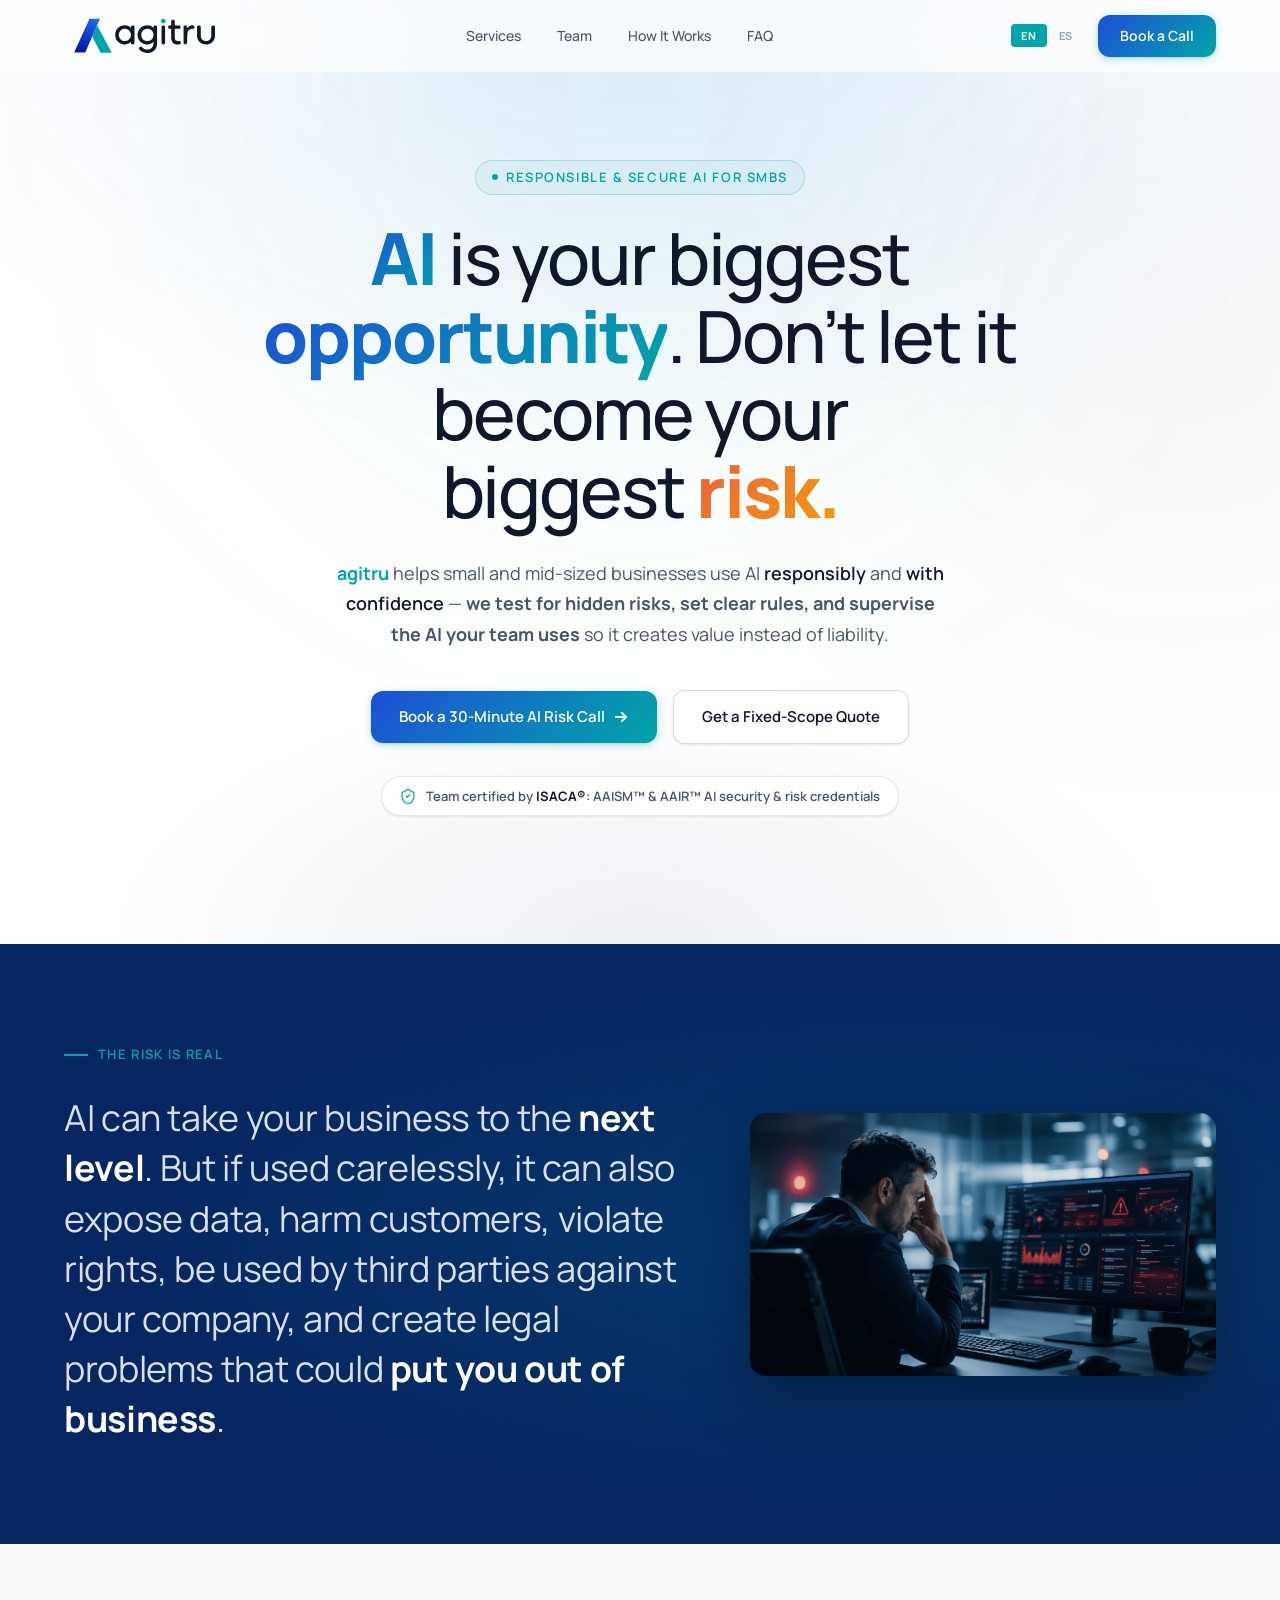
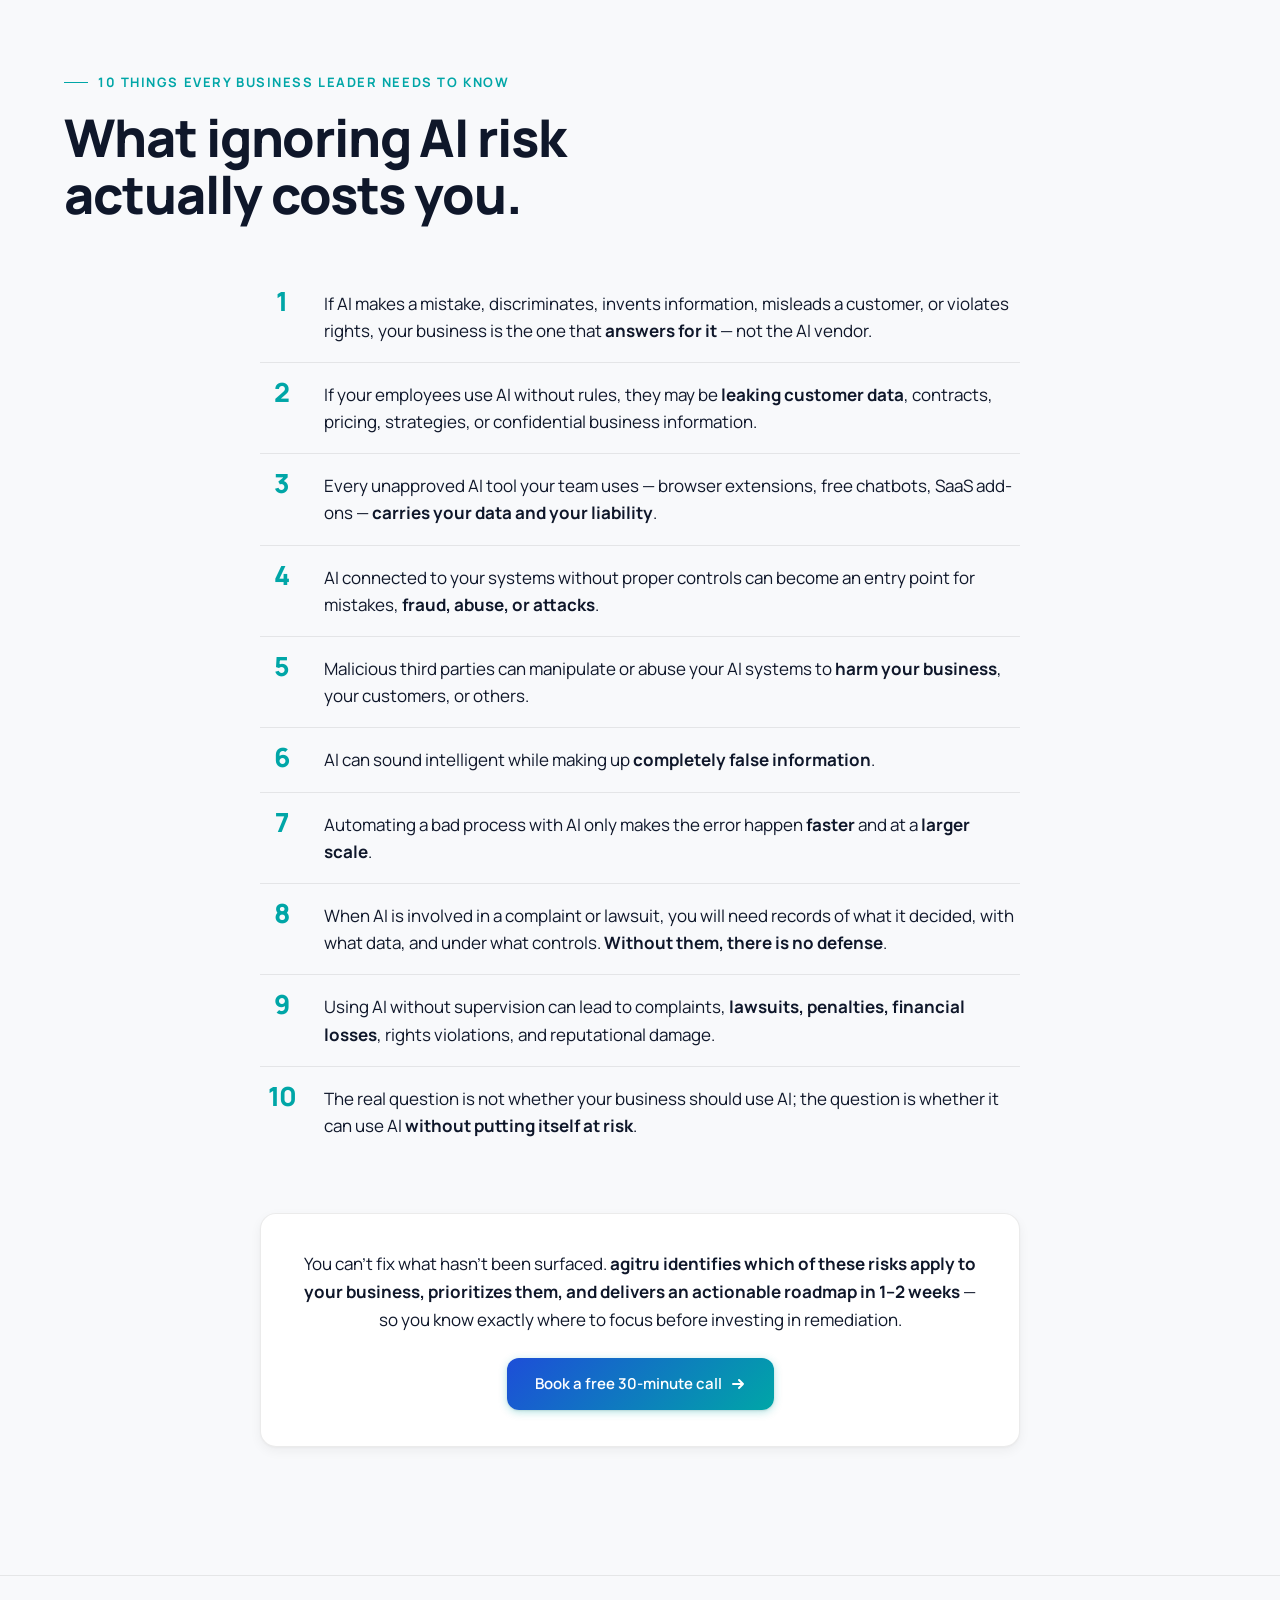
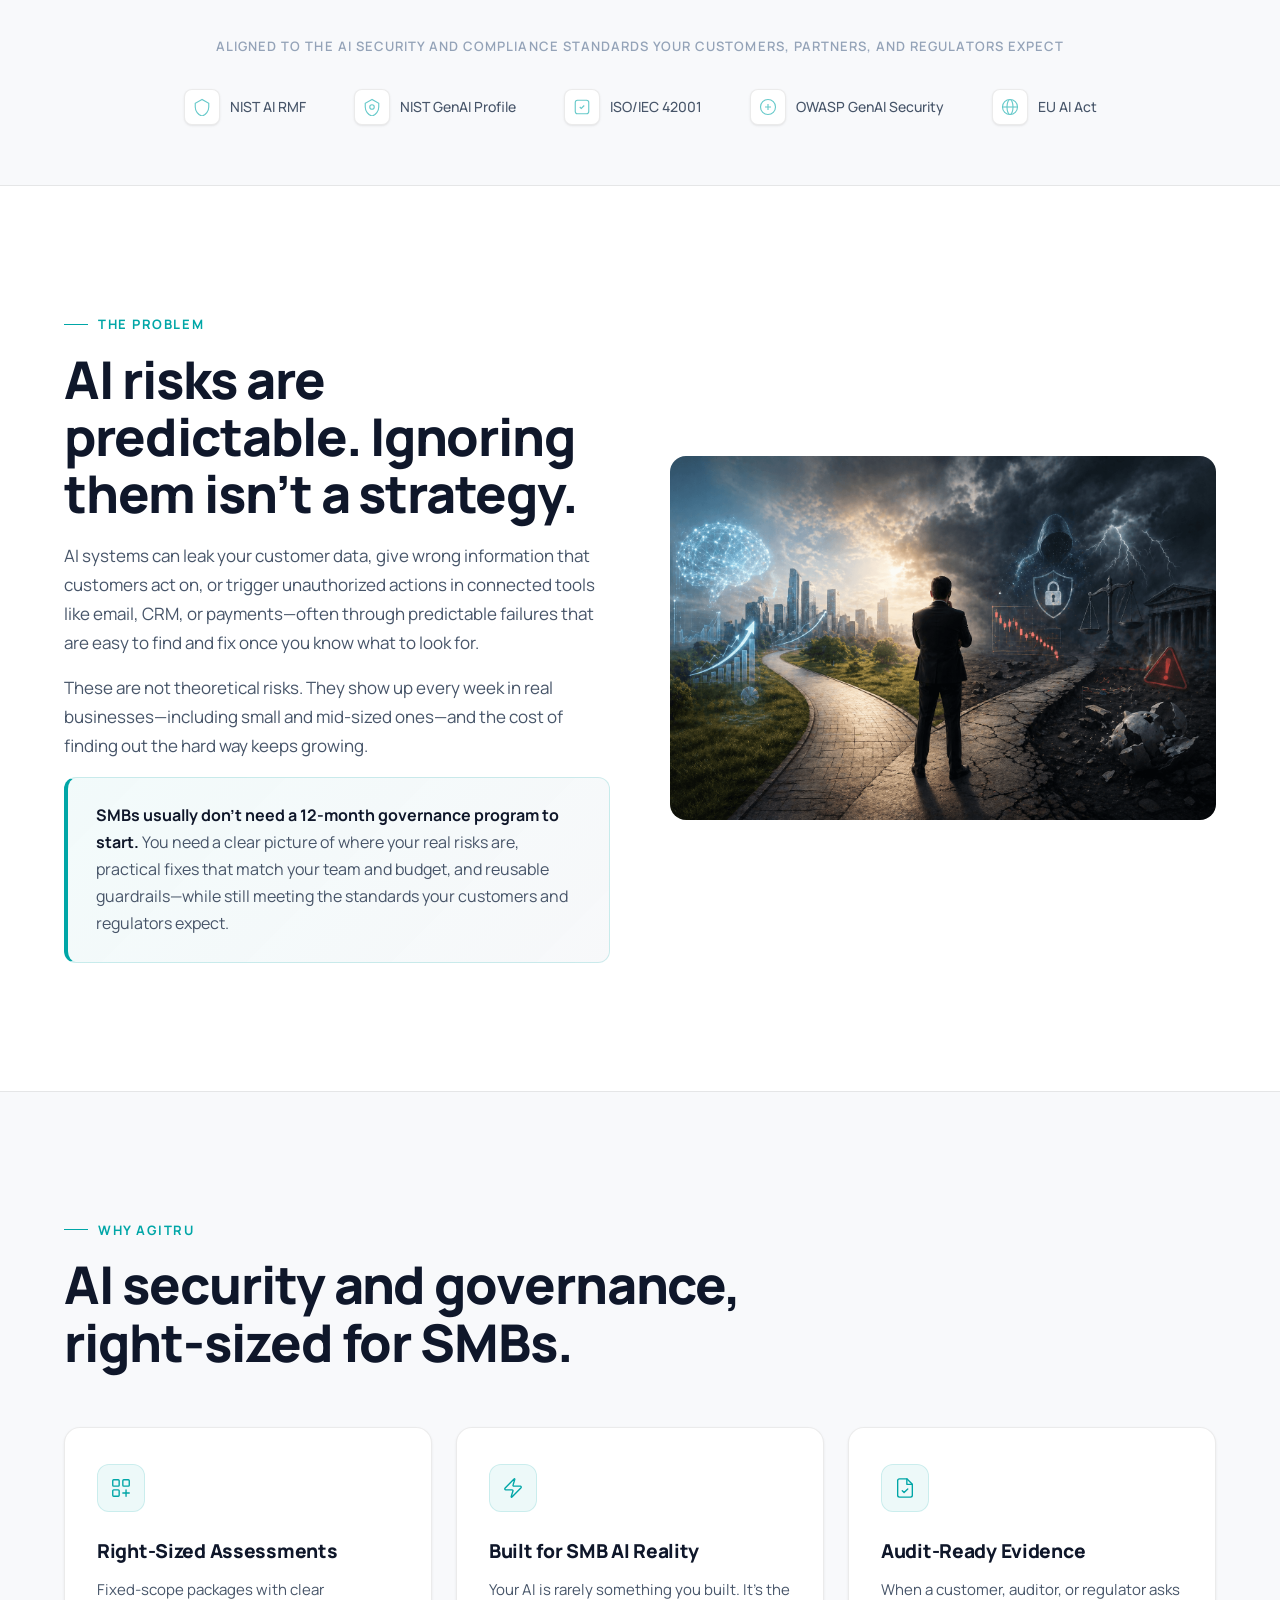
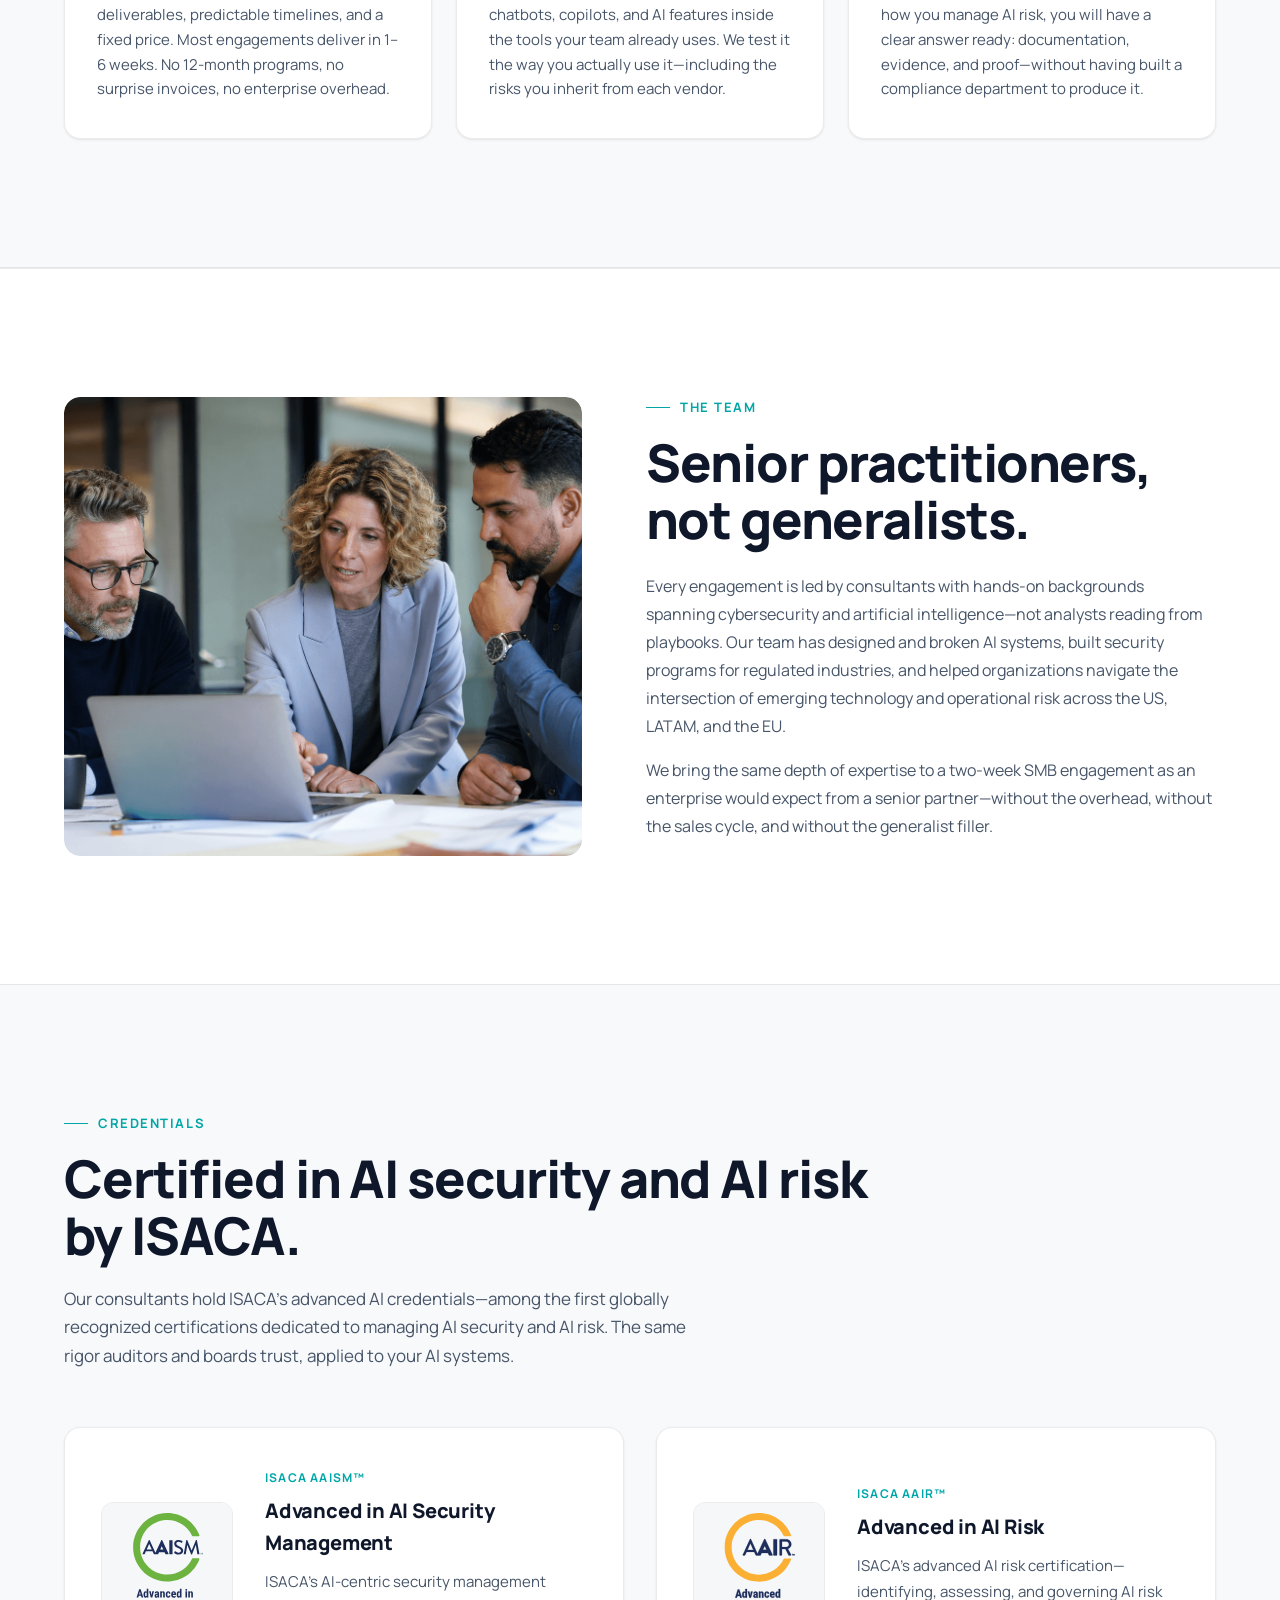
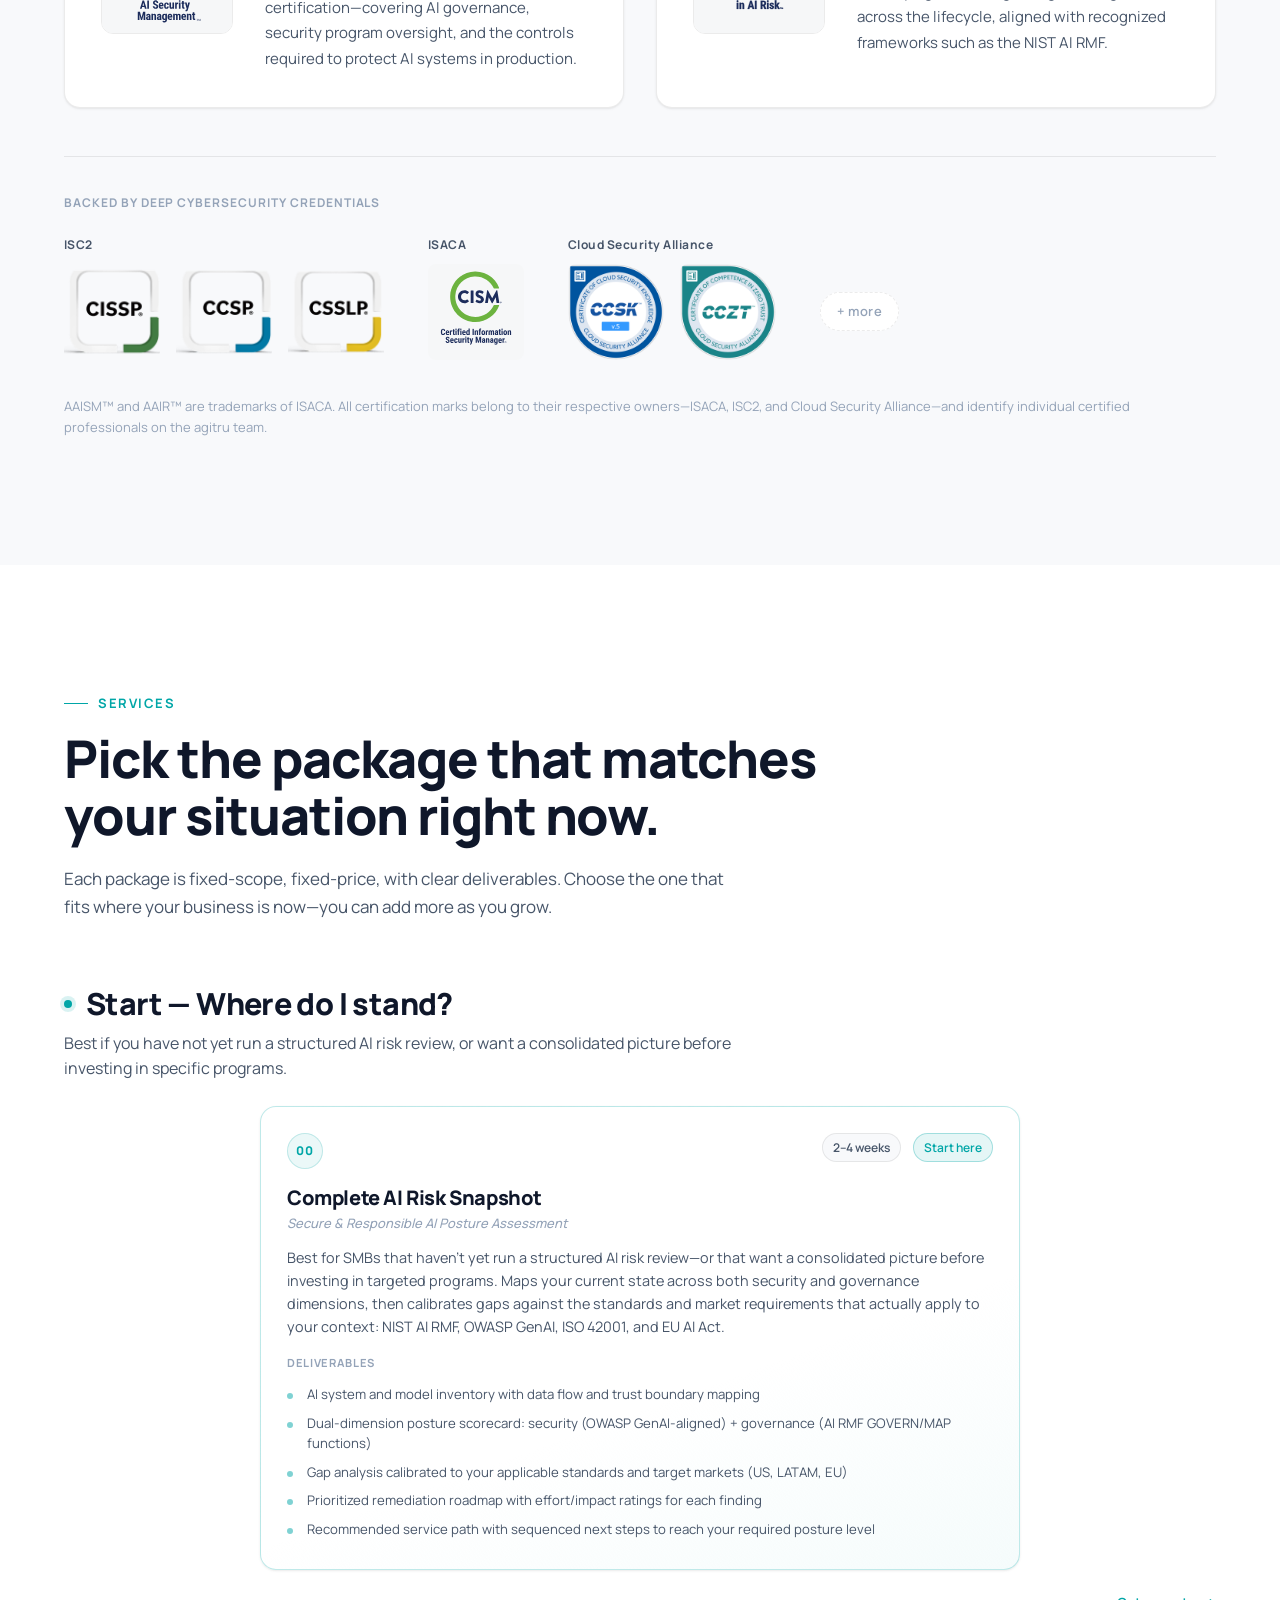
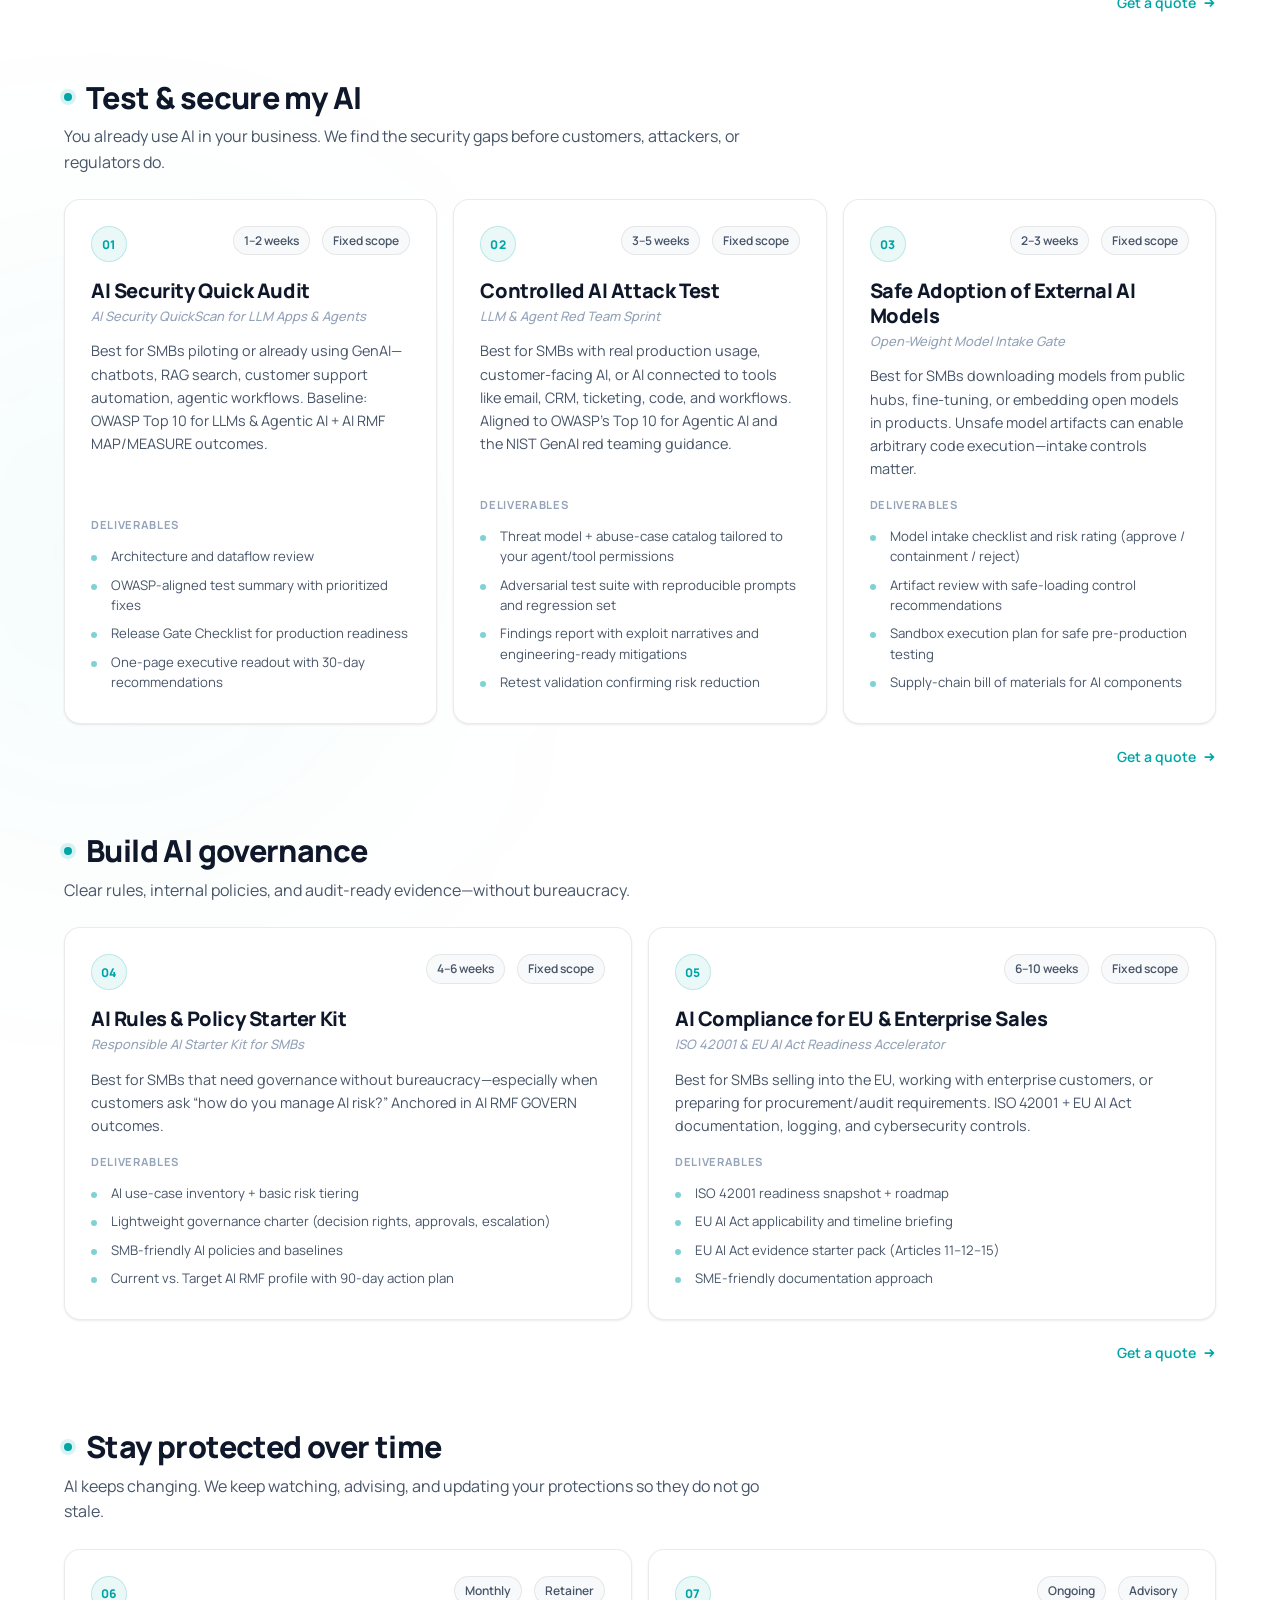
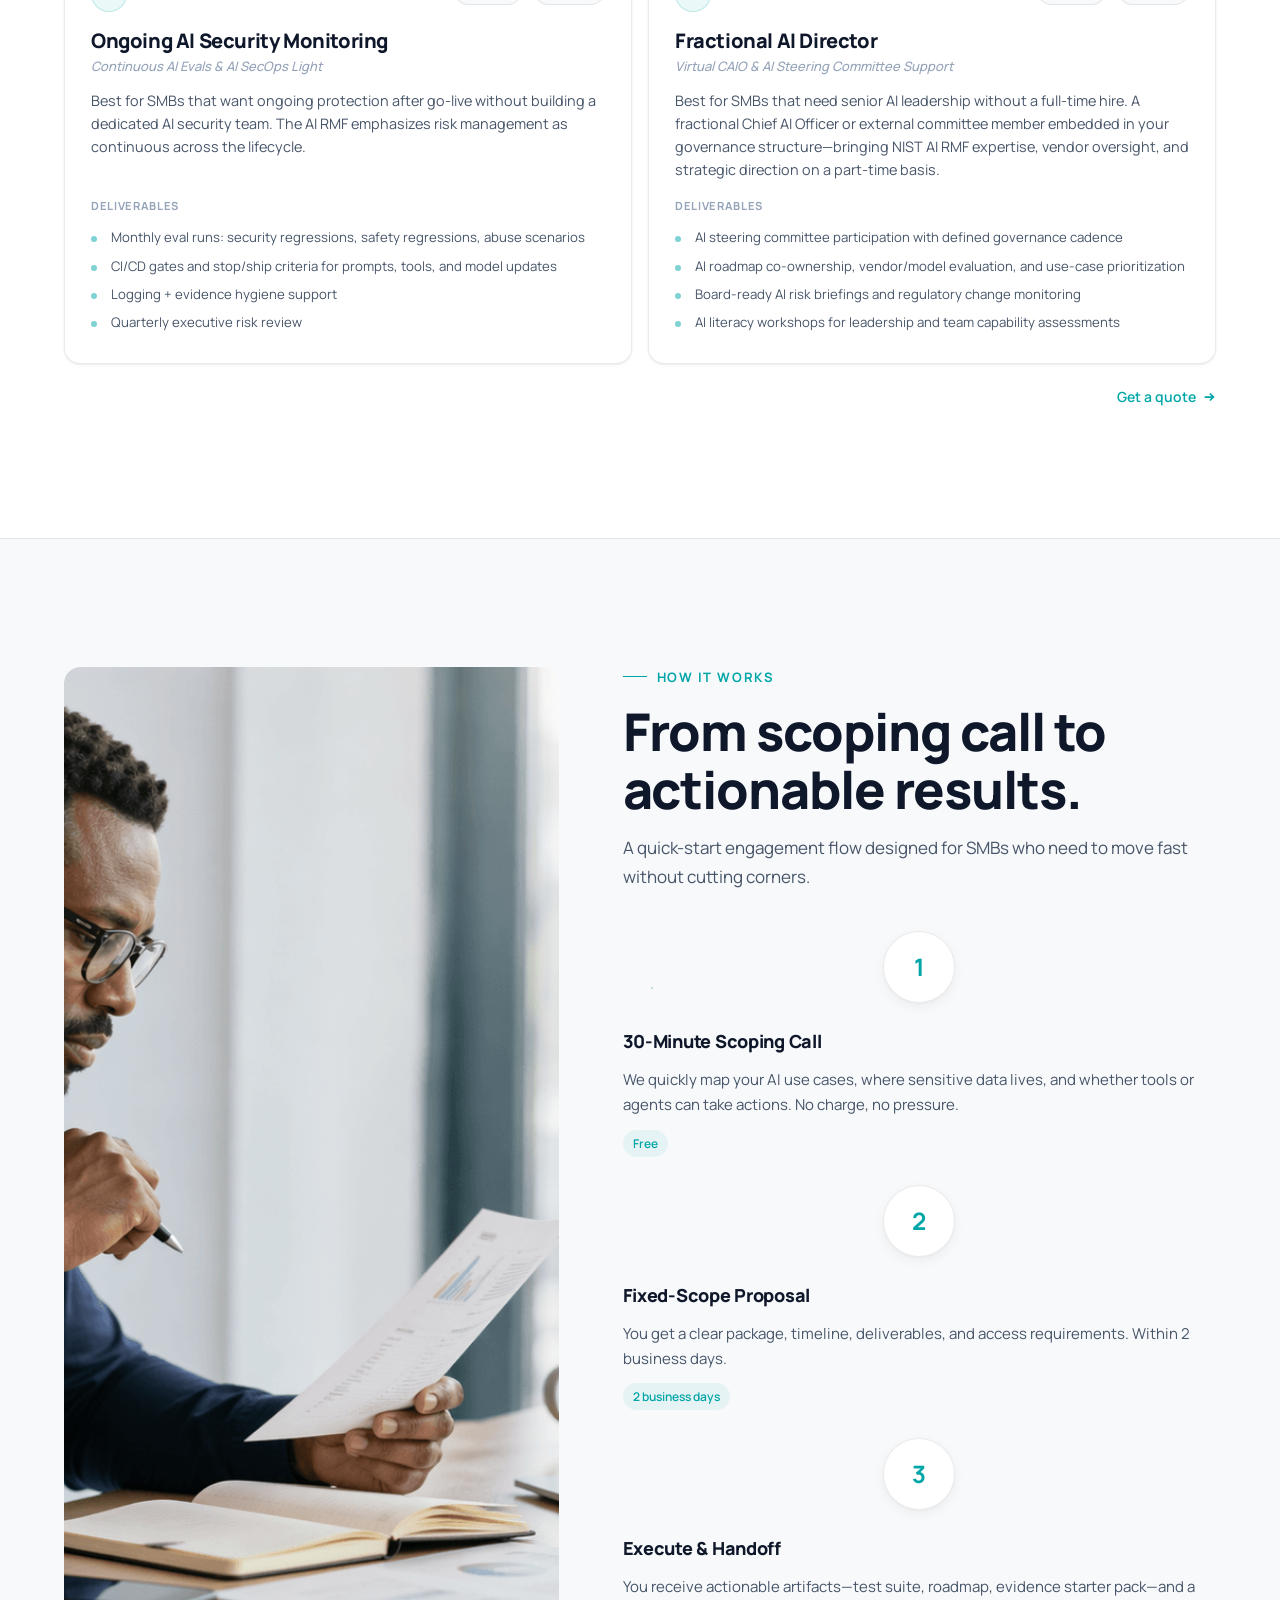
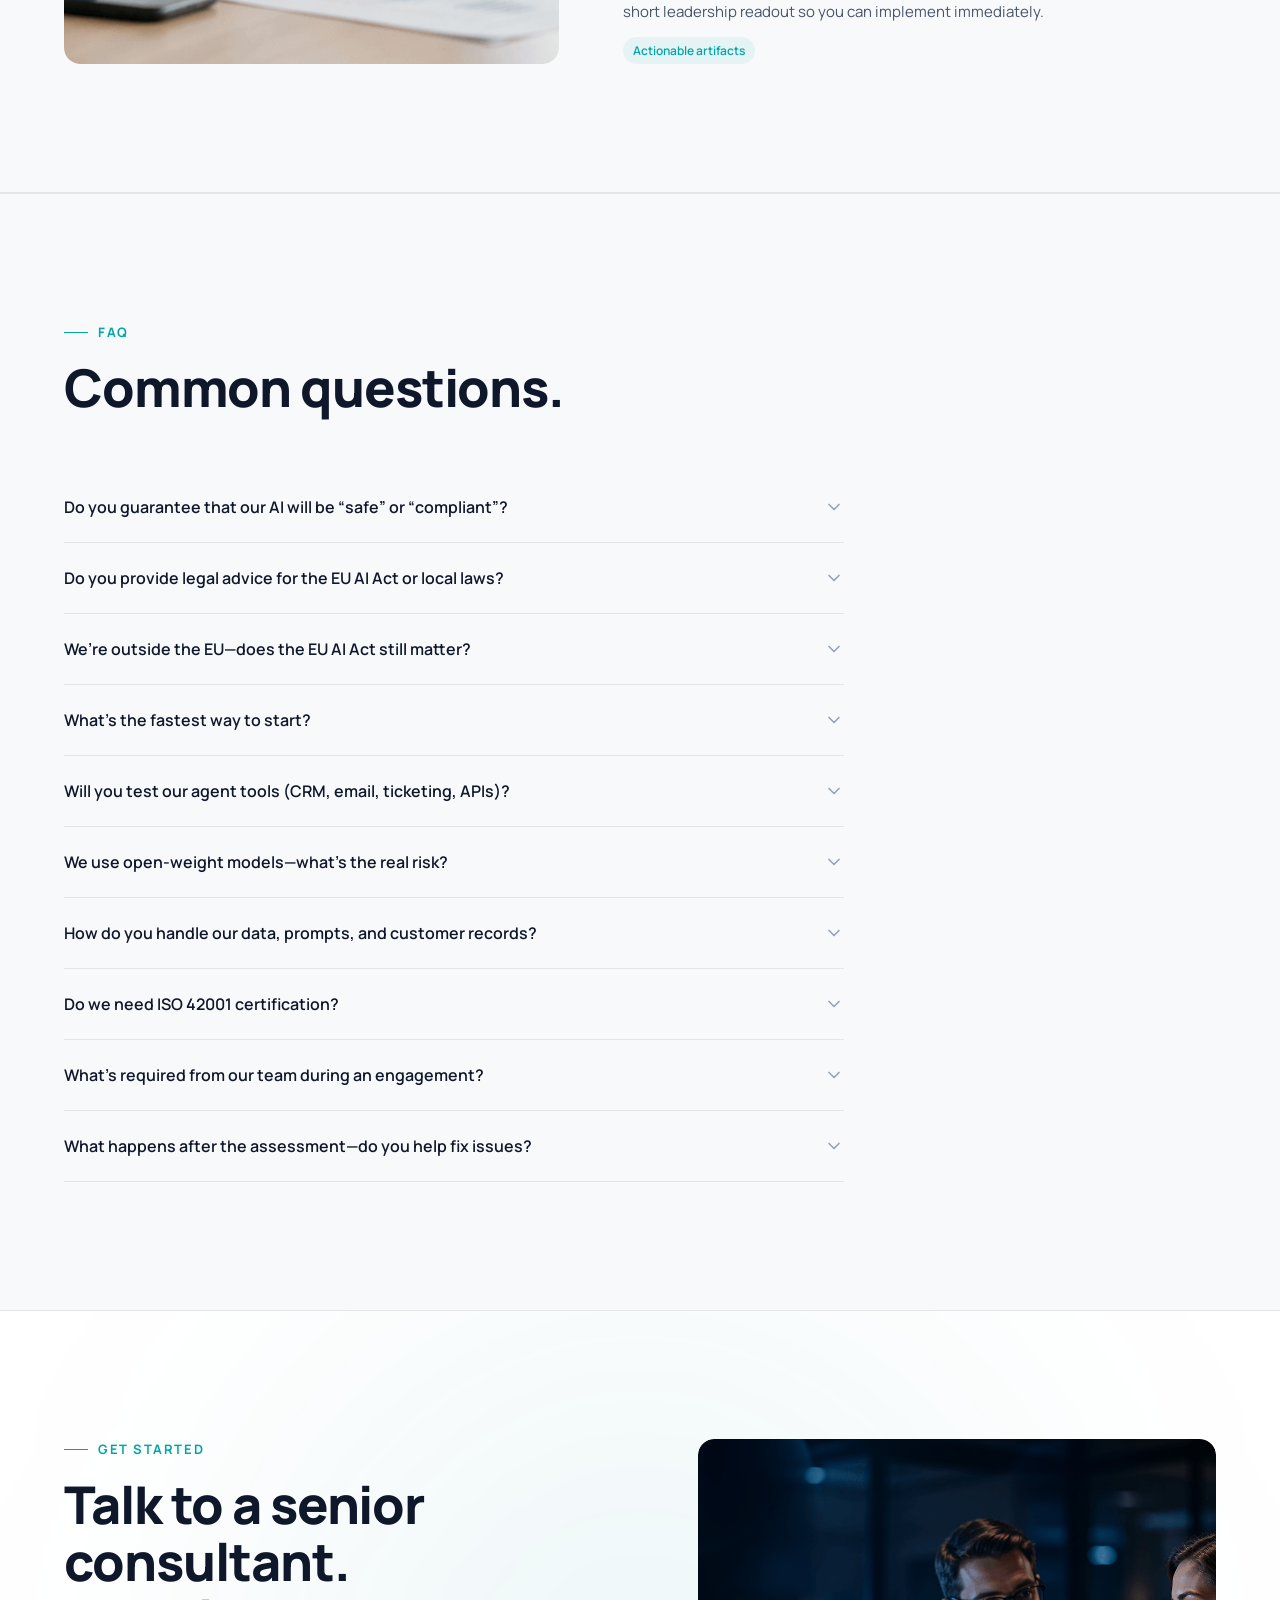
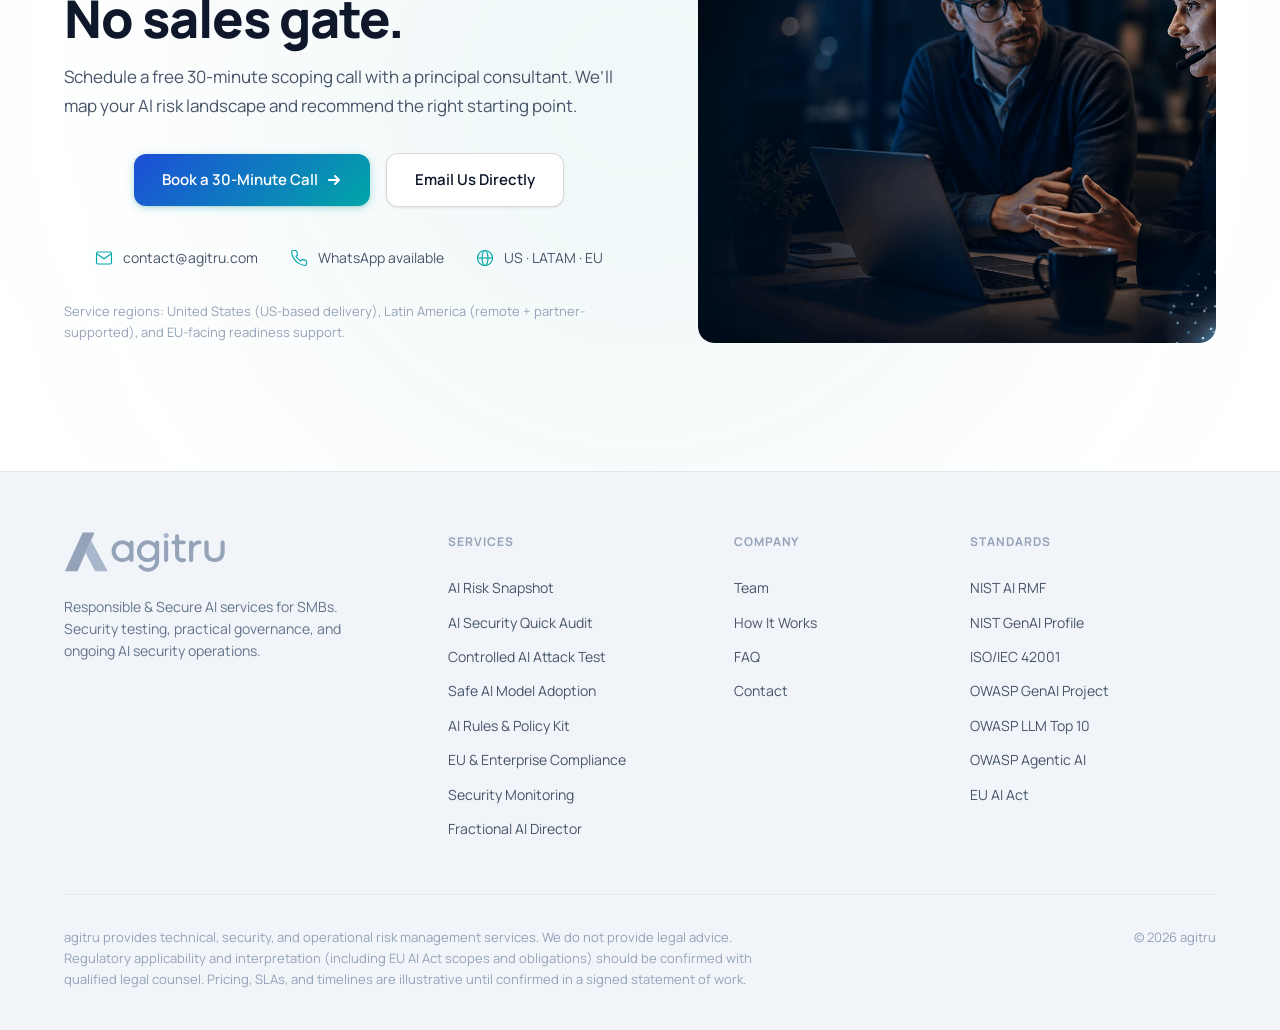
<file: index.html>
<!DOCTYPE html>
<html lang="en">
<head>
  <meta charset="UTF-8">
  <meta name="viewport" content="width=device-width, initial-scale=1.0">
  <title>Responsible & Secure AI for SMBs | AI Security Testing, Governance, AI SecOps | agitru</title>
  <meta name="description" content="Responsible & Secure AI services for SMBs: OWASP GenAI-aligned LLM & agentic AI red teaming, open-weight model intake, NIST AI RMF & ISO 42001 governance, EU AI Act readiness, secure AI DevSecOps, and monthly continuous evals.">
  <meta name="keywords" content="Responsible AI for SMBs, LLM security testing, AI governance consulting, ISO 42001 readiness, EU AI Act readiness for SMBs">
  <meta name="robots" content="index, follow">
  <meta name="author" content="agitru">
  <link rel="canonical" href="https://agitru.com/">
  <link rel="alternate" hreflang="en" href="https://agitru.com/">
  <link rel="alternate" hreflang="es" href="https://agitru.com/es/">
  <link rel="alternate" hreflang="x-default" href="https://agitru.com/">

  <!-- Open Graph -->
  <meta property="og:type" content="website">
  <meta property="og:url" content="https://agitru.com/">
  <meta property="og:site_name" content="agitru">
  <meta property="og:title" content="agitru — Responsible & Secure AI for SMBs">
  <meta property="og:description" content="AI security testing, practical governance, and ongoing AI security operations for small and mid-sized businesses. OWASP, NIST AI RMF, ISO 42001, and EU AI Act aligned.">
  <meta property="og:image" content="https://agitru.com/images/og-image.png">
  <meta property="og:locale" content="en_US">
  <meta property="og:locale:alternate" content="es_ES">

  <!-- Twitter Card -->
  <meta name="twitter:card" content="summary_large_image">
  <meta name="twitter:title" content="agitru — Responsible & Secure AI for SMBs">
  <meta name="twitter:description" content="AI security testing, practical governance, and ongoing AI security operations for SMBs. Aligned to OWASP, NIST AI RMF, ISO 42001, and EU AI Act.">
  <meta name="twitter:image" content="https://agitru.com/images/og-image.png">

  <link rel="preconnect" href="https://fonts.googleapis.com">
  <link rel="preconnect" href="https://fonts.gstatic.com" crossorigin>
  <link href="https://fonts.googleapis.com/css2?family=Manrope:wght@300..800&display=swap" rel="stylesheet">
  <link rel="icon" type="image/x-icon" href="favicon/favicon.ico">
  <link rel="icon" type="image/png" sizes="16x16" href="favicon/favicon-16x16.png">
  <link rel="icon" type="image/png" sizes="32x32" href="favicon/favicon-32x32.png">
  <link rel="apple-touch-icon" sizes="180x180" href="favicon/apple-touch-icon.png">
  <link rel="manifest" href="favicon/site.webmanifest">
  <meta name="theme-color" content="#062661">
  <link rel="stylesheet" href="style.css">
</head>
<body>

  <!-- Background grid -->
  <div class="bg-grid" aria-hidden="true"></div>

  <!-- Navigation -->
  <nav class="nav" id="nav">
    <div class="nav-inner">
      <a href="#" class="nav-logo">
        <img src="agitru.svg" alt="agitru" class="nav-logo-img">
      </a>
      <div class="nav-links">
        <a href="#services" data-i18n="nav.services">Services</a>
        <a href="#team" data-i18n="nav.team">Team</a>
        <a href="#how-it-works" data-i18n="nav.how">How It Works</a>
        <a href="#faq" data-i18n="nav.faq">FAQ</a>
      </div>
      <div class="nav-cta">
        <div class="lang-toggle">
          <button class="lang-btn active" data-lang="en">EN</button>
          <button class="lang-btn" data-lang="es">ES</button>
        </div>
        <a href="#contact" class="btn btn-primary" data-i18n="nav.cta">Book a Call</a>
      </div>
      <button class="nav-mobile-toggle" id="mobileToggle" aria-label="Toggle menu">
        <span></span>
      </button>
    </div>
  </nav>

  <!-- Mobile Menu -->
  <div class="mobile-menu" id="mobileMenu">
    <a href="#services" data-i18n="nav.services">Services</a>
    <a href="#team" data-i18n="nav.team">Team</a>
    <a href="#how-it-works" data-i18n="nav.how">How It Works</a>
    <a href="#faq" data-i18n="nav.faq">FAQ</a>
    <a href="#contact" data-i18n="mobile.contact">Contact</a>
    <a href="#contact" class="btn btn-primary" data-i18n="mobile.cta">Book a Call</a>
    <div class="lang-toggle lang-toggle--mobile">
      <button class="lang-btn" data-lang="en">EN</button>
      <button class="lang-btn" data-lang="es">ES</button>
    </div>
  </div>

  <!-- Hero -->
  <section class="hero" id="hero">
    <div class="bg-orb bg-orb--hero-1" aria-hidden="true"></div>
    <div class="bg-orb bg-orb--hero-2" aria-hidden="true"></div>
    <div class="container">
      <div class="hero-content">
        <div class="hero-pretitle reveal">
          <span class="dot"></span>
          <span data-i18n="hero.pretitle">Responsible &amp; Secure AI for SMBs</span>
        </div>
        <h1 class="hero-headline reveal reveal-delay-1">
          <span data-i18n="hero.headline.pre"></span><span class="gradient-text" data-i18n="hero.headline.ai">AI</span><span data-i18n="hero.headline.p1"> is your biggest </span><span class="gradient-text" data-i18n="hero.headline.opp">opportunity</span><span data-i18n="hero.headline.p2">. Don&rsquo;t let it become your biggest&nbsp;</span><span class="alert-text" data-i18n="hero.headline.risk">risk.</span>
        </h1>
        <p class="hero-sub reveal reveal-delay-2">
          <span class="hero-brand" data-i18n="hero.sub.brand">agitru</span><span data-i18n="hero.sub.mid"> helps small and mid-sized businesses use AI </span><span class="hero-hl" data-i18n="hero.sub.resp">responsibly</span><span data-i18n="hero.sub.and"> and </span><span class="hero-hl" data-i18n="hero.sub.conf">with confidence</span><span data-i18n="hero.sub.through"> &mdash;&nbsp;</span><strong data-i18n="hero.sub.strong">we test for hidden risks, set clear rules, and supervise the AI your team uses</strong><span data-i18n="hero.sub.post"> so it creates value instead of liability.</span>
        </p>
        <div class="hero-ctas reveal reveal-delay-3">
          <a href="#contact" class="btn btn-primary">
            <span data-i18n="hero.cta1">Book a 30-Minute AI Risk Call</span>
            <svg viewBox="0 0 16 16" fill="none" stroke="currentColor" stroke-width="2" stroke-linecap="round" stroke-linejoin="round"><path d="M3 8h10M9 4l4 4-4 4"/></svg>
          </a>
          <a href="#contact" class="btn btn-secondary" data-i18n="hero.cta2">Get a Fixed-Scope Quote</a>
        </div>
        <div class="hero-creds reveal reveal-delay-4">
          <svg viewBox="0 0 24 24" fill="none" stroke="currentColor" stroke-width="1.8" stroke-linecap="round" stroke-linejoin="round"><path d="M12 2L3 7v5c0 5.55 3.84 10.74 9 12 5.16-1.26 9-6.45 9-12V7l-9-5z"/><path d="M9 12l2 2 4-4"/></svg>
          <span><span data-i18n="hero.creds.pre">Team certified by </span><strong>ISACA&reg;</strong><span data-i18n="hero.creds.post">: AAISM&trade; &amp; AAIR&trade; AI security &amp; risk credentials</span></span>
        </div>
      </div>
    </div>
  </section>

  <!-- AI Warning Banner -->
  <section class="ai-warning">
    <div class="container">
      <div class="ai-warning-grid">
        <div class="ai-warning-text">
          <div class="ai-warning-pretitle reveal">The Risk Is Real</div>
          <p class="ai-warning-headline reveal reveal-delay-1">AI can take your business to the <strong>next level</strong>. But if used carelessly, it can also expose data, harm customers, violate rights, be used by third parties against your company, and create legal problems that could <strong>put you out of business</strong>.</p>
        </div>
        <div class="ai-warning-image reveal reveal-delay-2">
          <img src="images/risk.png" alt="AI risk and security challenges for businesses">
        </div>
      </div>
    </div>
  </section>

  <!-- Decalogue -->
  <section class="decalogue">
    <div class="container">
      <div class="section-pretitle reveal">10 Things Every Business Leader Needs to Know</div>
      <h2 class="section-title reveal reveal-delay-1">What ignoring AI risk<br>actually costs you.</h2>
      <ol class="decalogue-list reveal">
        <li>If AI makes a mistake, discriminates, invents information, misleads a customer, or violates rights, your business is the one that <strong>answers for it</strong> &mdash; not the AI vendor.</li>
        <li>If your employees use AI without rules, they may be <strong>leaking customer data</strong>, contracts, pricing, strategies, or confidential business information.</li>
        <li>Every unapproved AI tool your team uses &mdash; browser extensions, free chatbots, SaaS add-ons &mdash; <strong>carries your data and your liability</strong>.</li>
        <li>AI connected to your systems without proper controls can become an entry point for mistakes, <strong>fraud, abuse, or attacks</strong>.</li>
        <li>Malicious third parties can manipulate or abuse your AI systems to <strong>harm your business</strong>, your customers, or others.</li>
        <li>AI can sound intelligent while making up <strong>completely false information</strong>.</li>
        <li>Automating a bad process with AI only makes the error happen <strong>faster</strong> and at a <strong>larger scale</strong>.</li>
        <li>When AI is involved in a complaint or lawsuit, you will need records of what it decided, with what data, and under what controls. <strong>Without them, there is no defense</strong>.</li>
        <li>Using AI without supervision can lead to complaints, <strong>lawsuits, penalties, financial losses</strong>, rights violations, and reputational damage.</li>
        <li>The real question is not whether your business should use AI; the question is whether it can use AI <strong>without putting itself at risk</strong>.</li>
      </ol>

      <div class="decalogue-close reveal">
        <p>You can&rsquo;t fix what hasn&rsquo;t been surfaced. <strong>agitru identifies which of these risks apply to your business, prioritizes them, and delivers an actionable roadmap in 1&ndash;2 weeks</strong> &mdash; so you know exactly where to focus before investing in remediation.</p>
        <a href="#contact" class="btn btn-primary">
          <span>Book a free 30-minute call</span>
          <svg viewBox="0 0 16 16" fill="none" stroke="currentColor" stroke-width="2" stroke-linecap="round" stroke-linejoin="round"><path d="M3 8h10M9 4l4 4-4 4"/></svg>
        </a>
      </div>
    </div>
  </section>

  <!-- Trust Bar -->
  <section class="trust-bar">
    <div class="container">
      <p class="trust-bar-label reveal" data-i18n="trust.label">Aligned to the AI security and compliance standards your customers, partners, and regulators expect</p>
      <div class="trust-bar-items reveal reveal-delay-1">
        <div class="trust-item">
          <div class="trust-item-icon">
            <svg viewBox="0 0 24 24" fill="none" stroke="currentColor" stroke-width="1.5"><path d="M12 2L3 7v5c0 5.55 3.84 10.74 9 12 5.16-1.26 9-6.45 9-12V7l-9-5z"/></svg>
          </div>
          NIST AI RMF
        </div>
        <div class="trust-item">
          <div class="trust-item-icon">
            <svg viewBox="0 0 24 24" fill="none" stroke="currentColor" stroke-width="1.5"><path d="M12 2L3 7v5c0 5.55 3.84 10.74 9 12 5.16-1.26 9-6.45 9-12V7l-9-5z"/><circle cx="12" cy="12" r="3"/></svg>
          </div>
          NIST GenAI Profile
        </div>
        <div class="trust-item">
          <div class="trust-item-icon">
            <svg viewBox="0 0 24 24" fill="none" stroke="currentColor" stroke-width="1.5"><rect x="3" y="3" width="18" height="18" rx="3"/><path d="M9 12l2 2 4-4"/></svg>
          </div>
          ISO/IEC 42001
        </div>
        <div class="trust-item">
          <div class="trust-item-icon">
            <svg viewBox="0 0 24 24" fill="none" stroke="currentColor" stroke-width="1.5"><path d="M12 22c5.523 0 10-4.477 10-10S17.523 2 12 2 2 6.477 2 12s4.477 10 10 10z"/><path d="M8 12h8M12 8v8"/></svg>
          </div>
          OWASP GenAI Security
        </div>
        <div class="trust-item">
          <div class="trust-item-icon">
            <svg viewBox="0 0 24 24" fill="none" stroke="currentColor" stroke-width="1.5"><circle cx="12" cy="12" r="10"/><path d="M2 12h20"/><ellipse cx="12" cy="12" rx="4" ry="10"/></svg>
          </div>
          EU AI Act
        </div>
      </div>
    </div>
  </section>

  <!-- Problem / Positioning -->
  <section class="problem">
    <div class="container">
      <div class="problem-grid">
        <div class="problem-left reveal">
          <div class="section-pretitle" data-i18n="problem.pretitle">The Problem</div>
          <h2 class="section-title" data-i18n="problem.title">AI risks are predictable. Ignoring them isn&rsquo;t a strategy.</h2>
          <p data-i18n="problem.p1">
            AI systems can leak your customer data, give wrong information that customers act on, or trigger unauthorized actions in connected tools like email, CRM, or payments&mdash;often through predictable failures that are easy to find and fix once you know what to look for.
          </p>
          <p data-i18n="problem.p2">
            These are not theoretical risks. They show up every week in real businesses&mdash;including small and mid-sized ones&mdash;and the cost of finding out the hard way keeps growing.
          </p>
          <div class="problem-highlight">
            <strong data-i18n="problem.hl.bold">SMBs usually don&rsquo;t need a 12-month governance program to start.</strong><span data-i18n="problem.hl.text"> You need a clear picture of where your real risks are, practical fixes that match your team and budget, and reusable guardrails&mdash;while still meeting the standards your customers and regulators expect.</span>
          </div>
        </div>
        <div class="problem-right reveal reveal-delay-2">
          <img src="images/risk_ways.png" alt="A business leader at the crossroads between the prosperous path of well-managed AI and the path of operational, legal, and reputational ruin" class="problem-img">
        </div>
      </div>
    </div>
  </section>

  <!-- Value Propositions -->
  <section class="values" id="values">
    <div class="container">
      <div class="section-pretitle reveal" data-i18n="values.pretitle">Why agitru</div>
      <h2 class="section-title reveal reveal-delay-1"><span data-i18n="values.title.1">AI security and governance,</span><br><span data-i18n="values.title.2">right-sized for SMBs.</span></h2>
      <div class="values-grid">
        <div class="value-card reveal reveal-delay-1">
          <div class="value-card-icon">
            <svg viewBox="0 0 24 24" fill="none" stroke="currentColor" stroke-width="1.5" stroke-linecap="round" stroke-linejoin="round"><rect x="3" y="3" width="7" height="7" rx="1"/><rect x="14" y="3" width="7" height="7" rx="1"/><rect x="3" y="14" width="7" height="7" rx="1"/><path d="M17.5 14v7M14 17.5h7"/></svg>
          </div>
          <h3 data-i18n="values.c1.title">Right-Sized Assessments</h3>
          <p data-i18n="values.c1.desc">Fixed-scope packages with clear deliverables, predictable timelines, and a fixed price. Most engagements deliver in 1&ndash;6 weeks. No 12-month programs, no surprise invoices, no enterprise overhead.</p>
        </div>
        <div class="value-card reveal reveal-delay-2">
          <div class="value-card-icon">
            <svg viewBox="0 0 24 24" fill="none" stroke="currentColor" stroke-width="1.5" stroke-linecap="round" stroke-linejoin="round"><path d="M4 14a1 1 0 0 1-.78-1.63l9.9-10.2a.5.5 0 0 1 .86.46l-1.92 6.02A1 1 0 0 0 13 10h7a1 1 0 0 1 .78 1.63l-9.9 10.2a.5.5 0 0 1-.86-.46l1.92-6.02A1 1 0 0 0 11 14z"/></svg>
          </div>
          <h3 data-i18n="values.c2.title">Built for SMB AI Reality</h3>
          <p data-i18n="values.c2.desc">Your AI is rarely something you built. It&rsquo;s the chatbots, copilots, and AI features inside the tools your team already uses. We test it the way you actually use it&mdash;including the risks you inherit from each vendor.</p>
        </div>
        <div class="value-card reveal reveal-delay-3">
          <div class="value-card-icon">
            <svg viewBox="0 0 24 24" fill="none" stroke="currentColor" stroke-width="1.5" stroke-linecap="round" stroke-linejoin="round"><path d="M14 2H6a2 2 0 0 0-2 2v16a2 2 0 0 0 2 2h12a2 2 0 0 0 2-2V8z"/><path d="M14 2v6h6"/><path d="M9 15l2 2 4-4"/></svg>
          </div>
          <h3 data-i18n="values.c3.title">Audit-Ready Evidence</h3>
          <p data-i18n="values.c3.desc">When a customer, auditor, or regulator asks how you manage AI risk, you will have a clear answer ready: documentation, evidence, and proof&mdash;without having built a compliance department to produce it.</p>
        </div>
      </div>
    </div>
  </section>

  <!-- Team -->
  <section class="team" id="team">
    <div class="container">
      <div class="team-inner">
        <div class="team-image reveal">
          <img src="images/team.png" alt="agitru team" class="team-img">
        </div>
        <div class="team-right">
          <div class="team-text reveal">
            <div class="section-pretitle" data-i18n="team.pretitle">The Team</div>
            <h2 class="section-title"><span data-i18n="team.title.1">Senior practitioners,</span><br><span data-i18n="team.title.2">not generalists.</span></h2>
            <p data-i18n="team.p1">
              Every engagement is led by consultants with hands-on backgrounds spanning cybersecurity and artificial intelligence&mdash;not analysts reading from playbooks. Our team has designed and broken AI systems, built security programs for regulated industries, and helped organizations navigate the intersection of emerging technology and operational risk across the US, LATAM, and the EU.
            </p>
            <p data-i18n="team.p2">
              We bring the same depth of expertise to a two-week SMB engagement as an enterprise would expect from a senior partner&mdash;without the overhead, without the sales cycle, and without the generalist filler.
            </p>
          </div>
        </div>
      </div>
    </div>
  </section>

  <!-- Credentials -->
  <section class="credentials" id="credentials">
    <div class="container">
      <div class="section-pretitle reveal" data-i18n="creds.pretitle">Credentials</div>
      <h2 class="section-title reveal reveal-delay-1"><span data-i18n="creds.title.1">Certified in AI security and AI risk</span><br><span data-i18n="creds.title.2">by ISACA.</span></h2>
      <p class="section-desc reveal reveal-delay-2" data-i18n="creds.desc">
        Our consultants hold ISACA&rsquo;s advanced AI credentials&mdash;among the first globally recognized certifications dedicated to managing AI security and AI risk. The same rigor auditors and boards trust, applied to your AI systems.
      </p>
      <div class="creds-grid">
        <div class="cred-card reveal reveal-delay-1">
          <div class="cred-badge">
            <img src="images/aaism-badge.svg" alt="ISACA AAISM certification badge — Advanced in AI Security Management" width="132" height="132" loading="lazy">
          </div>
          <div class="cred-info">
            <span class="cred-acronym">ISACA AAISM&trade;</span>
            <h3 data-i18n="creds.aaism.name">Advanced in AI Security Management</h3>
            <p data-i18n="creds.aaism.desc">ISACA&rsquo;s AI-centric security management certification&mdash;covering AI governance, security program oversight, and the controls required to protect AI systems in production.</p>
          </div>
        </div>
        <div class="cred-card reveal reveal-delay-2">
          <div class="cred-badge">
            <img src="images/aair-badge.svg" alt="ISACA AAIR certification badge — Advanced in AI Risk" width="132" height="132" loading="lazy">
          </div>
          <div class="cred-info">
            <span class="cred-acronym">ISACA AAIR&trade;</span>
            <h3 data-i18n="creds.aair.name">Advanced in AI Risk</h3>
            <p data-i18n="creds.aair.desc">ISACA&rsquo;s advanced AI risk certification&mdash;identifying, assessing, and governing AI risk across the lifecycle, aligned with recognized frameworks such as the NIST AI RMF.</p>
          </div>
        </div>
      </div>
      <div class="creds-cyber reveal reveal-delay-3">
        <p class="creds-cyber-label" data-i18n="creds.cyber.label">Backed by deep cybersecurity credentials</p>
        <div class="cyber-groups">
          <div class="cyber-group">
            <span class="cyber-group-issuer">ISC2</span>
            <div class="cyber-badges">
              <img class="cyber-badge" src="images/cissp-badge.png" alt="ISC2 CISSP certification badge" title="Certified Information Systems Security Professional" width="96" height="96" loading="lazy">
              <img class="cyber-badge" src="images/ccsp-badge.png" alt="ISC2 CCSP certification badge" title="Certified Cloud Security Professional" width="96" height="96" loading="lazy">
              <img class="cyber-badge" src="images/csslp-badge.png" alt="ISC2 CSSLP certification badge" title="Certified Secure Software Lifecycle Professional" width="96" height="96" loading="lazy">
            </div>
          </div>
          <div class="cyber-group">
            <span class="cyber-group-issuer">ISACA</span>
            <div class="cyber-badges">
              <img class="cyber-badge" src="images/cism-badge.svg" alt="ISACA CISM certification badge" title="Certified Information Security Manager" width="96" height="96" loading="lazy">
            </div>
          </div>
          <div class="cyber-group">
            <span class="cyber-group-issuer">Cloud Security Alliance</span>
            <div class="cyber-badges">
              <img class="cyber-badge" src="images/ccsk-badge.png" alt="Cloud Security Alliance CCSK certification badge" title="Certificate of Cloud Security Knowledge" width="96" height="96" loading="lazy">
              <img class="cyber-badge" src="images/cczt-badge.png" alt="Cloud Security Alliance CCZT certification badge" title="Certificate of Competence in Zero Trust" width="96" height="96" loading="lazy">
            </div>
          </div>
          <div class="cyber-group">
            <span class="cyber-group-issuer">&nbsp;</span>
            <div class="cyber-badges">
              <span class="cyber-chip cyber-chip--more" data-i18n="creds.cyber.more">+ more</span>
            </div>
          </div>
        </div>
      </div>
      <p class="creds-note reveal reveal-delay-4" data-i18n="creds.note">AAISM&trade; and AAIR&trade; are trademarks of ISACA. All certification marks belong to their respective owners&mdash;ISACA, ISC2, and Cloud Security Alliance&mdash;and identify individual certified professionals on the agitru team.</p>
    </div>
  </section>

  <!-- Services -->
  <section class="services" id="services">
    <div class="bg-orb bg-orb--services" aria-hidden="true"></div>
    <div class="container">
      <div class="section-pretitle reveal" data-i18n="services.pretitle">Services</div>
      <h2 class="section-title reveal reveal-delay-1"><span data-i18n="services.title.1">Pick the package that matches</span><br><span data-i18n="services.title.2">your situation right now.</span></h2>
      <p class="services-intro reveal reveal-delay-2" data-i18n="services.intro">
        Each package is fixed-scope, fixed-price, with clear deliverables. Choose the one that fits where your business is now&mdash;you can add more as you grow.
      </p>
      <!-- Category 1: Start -->
      <div class="services-category reveal">
        <div class="services-category-header">
          <h3 class="services-category-title">Start &mdash; Where do I stand?</h3>
          <p class="services-category-desc">Best if you have not yet run a structured AI risk review, or want a consolidated picture before investing in specific programs.</p>
        </div>
        <div class="services-grid services-grid--single">

          <!-- Service 0 -->
          <div class="service-card service-card--gateway">
            <div class="service-card-header">
              <div class="service-card-number">00</div>
              <div class="service-card-meta">
                <span class="service-card-badge" data-i18n="s0.b1">2&ndash;4 weeks</span>
                <span class="service-card-badge service-card-badge--accent" data-i18n="s0.b2">Start here</span>
              </div>
            </div>
            <h3 data-i18n="s0.title">Complete AI Risk Snapshot</h3>
            <p class="service-card-subtitle">Secure &amp; Responsible AI Posture Assessment</p>
            <p class="service-card-desc" data-i18n="s0.desc">Best for SMBs that haven&rsquo;t yet run a structured AI risk review&mdash;or that want a consolidated picture before investing in targeted programs. Maps your current state across both security and governance dimensions, then calibrates gaps against the standards and market requirements that actually apply to your context: NIST AI RMF, OWASP GenAI, ISO 42001, and EU AI Act.</p>
            <div class="service-card-deliverables">
              <h4 data-i18n="services.deliverables">Deliverables</h4>
              <ul>
                <li data-i18n="s0.d1">AI system and model inventory with data flow and trust boundary mapping</li>
                <li data-i18n="s0.d2">Dual-dimension posture scorecard: security (OWASP GenAI-aligned) + governance (AI RMF GOVERN/MAP functions)</li>
                <li data-i18n="s0.d3">Gap analysis calibrated to your applicable standards and target markets (US, LATAM, EU)</li>
                <li data-i18n="s0.d4">Prioritized remediation roadmap with effort/impact ratings for each finding</li>
                <li data-i18n="s0.d5">Recommended service path with sequenced next steps to reach your required posture level</li>
              </ul>
            </div>
          </div>

        </div>
        <div class="services-category-cta">
          <a href="#contact" class="services-category-link">
            <span>Get a quote</span>
            <svg width="14" height="14" viewBox="0 0 16 16" fill="none" stroke="currentColor" stroke-width="2"><path d="M3 8h10M9 4l4 4-4 4"/></svg>
          </a>
        </div>
      </div>

      <!-- Category 2: Test & Secure -->
      <div class="services-category reveal">
        <div class="services-category-header">
          <h3 class="services-category-title">Test &amp; secure my AI</h3>
          <p class="services-category-desc">You already use AI in your business. We find the security gaps before customers, attackers, or regulators do.</p>
        </div>
        <div class="services-grid">

          <!-- Service 1 -->
          <div class="service-card">
            <div class="service-card-header">
              <div class="service-card-number">01</div>
              <div class="service-card-meta">
                <span class="service-card-badge" data-i18n="s1.b1">1&ndash;2 weeks</span>
                <span class="service-card-badge" data-i18n="s1.b2">Fixed scope</span>
              </div>
            </div>
            <h3 data-i18n="s1.title">AI Security Quick Audit</h3>
            <p class="service-card-subtitle">AI Security QuickScan for LLM Apps &amp; Agents</p>
            <p class="service-card-desc" data-i18n="s1.desc">Best for SMBs piloting or already using GenAI&mdash;chatbots, RAG search, customer support automation, agentic workflows. Baseline: OWASP Top 10 for LLMs &amp; Agentic AI + AI RMF MAP/MEASURE outcomes.</p>
            <div class="service-card-deliverables">
              <h4 data-i18n="services.deliverables">Deliverables</h4>
              <ul>
                <li data-i18n="s1.d1">Architecture and dataflow review</li>
                <li data-i18n="s1.d2">OWASP-aligned test summary with prioritized fixes</li>
                <li data-i18n="s1.d3">Release Gate Checklist for production readiness</li>
                <li data-i18n="s1.d4">One-page executive readout with 30-day recommendations</li>
              </ul>
            </div>
          </div>

          <!-- Service 2 -->
          <div class="service-card">
            <div class="service-card-header">
              <div class="service-card-number">02</div>
              <div class="service-card-meta">
                <span class="service-card-badge" data-i18n="s2.b1">3&ndash;5 weeks</span>
                <span class="service-card-badge" data-i18n="s2.b2">Fixed scope</span>
              </div>
            </div>
            <h3 data-i18n="s2.title">Controlled AI Attack Test</h3>
            <p class="service-card-subtitle">LLM &amp; Agent Red Team Sprint</p>
            <p class="service-card-desc" data-i18n="s2.desc">Best for SMBs with real production usage, customer-facing AI, or AI connected to tools like email, CRM, ticketing, code, and workflows. Aligned to OWASP&rsquo;s Top 10 for Agentic AI and the NIST GenAI red teaming guidance.</p>
            <div class="service-card-deliverables">
              <h4 data-i18n="services.deliverables">Deliverables</h4>
              <ul>
                <li data-i18n="s2.d1">Threat model + abuse-case catalog tailored to your agent/tool permissions</li>
                <li data-i18n="s2.d2">Adversarial test suite with reproducible prompts and regression set</li>
                <li data-i18n="s2.d3">Findings report with exploit narratives and engineering-ready mitigations</li>
                <li data-i18n="s2.d4">Retest validation confirming risk reduction</li>
              </ul>
            </div>
          </div>

          <!-- Service 3 -->
          <div class="service-card">
            <div class="service-card-header">
              <div class="service-card-number">03</div>
              <div class="service-card-meta">
                <span class="service-card-badge" data-i18n="s3.b1">2&ndash;3 weeks</span>
                <span class="service-card-badge" data-i18n="s3.b2">Fixed scope</span>
              </div>
            </div>
            <h3 data-i18n="s3.title">Safe Adoption of External AI Models</h3>
            <p class="service-card-subtitle">Open-Weight Model Intake Gate</p>
            <p class="service-card-desc" data-i18n="s3.desc">Best for SMBs downloading models from public hubs, fine-tuning, or embedding open models in products. Unsafe model artifacts can enable arbitrary code execution&mdash;intake controls matter.</p>
            <div class="service-card-deliverables">
              <h4 data-i18n="services.deliverables">Deliverables</h4>
              <ul>
                <li data-i18n="s3.d1">Model intake checklist and risk rating (approve / containment / reject)</li>
                <li data-i18n="s3.d2">Artifact review with safe-loading control recommendations</li>
                <li data-i18n="s3.d3">Sandbox execution plan for safe pre-production testing</li>
                <li data-i18n="s3.d4">Supply-chain bill of materials for AI components</li>
              </ul>
            </div>
          </div>

        </div>
        <div class="services-category-cta">
          <a href="#contact" class="services-category-link">
            <span>Get a quote</span>
            <svg width="14" height="14" viewBox="0 0 16 16" fill="none" stroke="currentColor" stroke-width="2"><path d="M3 8h10M9 4l4 4-4 4"/></svg>
          </a>
        </div>
      </div>

      <!-- Category 3: Build governance -->
      <div class="services-category reveal">
        <div class="services-category-header">
          <h3 class="services-category-title">Build AI governance</h3>
          <p class="services-category-desc">Clear rules, internal policies, and audit-ready evidence&mdash;without bureaucracy.</p>
        </div>
        <div class="services-grid">

          <!-- Service 4 -->
          <div class="service-card">
            <div class="service-card-header">
              <div class="service-card-number">04</div>
              <div class="service-card-meta">
                <span class="service-card-badge" data-i18n="s4.b1">4&ndash;6 weeks</span>
                <span class="service-card-badge" data-i18n="s4.b2">Fixed scope</span>
              </div>
            </div>
            <h3 data-i18n="s4.title">AI Rules &amp; Policy Starter Kit</h3>
            <p class="service-card-subtitle">Responsible AI Starter Kit for SMBs</p>
            <p class="service-card-desc" data-i18n="s4.desc">Best for SMBs that need governance without bureaucracy&mdash;especially when customers ask &ldquo;how do you manage AI risk?&rdquo; Anchored in AI RMF GOVERN outcomes.</p>
            <div class="service-card-deliverables">
              <h4 data-i18n="services.deliverables">Deliverables</h4>
              <ul>
                <li data-i18n="s4.d1">AI use-case inventory + basic risk tiering</li>
                <li data-i18n="s4.d2">Lightweight governance charter (decision rights, approvals, escalation)</li>
                <li data-i18n="s4.d3">SMB-friendly AI policies and baselines</li>
                <li data-i18n="s4.d4">Current vs. Target AI RMF profile with 90-day action plan</li>
              </ul>
            </div>
          </div>

          <!-- Service 5 -->
          <div class="service-card">
            <div class="service-card-header">
              <div class="service-card-number">05</div>
              <div class="service-card-meta">
                <span class="service-card-badge" data-i18n="s5.b1">6&ndash;10 weeks</span>
                <span class="service-card-badge" data-i18n="s5.b2">Fixed scope</span>
              </div>
            </div>
            <h3 data-i18n="s5.title">AI Compliance for EU &amp; Enterprise Sales</h3>
            <p class="service-card-subtitle">ISO 42001 &amp; EU AI Act Readiness Accelerator</p>
            <p class="service-card-desc" data-i18n="s5.desc">Best for SMBs selling into the EU, working with enterprise customers, or preparing for procurement/audit requirements. ISO 42001 + EU AI Act documentation, logging, and cybersecurity controls.</p>
            <div class="service-card-deliverables">
              <h4 data-i18n="services.deliverables">Deliverables</h4>
              <ul>
                <li data-i18n="s5.d1">ISO 42001 readiness snapshot + roadmap</li>
                <li data-i18n="s5.d2">EU AI Act applicability and timeline briefing</li>
                <li data-i18n="s5.d3">EU AI Act evidence starter pack (Articles 11&ndash;12&ndash;15)</li>
                <li data-i18n="s5.d4">SME-friendly documentation approach</li>
              </ul>
            </div>
          </div>

        </div>
        <div class="services-category-cta">
          <a href="#contact" class="services-category-link">
            <span>Get a quote</span>
            <svg width="14" height="14" viewBox="0 0 16 16" fill="none" stroke="currentColor" stroke-width="2"><path d="M3 8h10M9 4l4 4-4 4"/></svg>
          </a>
        </div>
      </div>

      <!-- Category 4: Stay protected -->
      <div class="services-category reveal">
        <div class="services-category-header">
          <h3 class="services-category-title">Stay protected over time</h3>
          <p class="services-category-desc">AI keeps changing. We keep watching, advising, and updating your protections so they do not go stale.</p>
        </div>
        <div class="services-grid">

          <!-- Service 6 -->
          <div class="service-card">
            <div class="service-card-header">
              <div class="service-card-number">06</div>
              <div class="service-card-meta">
                <span class="service-card-badge" data-i18n="s6.b1">Monthly</span>
                <span class="service-card-badge" data-i18n="s6.b2">Retainer</span>
              </div>
            </div>
            <h3 data-i18n="s6.title">Ongoing AI Security Monitoring</h3>
            <p class="service-card-subtitle">Continuous AI Evals &amp; AI SecOps Light</p>
            <p class="service-card-desc" data-i18n="s6.desc">Best for SMBs that want ongoing protection after go-live without building a dedicated AI security team. The AI RMF emphasizes risk management as continuous across the lifecycle.</p>
            <div class="service-card-deliverables">
              <h4 data-i18n="services.deliverables">Deliverables</h4>
              <ul>
                <li data-i18n="s6.d1">Monthly eval runs: security regressions, safety regressions, abuse scenarios</li>
                <li data-i18n="s6.d2">CI/CD gates and stop/ship criteria for prompts, tools, and model updates</li>
                <li data-i18n="s6.d3">Logging + evidence hygiene support</li>
                <li data-i18n="s6.d4">Quarterly executive risk review</li>
              </ul>
            </div>
          </div>

          <!-- Service 7 -->
          <div class="service-card service-card--featured">
            <div class="service-card-header">
              <div class="service-card-number">07</div>
              <div class="service-card-meta">
                <span class="service-card-badge" data-i18n="s7.b1">Ongoing</span>
                <span class="service-card-badge" data-i18n="s7.b2">Advisory</span>
              </div>
            </div>
            <h3 data-i18n="s7.title">Fractional AI Director</h3>
            <p class="service-card-subtitle">Virtual CAIO &amp; AI Steering Committee Support</p>
            <p class="service-card-desc" data-i18n="s7.desc">Best for SMBs that need senior AI leadership without a full-time hire. A fractional Chief AI Officer or external committee member embedded in your governance structure&mdash;bringing NIST AI RMF expertise, vendor oversight, and strategic direction on a part-time basis.</p>
            <div class="service-card-deliverables">
              <h4 data-i18n="services.deliverables">Deliverables</h4>
              <ul>
                <li data-i18n="s7.d1">AI steering committee participation with defined governance cadence</li>
                <li data-i18n="s7.d2">AI roadmap co-ownership, vendor/model evaluation, and use-case prioritization</li>
                <li data-i18n="s7.d3">Board-ready AI risk briefings and regulatory change monitoring</li>
                <li data-i18n="s7.d4">AI literacy workshops for leadership and team capability assessments</li>
              </ul>
            </div>
          </div>

        </div>
        <div class="services-category-cta">
          <a href="#contact" class="services-category-link">
            <span>Get a quote</span>
            <svg width="14" height="14" viewBox="0 0 16 16" fill="none" stroke="currentColor" stroke-width="2"><path d="M3 8h10M9 4l4 4-4 4"/></svg>
          </a>
        </div>
      </div>
    </div>
  </section>

  <!-- How It Works -->
  <section class="how-it-works" id="how-it-works">
    <div class="container">
      <div class="how-grid">
        <div class="how-image reveal">
          <img src="images/works.png" alt="agitru AI security consulting process: scoping call, fixed-scope proposal, execution and handoff" class="how-img">
        </div>
        <div class="how-content">
          <div class="section-pretitle reveal" data-i18n="how.pretitle">How It Works</div>
          <h2 class="section-title reveal reveal-delay-1"><span data-i18n="how.title.1">From scoping call to</span><br><span data-i18n="how.title.2">actionable results.</span></h2>
          <p class="section-desc reveal reveal-delay-2" data-i18n="how.desc">A quick-start engagement flow designed for SMBs who need to move fast without cutting corners.</p>
          <div class="steps">
            <div class="step reveal reveal-delay-1">
              <div class="step-number"><span>1</span></div>
              <h3 data-i18n="how.s1.title">30-Minute Scoping Call</h3>
              <p data-i18n="how.s1.desc">We quickly map your AI use cases, where sensitive data lives, and whether tools or agents can take actions. No charge, no pressure.</p>
              <span class="step-tag" data-i18n="how.s1.tag">Free</span>
            </div>
            <div class="step reveal reveal-delay-2">
              <div class="step-number"><span>2</span></div>
              <h3 data-i18n="how.s2.title">Fixed-Scope Proposal</h3>
              <p data-i18n="how.s2.desc">You get a clear package, timeline, deliverables, and access requirements. Within 2 business days.</p>
              <span class="step-tag" data-i18n="how.s2.tag">2 business days</span>
            </div>
            <div class="step reveal reveal-delay-3">
              <div class="step-number"><span>3</span></div>
              <h3 data-i18n="how.s3.title">Execute &amp; Handoff</h3>
              <p data-i18n="how.s3.desc">You receive actionable artifacts&mdash;test suite, roadmap, evidence starter pack&mdash;and a short leadership readout so you can implement immediately.</p>
              <span class="step-tag" data-i18n="how.s3.tag">Actionable artifacts</span>
            </div>
          </div>
        </div>
      </div>
    </div>
  </section>

  <!-- FAQ -->
  <section class="faq" id="faq">
    <div class="container">
      <div class="section-pretitle reveal" data-i18n="faq.pretitle">FAQ</div>
      <h2 class="section-title reveal reveal-delay-1" data-i18n="faq.title">Common questions.</h2>

      <div class="faq-list">

        <div class="faq-item reveal">
          <button class="faq-question">
            <span data-i18n="faq.q1">Do you guarantee that our AI will be &ldquo;safe&rdquo; or &ldquo;compliant&rdquo;?</span>
            <svg class="faq-chevron" viewBox="0 0 24 24" fill="none" stroke="currentColor" stroke-width="2" stroke-linecap="round" stroke-linejoin="round"><path d="M6 9l6 6 6-6"/></svg>
          </button>
          <div class="faq-answer">
            <div class="faq-answer-inner" data-i18n="faq.a1">No. AI risk can be reduced&mdash;not eliminated. We give you a clear picture of where you stand, practical fixes, and the evidence to defend yourself if something goes wrong. We do not promise outcomes or regulatory decisions, because no one honestly can.</div>
          </div>
        </div>

        <div class="faq-item reveal">
          <button class="faq-question">
            <span data-i18n="faq.q2">Do you provide legal advice for the EU AI Act or local laws?</span>
            <svg class="faq-chevron" viewBox="0 0 24 24" fill="none" stroke="currentColor" stroke-width="2" stroke-linecap="round" stroke-linejoin="round"><path d="M6 9l6 6 6-6"/></svg>
          </button>
          <div class="faq-answer">
            <div class="faq-answer-inner" data-i18n="faq.a2">No. We handle the technical, operational, and evidence work. Legal interpretation&mdash;what the law actually means for your specific case&mdash;should come from qualified counsel.</div>
          </div>
        </div>

        <div class="faq-item reveal">
          <button class="faq-question">
            <span data-i18n="faq.q3">We&rsquo;re outside the EU&mdash;does the EU AI Act still matter?</span>
            <svg class="faq-chevron" viewBox="0 0 24 24" fill="none" stroke="currentColor" stroke-width="2" stroke-linecap="round" stroke-linejoin="round"><path d="M6 9l6 6 6-6"/></svg>
          </button>
          <div class="faq-answer">
            <div class="faq-answer-inner" data-i18n="faq.a3">Yes, often. The EU AI Act applies whenever an AI system or its output reaches the EU market&mdash;even if your company is based elsewhere. If you sell to EU customers, or your AI&rsquo;s output is used by them, it likely applies to you.</div>
          </div>
        </div>

        <div class="faq-item reveal">
          <button class="faq-question">
            <span data-i18n="faq.q4">What&rsquo;s the fastest way to start?</span>
            <svg class="faq-chevron" viewBox="0 0 24 24" fill="none" stroke="currentColor" stroke-width="2" stroke-linecap="round" stroke-linejoin="round"><path d="M6 9l6 6 6-6"/></svg>
          </button>
          <div class="faq-answer">
            <div class="faq-answer-inner" data-i18n="faq.a4">Most clients start with the AI Security Quick Audit (1&ndash;2 weeks) to identify the highest-impact risks and what to fix first. From there, you decide whether to deepen with attack-testing, build internal rules, or set up ongoing monitoring.</div>
          </div>
        </div>

        <div class="faq-item reveal">
          <button class="faq-question">
            <span data-i18n="faq.q5">Will you test our agent tools (CRM, email, ticketing, APIs)?</span>
            <svg class="faq-chevron" viewBox="0 0 24 24" fill="none" stroke="currentColor" stroke-width="2" stroke-linecap="round" stroke-linejoin="round"><path d="M6 9l6 6 6-6"/></svg>
          </button>
          <div class="faq-answer">
            <div class="faq-answer-inner" data-i18n="faq.a5">Yes. This is one of our highest-priority test areas, because AI connected to your CRM, email, ticketing, or payment tools can be tricked into taking actions you never authorized. We map every connection and test the ways it could be misused.</div>
          </div>
        </div>

        <div class="faq-item reveal">
          <button class="faq-question">
            <span data-i18n="faq.q6">We use open-weight models&mdash;what&rsquo;s the real risk?</span>
            <svg class="faq-chevron" viewBox="0 0 24 24" fill="none" stroke="currentColor" stroke-width="2" stroke-linecap="round" stroke-linejoin="round"><path d="M6 9l6 6 6-6"/></svg>
          </button>
          <div class="faq-answer">
            <div class="faq-answer-inner" data-i18n="faq.a6">When you download a model from a public site, you are inheriting whatever the original author put inside it&mdash;including, in some cases, the ability to run code on your servers. We add a vetting step before any model reaches your production environment.</div>
          </div>
        </div>

        <div class="faq-item reveal">
          <button class="faq-question">
            <span data-i18n="faq.q7">How do you handle our data, prompts, and customer records?</span>
            <svg class="faq-chevron" viewBox="0 0 24 24" fill="none" stroke="currentColor" stroke-width="2" stroke-linecap="round" stroke-linejoin="round"><path d="M6 9l6 6 6-6"/></svg>
          </button>
          <div class="faq-answer">
            <div class="faq-answer-inner" data-i18n="faq.a7">By default we work inside your environment so your data does not move. When access is needed outside your environment, we apply data minimization, retention limits, and secure deletion that match your privacy obligations.</div>
          </div>
        </div>

        <div class="faq-item reveal">
          <button class="faq-question">
            <span data-i18n="faq.q8">Do we need ISO 42001 certification?</span>
            <svg class="faq-chevron" viewBox="0 0 24 24" fill="none" stroke="currentColor" stroke-width="2" stroke-linecap="round" stroke-linejoin="round"><path d="M6 9l6 6 6-6"/></svg>
          </button>
          <div class="faq-answer">
            <div class="faq-answer-inner" data-i18n="faq.a8">Not always. Many SMBs benefit from being <em>ready</em> for ISO 42001&mdash;having the documentation and controls in place&mdash;without going through formal certification. If a customer or contract specifically requires it, certification becomes worth the investment. We help you decide which side of that line you are on.</div>
          </div>
        </div>

        <div class="faq-item reveal">
          <button class="faq-question">
            <span data-i18n="faq.q9">What&rsquo;s required from our team during an engagement?</span>
            <svg class="faq-chevron" viewBox="0 0 24 24" fill="none" stroke="currentColor" stroke-width="2" stroke-linecap="round" stroke-linejoin="round"><path d="M6 9l6 6 6-6"/></svg>
          </button>
          <div class="faq-answer">
            <div class="faq-answer-inner" data-i18n="faq.a9">Usually: a technical sponsor (someone who can answer questions and approve access), read-only access to the relevant systems, and short interviews with whoever builds, uses, or oversees the AI. We keep the burden on our side.</div>
          </div>
        </div>

        <div class="faq-item reveal">
          <button class="faq-question">
            <span data-i18n="faq.q10">What happens after the assessment&mdash;do you help fix issues?</span>
            <svg class="faq-chevron" viewBox="0 0 24 24" fill="none" stroke="currentColor" stroke-width="2" stroke-linecap="round" stroke-linejoin="round"><path d="M6 9l6 6 6-6"/></svg>
          </button>
          <div class="faq-answer">
            <div class="faq-answer-inner" data-i18n="faq.a10">Yes. We can run a focused fix-up sprint to close the highest-priority gaps, or set up an ongoing monthly retainer that keeps your protections updated as AI tools, prompts, and vendors change around you.</div>
          </div>
        </div>

      </div>
    </div>
  </section>

  <!-- Contact / CTA -->
  <section class="cta-section" id="contact">
    <div class="bg-orb bg-orb--cta" aria-hidden="true"></div>
    <div class="container">
      <div class="cta-grid">
        <div class="cta-content reveal">
          <div class="section-pretitle" data-i18n="cta.pretitle">Get Started</div>
          <h2 class="section-title reveal reveal-delay-1"><span data-i18n="cta.title.1">Talk to a senior consultant.</span><br><span data-i18n="cta.title.2">No sales gate.</span></h2>
          <p class="section-desc reveal reveal-delay-2" data-i18n="cta.desc">
            Schedule a free 30-minute scoping call with a principal consultant. We&rsquo;ll map your AI risk landscape and recommend the right starting point.
          </p>
          <div class="hero-ctas reveal reveal-delay-3">
            <a href="mailto:contact@agitru.com" class="btn btn-primary">
              <span data-i18n="cta.btn1">Book a 30-Minute Call</span>
              <svg viewBox="0 0 16 16" fill="none" stroke="currentColor" stroke-width="2" stroke-linecap="round" stroke-linejoin="round"><path d="M3 8h10M9 4l4 4-4 4"/></svg>
            </a>
            <a href="mailto:contact@agitru.com" class="btn btn-secondary" data-i18n="cta.btn2">Email Us Directly</a>
          </div>
          <div class="cta-channels reveal reveal-delay-4">
            <div class="cta-channel">
              <svg viewBox="0 0 24 24" fill="none" stroke="currentColor" stroke-width="1.5"><path d="M4 4h16c1.1 0 2 .9 2 2v12c0 1.1-.9 2-2 2H4c-1.1 0-2-.9-2-2V6c0-1.1.9-2 2-2z"/><path d="M22 6l-10 7L2 6"/></svg>
              contact@agitru.com
            </div>
            <div class="cta-channel">
              <svg viewBox="0 0 24 24" fill="none" stroke="currentColor" stroke-width="1.5"><path d="M22 16.92v3a2 2 0 0 1-2.18 2 19.79 19.79 0 0 1-8.63-3.07 19.5 19.5 0 0 1-6-6 19.79 19.79 0 0 1-3.07-8.67A2 2 0 0 1 4.11 2h3a2 2 0 0 1 2 1.72c.127.96.362 1.903.7 2.81a2 2 0 0 1-.45 2.11L8.09 9.91a16 16 0 0 0 6 6l1.27-1.27a2 2 0 0 1 2.11-.45c.907.338 1.85.573 2.81.7A2 2 0 0 1 22 16.92z"/></svg>
              <span data-i18n="cta.whatsapp">WhatsApp available</span>
            </div>
            <div class="cta-channel">
              <svg viewBox="0 0 24 24" fill="none" stroke="currentColor" stroke-width="1.5"><circle cx="12" cy="12" r="10"/><path d="M2 12h20"/><ellipse cx="12" cy="12" rx="4" ry="10"/></svg>
              <span data-i18n="cta.geo">US &middot; LATAM &middot; EU</span>
            </div>
          </div>
          <p class="cta-regions reveal reveal-delay-5" data-i18n="cta.regions">Service regions: United States (US-based delivery), Latin America (remote + partner-supported), and EU-facing readiness support.</p>
        </div>
        <div class="cta-image reveal reveal-delay-2">
          <img src="images/cta.png" alt="Book a 30-minute AI security consultation with agitru" class="cta-img">
        </div>
      </div>
    </div>
  </section>

  <!-- Footer -->
  <footer class="footer">
    <div class="container">
      <div class="footer-top">
        <div class="footer-brand">
          <a href="#" class="nav-logo">
            <img src="agitru-gray.svg" alt="agitru" class="nav-logo-img" width="156" height="40">
          </a>
          <p data-i18n="footer.desc">Responsible &amp; Secure AI services for SMBs. Security testing, practical governance, and ongoing AI security operations.</p>
        </div>
        <div class="footer-col">
          <h4 data-i18n="footer.col.services">Services</h4>
          <a href="#services" data-i18n="footer.fn.posture">AI Risk Snapshot</a>
          <a href="#services" data-i18n="footer.fn.quickscan">AI Security Quick Audit</a>
          <a href="#services" data-i18n="footer.fn.redteam">Controlled AI Attack Test</a>
          <a href="#services" data-i18n="footer.fn.intake">Safe AI Model Adoption</a>
          <a href="#services" data-i18n="footer.fn.rai">AI Rules &amp; Policy Kit</a>
          <a href="#services" data-i18n="footer.fn.iso">EU &amp; Enterprise Compliance</a>
          <a href="#services" data-i18n="footer.fn.evals">Security Monitoring</a>
          <a href="#services" data-i18n="footer.fn.caio">Fractional AI Director</a>
        </div>
        <div class="footer-col">
          <h4 data-i18n="footer.col.company">Company</h4>
          <a href="#team" data-i18n="footer.fn.team">Team</a>
          <a href="#how-it-works" data-i18n="footer.fn.how">How It Works</a>
          <a href="#faq" data-i18n="footer.fn.faq">FAQ</a>
          <a href="#contact" data-i18n="footer.fn.contact">Contact</a>
        </div>
        <div class="footer-col">
          <h4 data-i18n="footer.col.standards">Standards</h4>
          <a href="https://www.nist.gov/itl/ai-risk-management-framework" target="_blank" rel="noopener">NIST AI RMF</a>
          <a href="https://nvlpubs.nist.gov/nistpubs/ai/NIST.AI.600-1.pdf" target="_blank" rel="noopener">NIST GenAI Profile</a>
          <a href="https://www.iso.org/standard/42001" target="_blank" rel="noopener">ISO/IEC 42001</a>
          <a href="https://genai.owasp.org/" target="_blank" rel="noopener">OWASP GenAI Project</a>
          <a href="https://genai.owasp.org/resource/owasp-top-10-for-llm-applications-2025/" target="_blank" rel="noopener">OWASP LLM Top 10</a>
          <a href="https://genai.owasp.org/initiatives/agentic-security-initiative/" target="_blank" rel="noopener">OWASP Agentic AI</a>
          <a href="https://digital-strategy.ec.europa.eu/en/policies/regulatory-framework-ai" target="_blank" rel="noopener">EU AI Act</a>
        </div>
      </div>
      <div class="footer-bottom">
        <p class="footer-disclaimer" data-i18n="footer.disclaimer">
          agitru provides technical, security, and operational risk management services. We do not provide legal advice. Regulatory applicability and interpretation (including EU AI Act scopes and obligations) should be confirmed with qualified legal counsel. Pricing, SLAs, and timelines are illustrative until confirmed in a signed statement of work.
        </p>
<p class="footer-copyright" data-i18n="footer.copy">&copy; 2026 agitru</p>
      </div>
    </div>
  </footer>

  <script src="i18n.js"></script>
  <script src="main.js"></script>

  <script type="application/ld+json">
  {
    "@context": "https://schema.org",
    "@type": "ProfessionalService",
    "name": "agitru",
    "url": "https://agitru.com",
    "logo": "https://agitru.com/agitru.svg",
    "image": "https://agitru.com/images/og-image.png",
    "description": "Responsible & Secure AI services for SMBs. AI security testing, practical governance, and ongoing AI security operations aligned to OWASP, NIST AI RMF, ISO 42001, and EU AI Act.",
    "email": "contact@agitru.com",
    "areaServed": [
      { "@type": "Country", "name": "United States" },
      { "@type": "Place", "name": "Latin America" },
      { "@type": "Place", "name": "European Union" }
    ],
    "hasOfferCatalog": {
      "@type": "OfferCatalog",
      "name": "AI Security & Governance Services",
      "itemListElement": [
        { "@type": "Offer", "itemOffered": { "@type": "Service", "name": "Secure & Responsible AI Posture Assessment" } },
        { "@type": "Offer", "itemOffered": { "@type": "Service", "name": "AI Security QuickScan for LLM Apps & Agents" } },
        { "@type": "Offer", "itemOffered": { "@type": "Service", "name": "LLM & Agent Red Team Sprint" } },
        { "@type": "Offer", "itemOffered": { "@type": "Service", "name": "Open-Weight Model Intake Gate" } },
        { "@type": "Offer", "itemOffered": { "@type": "Service", "name": "Responsible AI Starter Kit for SMBs" } },
        { "@type": "Offer", "itemOffered": { "@type": "Service", "name": "ISO 42001 & EU AI Act Readiness Accelerator" } },
        { "@type": "Offer", "itemOffered": { "@type": "Service", "name": "Continuous AI Evals & AI SecOps Light" } },
        { "@type": "Offer", "itemOffered": { "@type": "Service", "name": "Virtual CAIO & AI Steering Committee Support" } }
      ]
    },
    "knowsAbout": [
      "AI Security Testing", "LLM Red Teaming", "AI Governance", "Responsible AI",
      "NIST AI RMF", "ISO/IEC 42001", "EU AI Act", "OWASP LLM Top 10", "AI SecOps"
    ],
    "hasCredential": [
      { "@type": "EducationalOccupationalCredential", "name": "ISACA Advanced in AI Security Management (AAISM)", "credentialCategory": "certification" },
      { "@type": "EducationalOccupationalCredential", "name": "ISACA Advanced in AI Risk (AAIR)", "credentialCategory": "certification" },
      { "@type": "EducationalOccupationalCredential", "name": "Certified Information Systems Security Professional (CISSP)", "credentialCategory": "certification" },
      { "@type": "EducationalOccupationalCredential", "name": "Certified Cloud Security Professional (CCSP)", "credentialCategory": "certification" },
      { "@type": "EducationalOccupationalCredential", "name": "Certified Secure Software Lifecycle Professional (CSSLP)", "credentialCategory": "certification" },
      { "@type": "EducationalOccupationalCredential", "name": "Certified Information Security Manager (CISM)", "credentialCategory": "certification" },
      { "@type": "EducationalOccupationalCredential", "name": "Certificate of Cloud Security Knowledge (CCSK)", "credentialCategory": "certification" },
      { "@type": "EducationalOccupationalCredential", "name": "Certificate of Competence in Zero Trust (CCZT)", "credentialCategory": "certification" }
    ],
    "sameAs": []
  }
  </script>
</body>
</html>
</file>
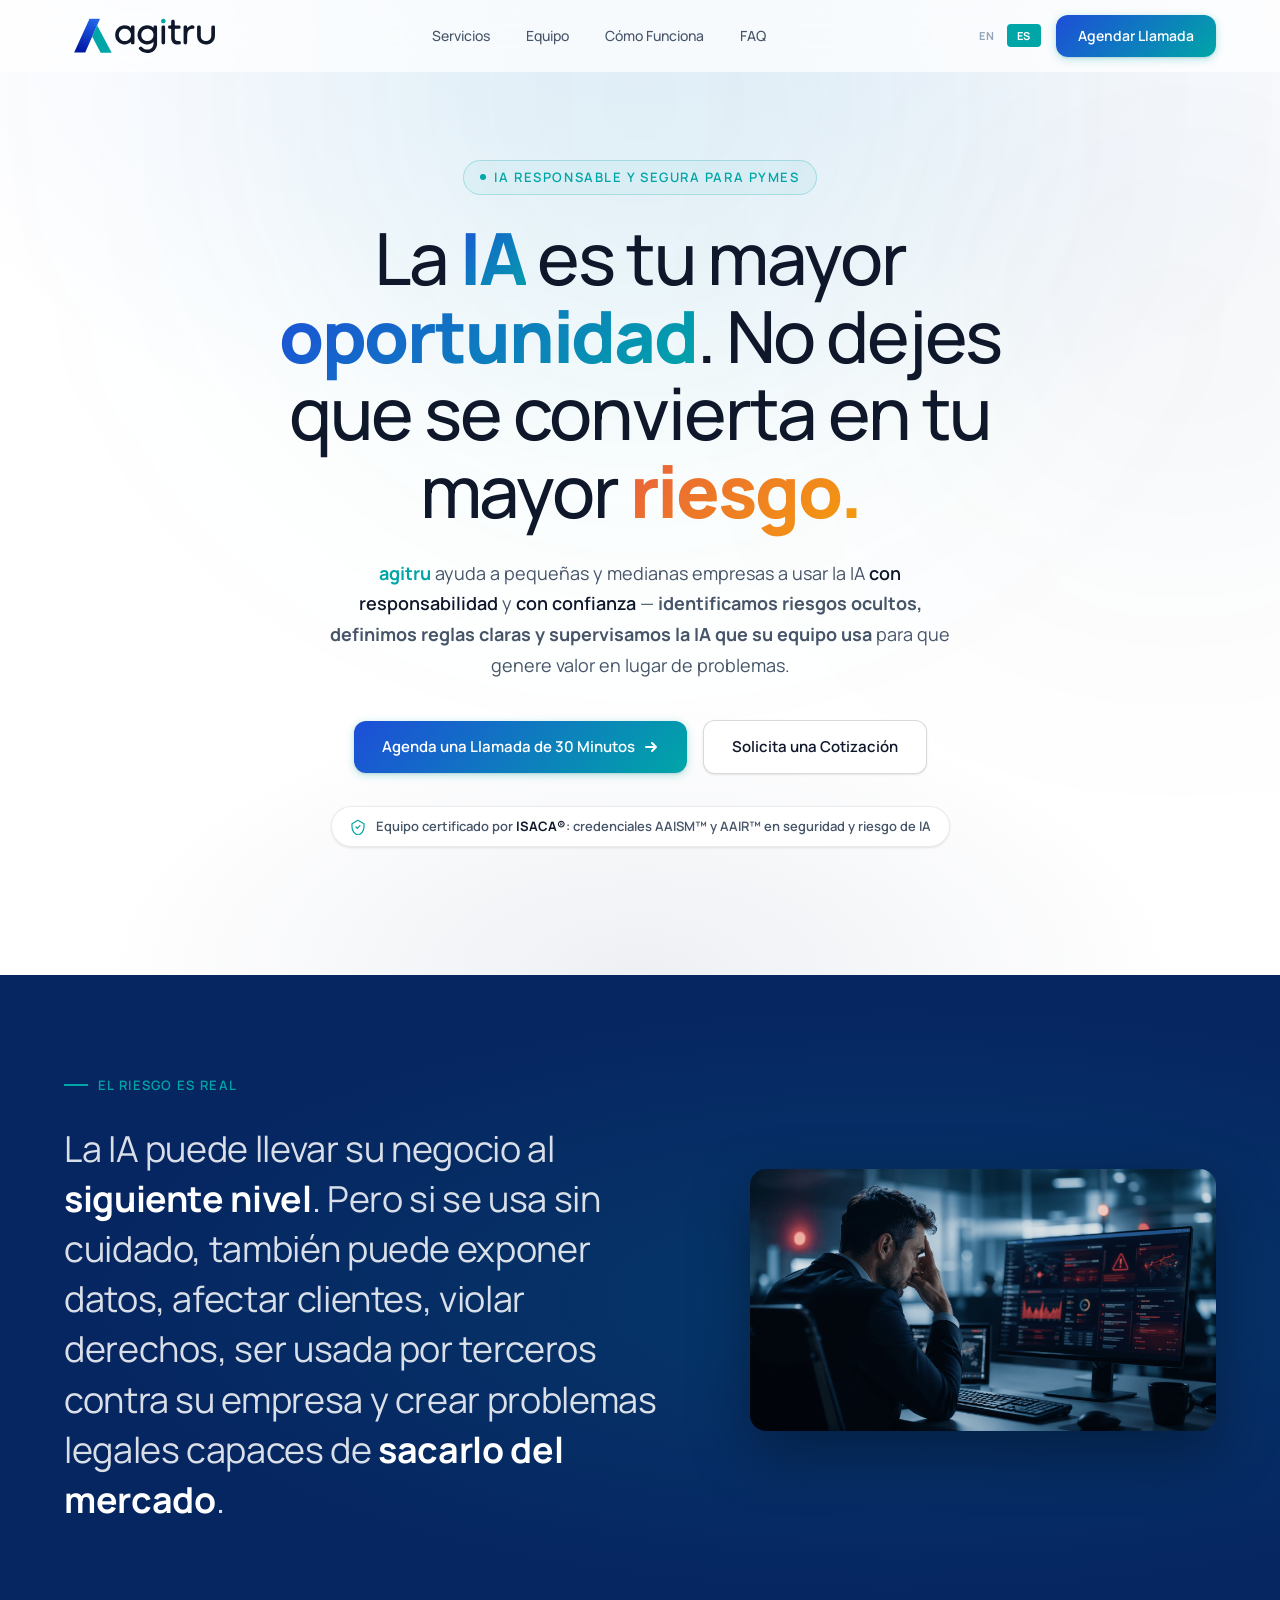
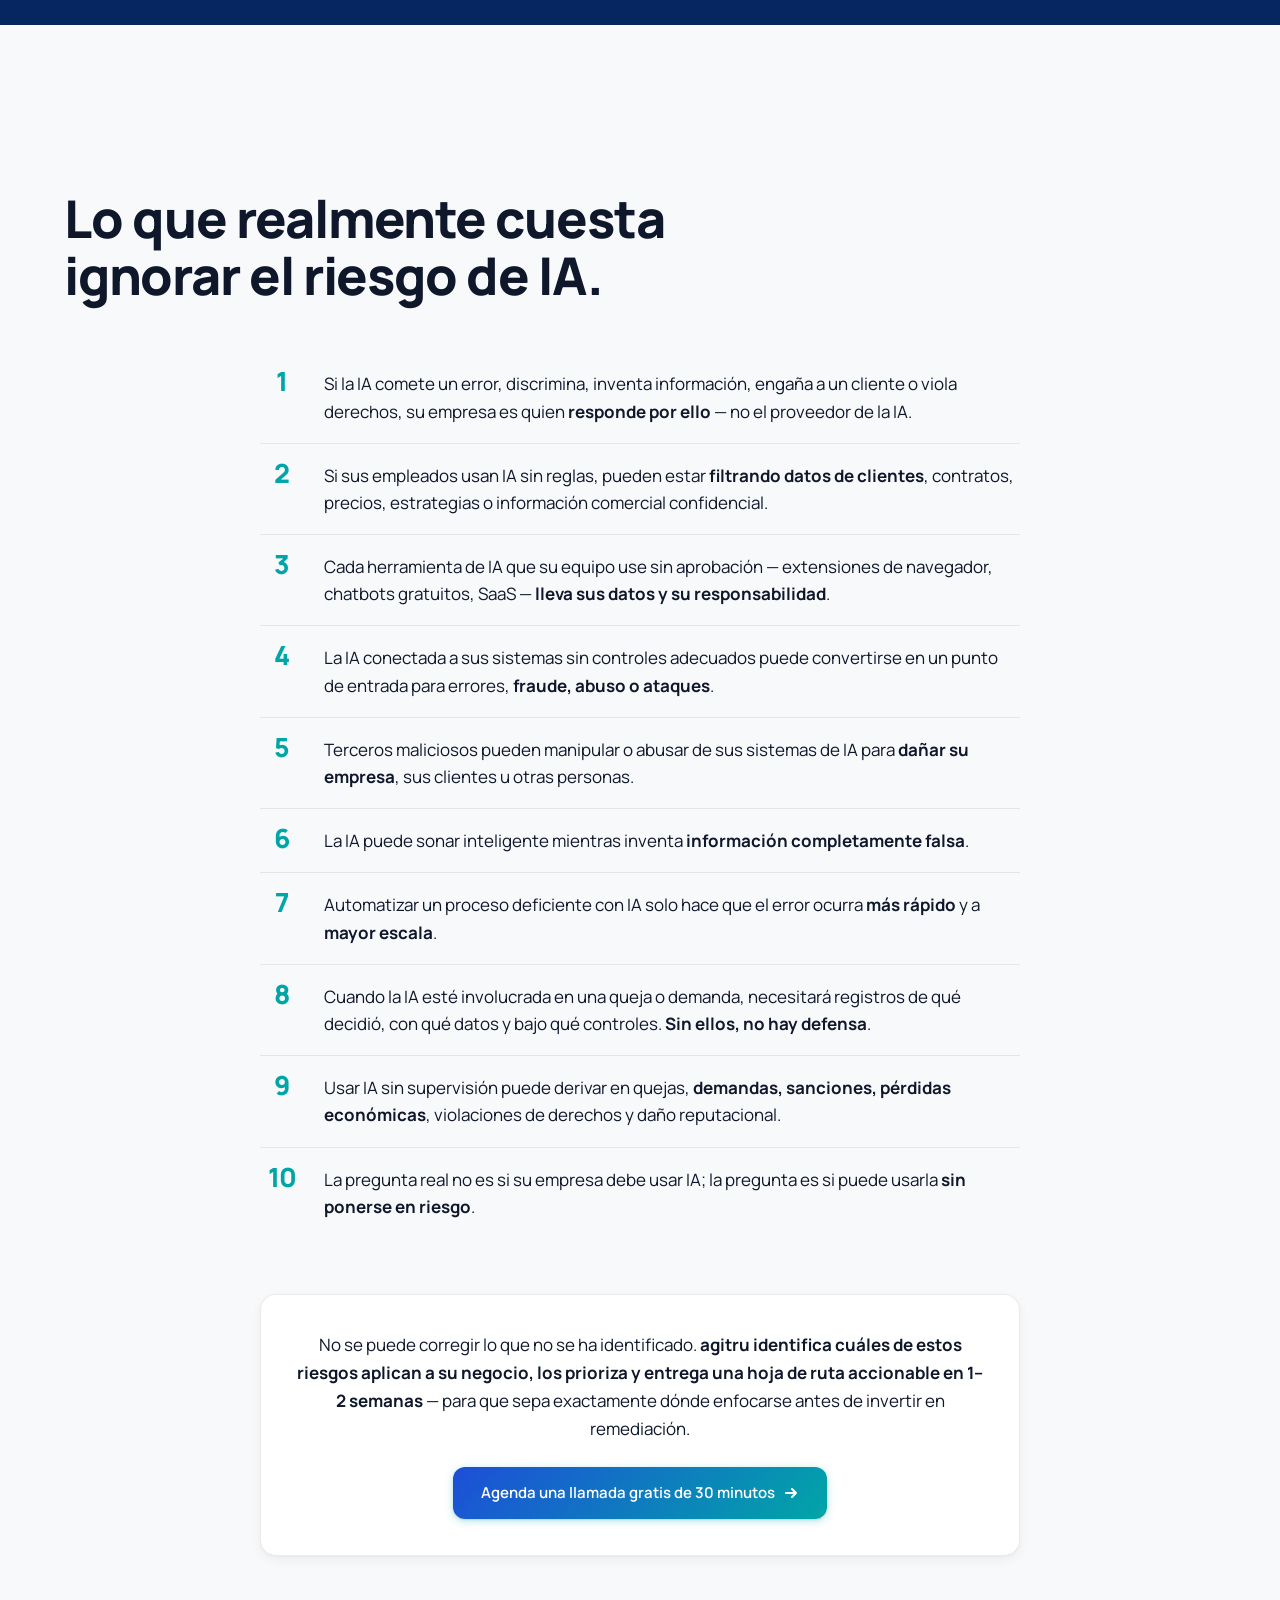
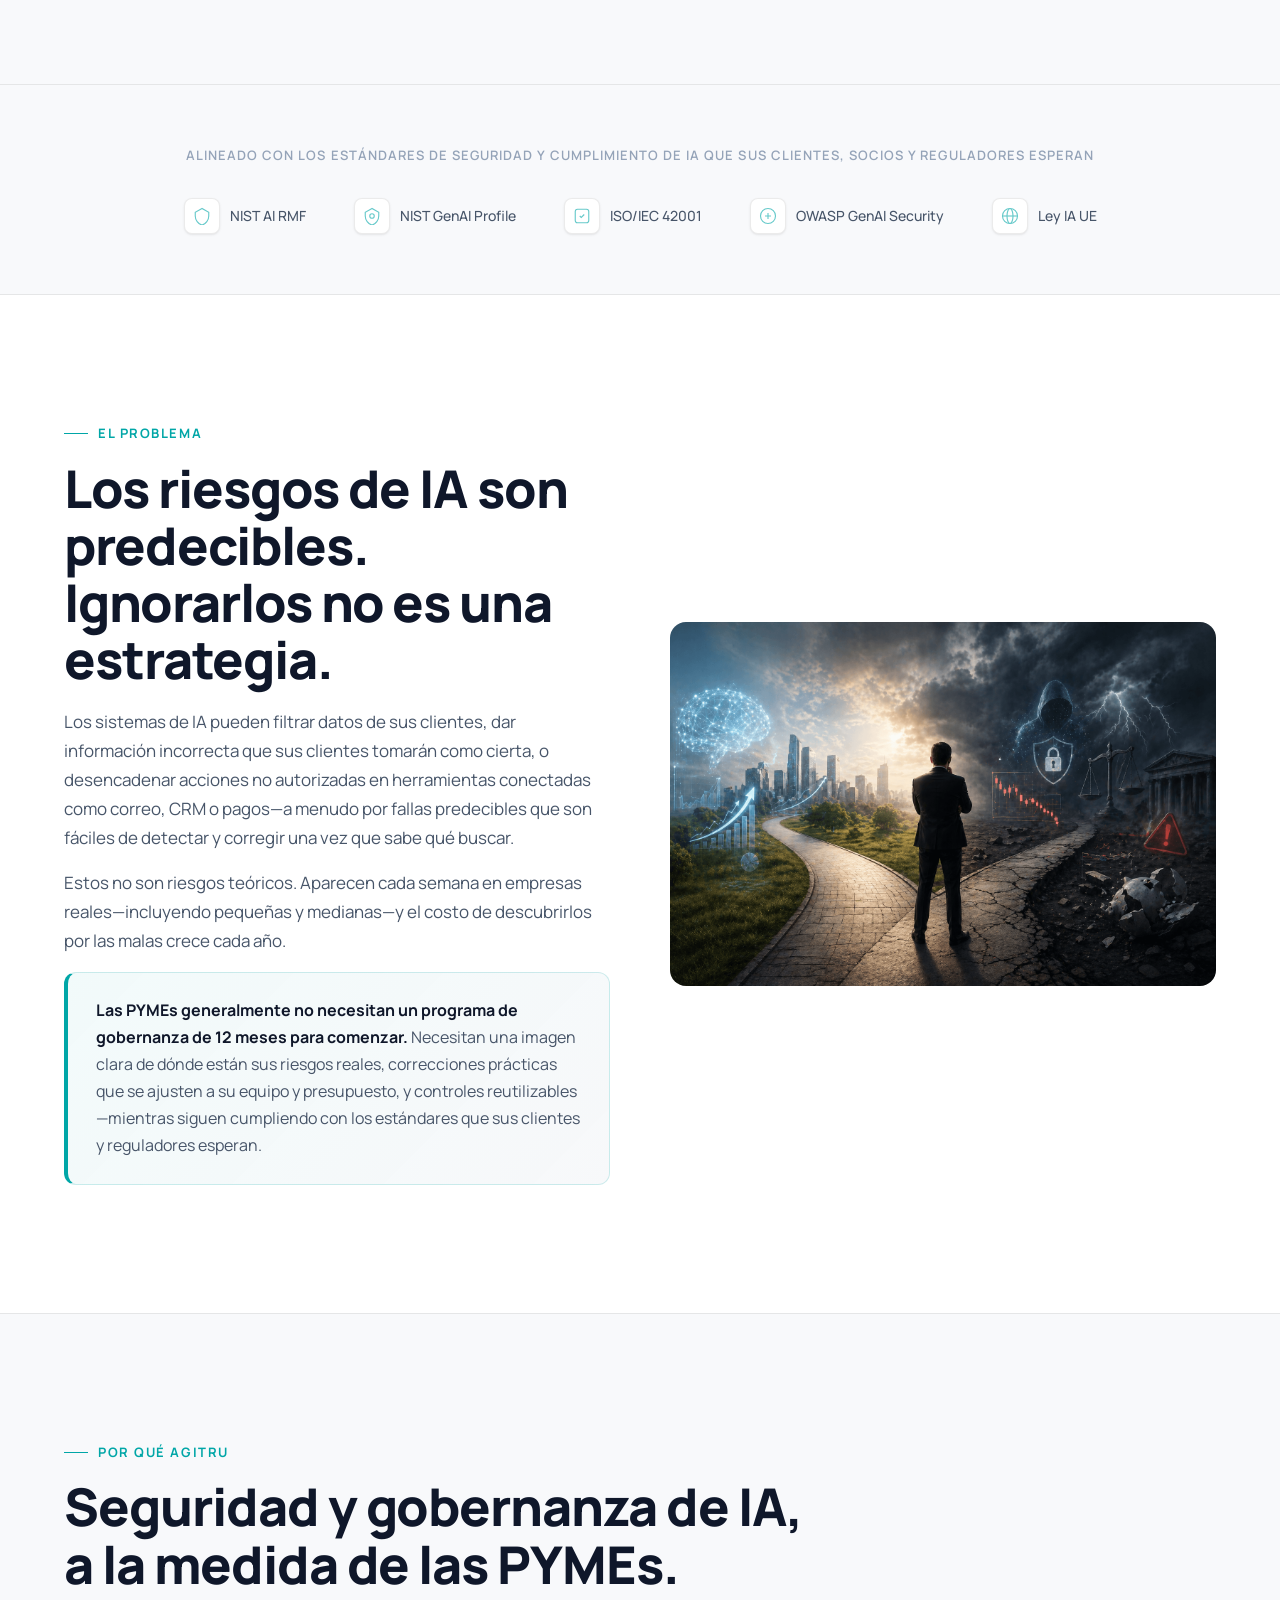
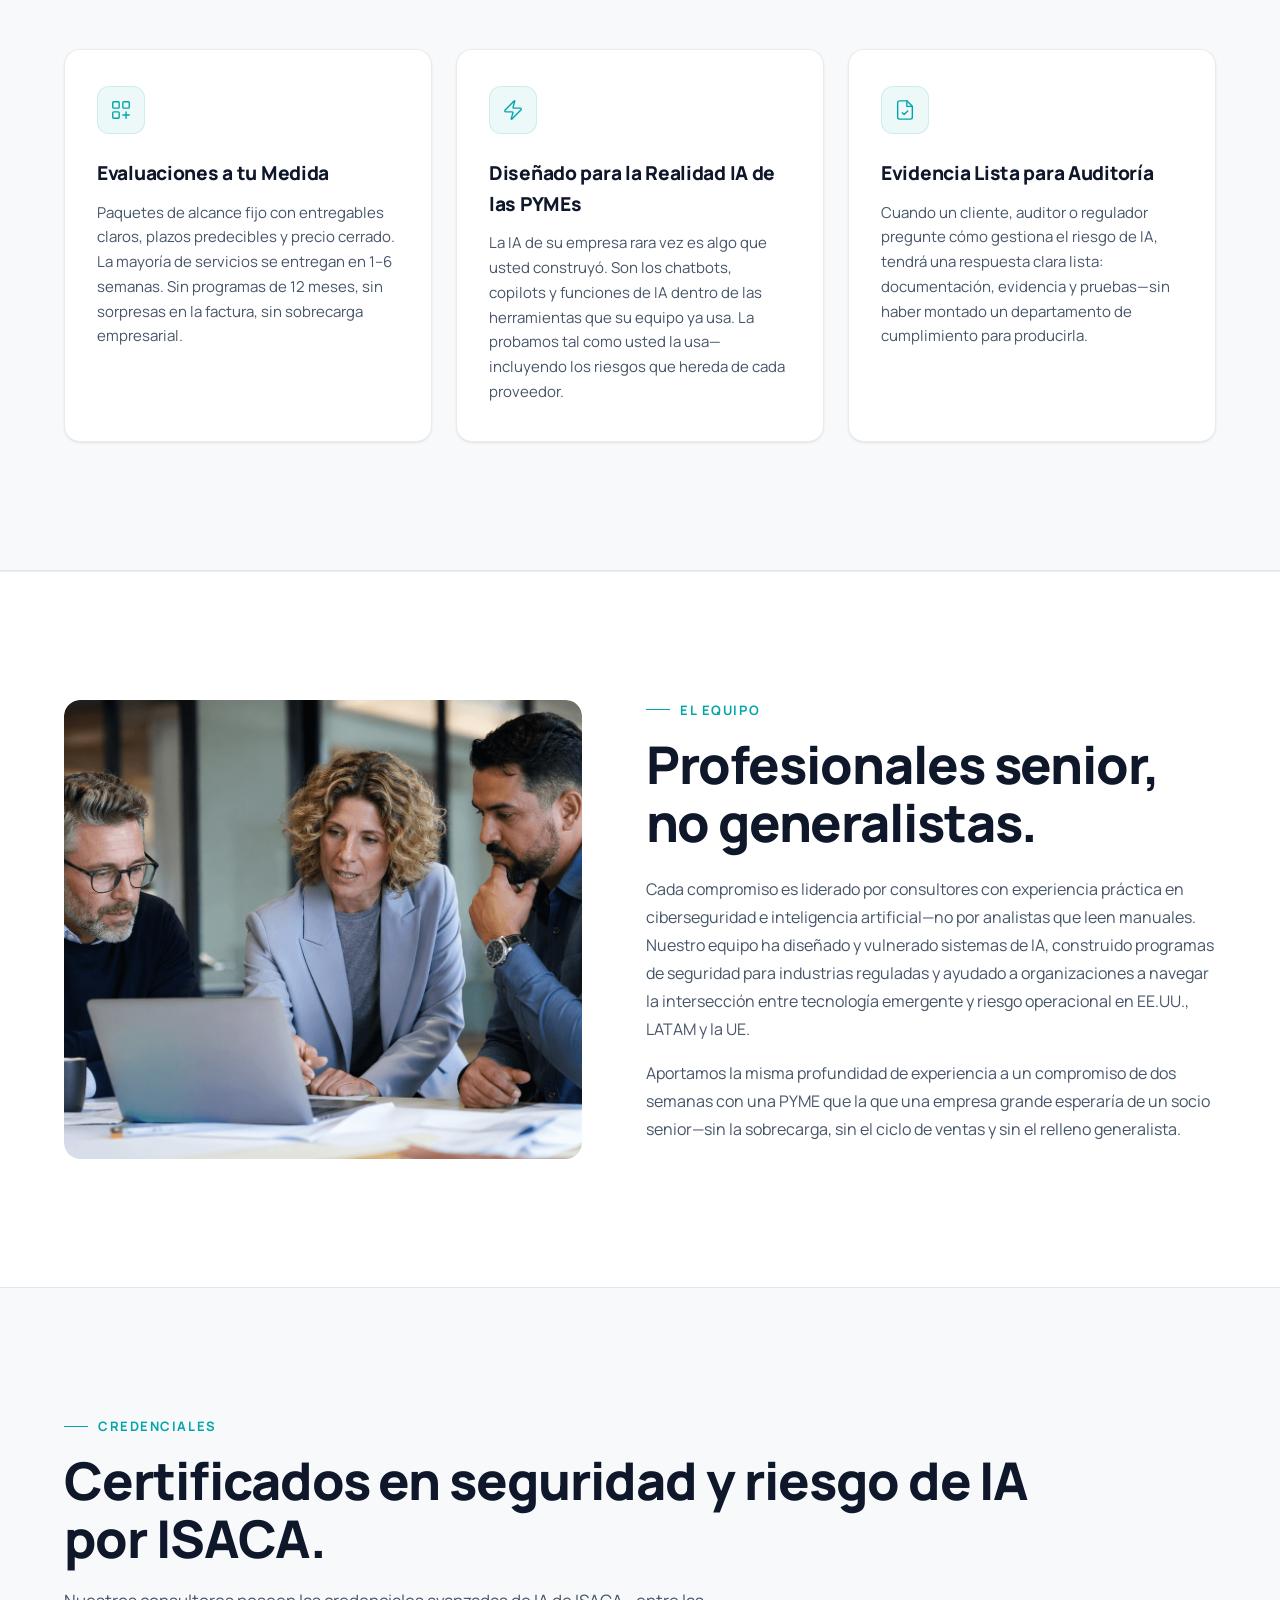
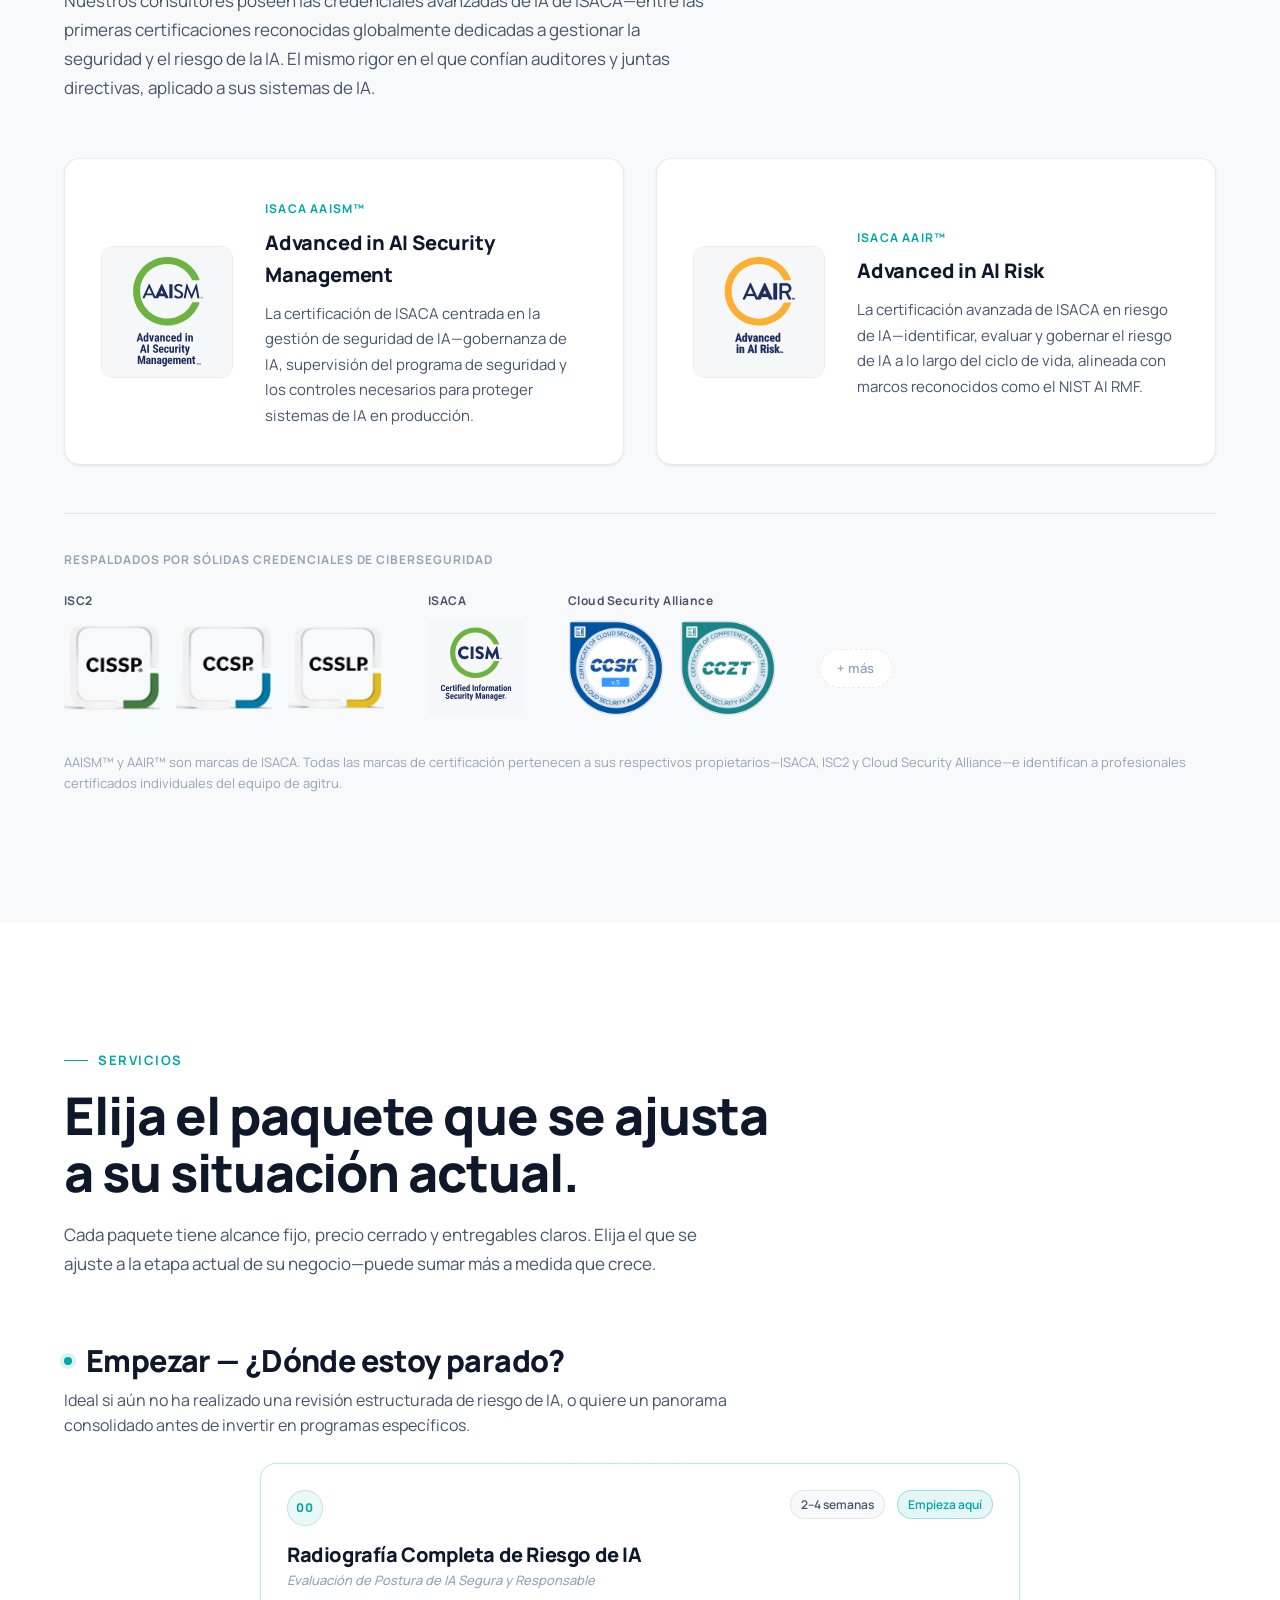
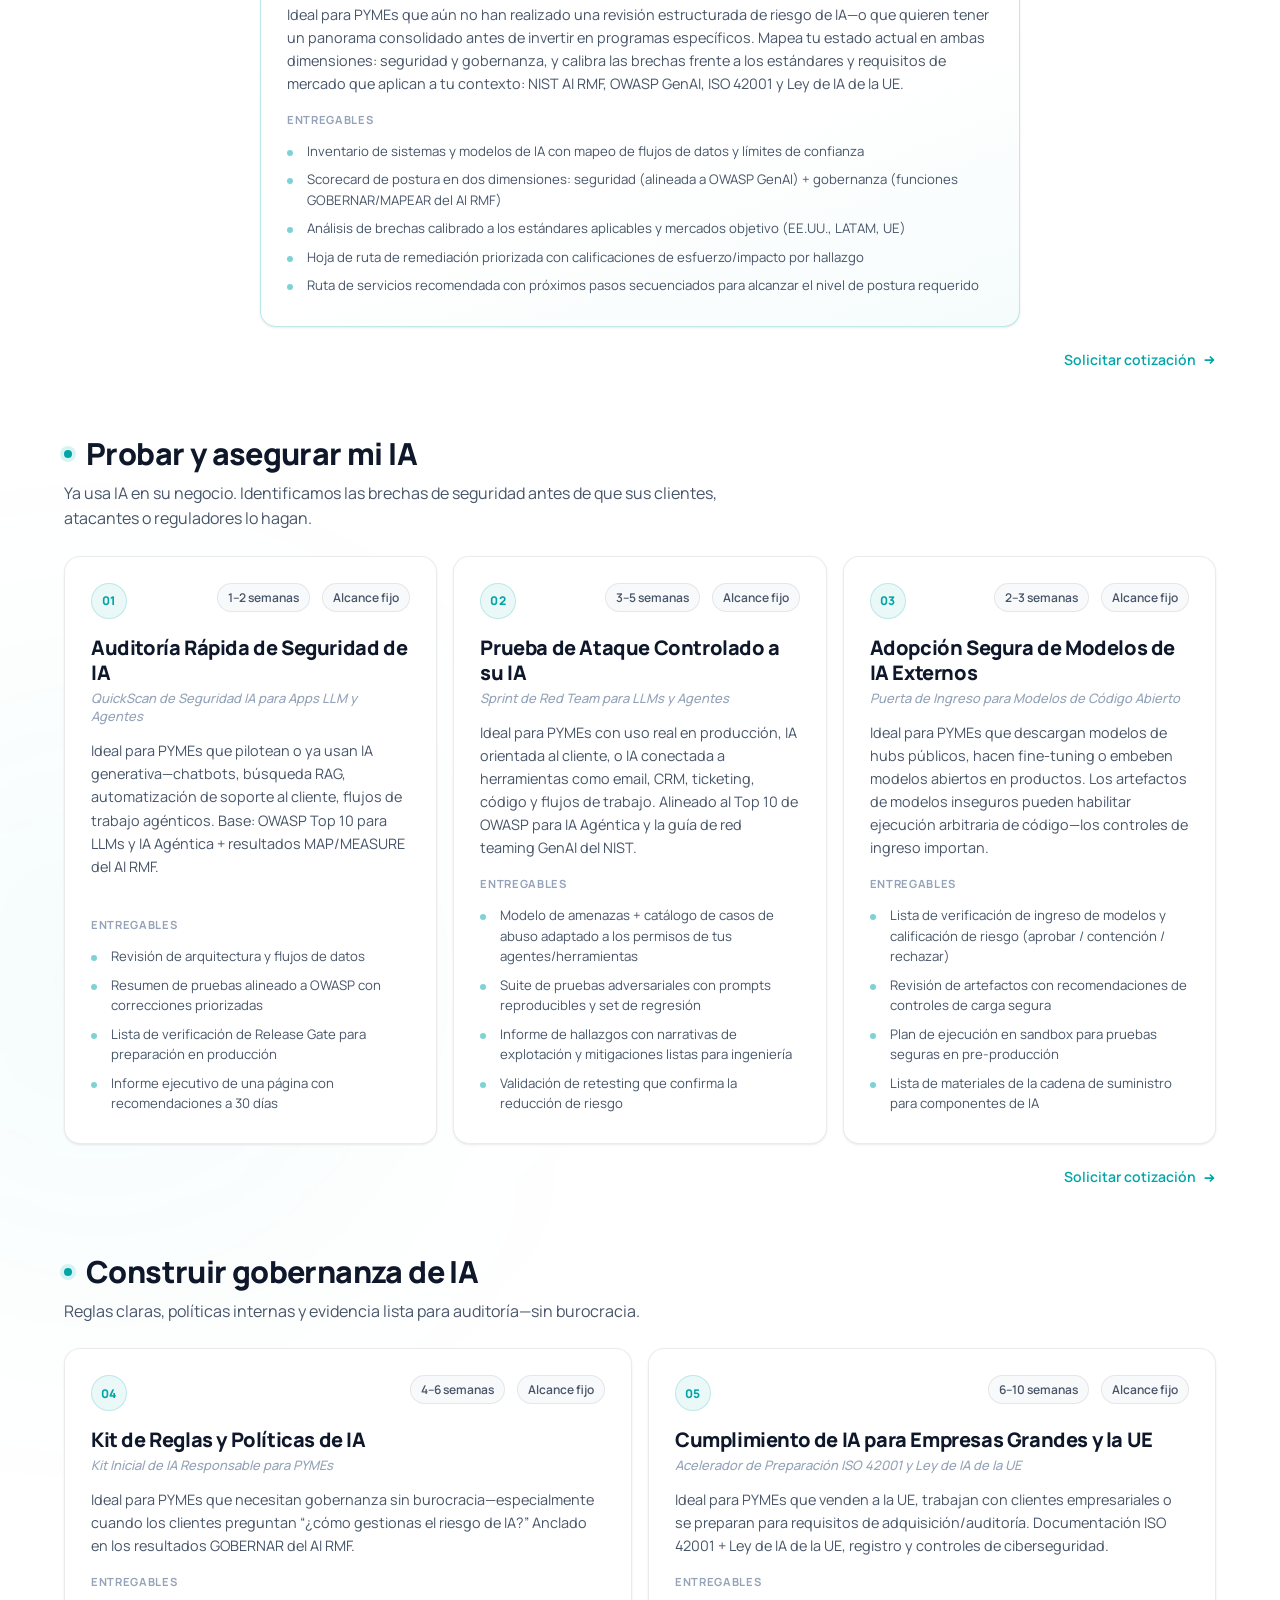
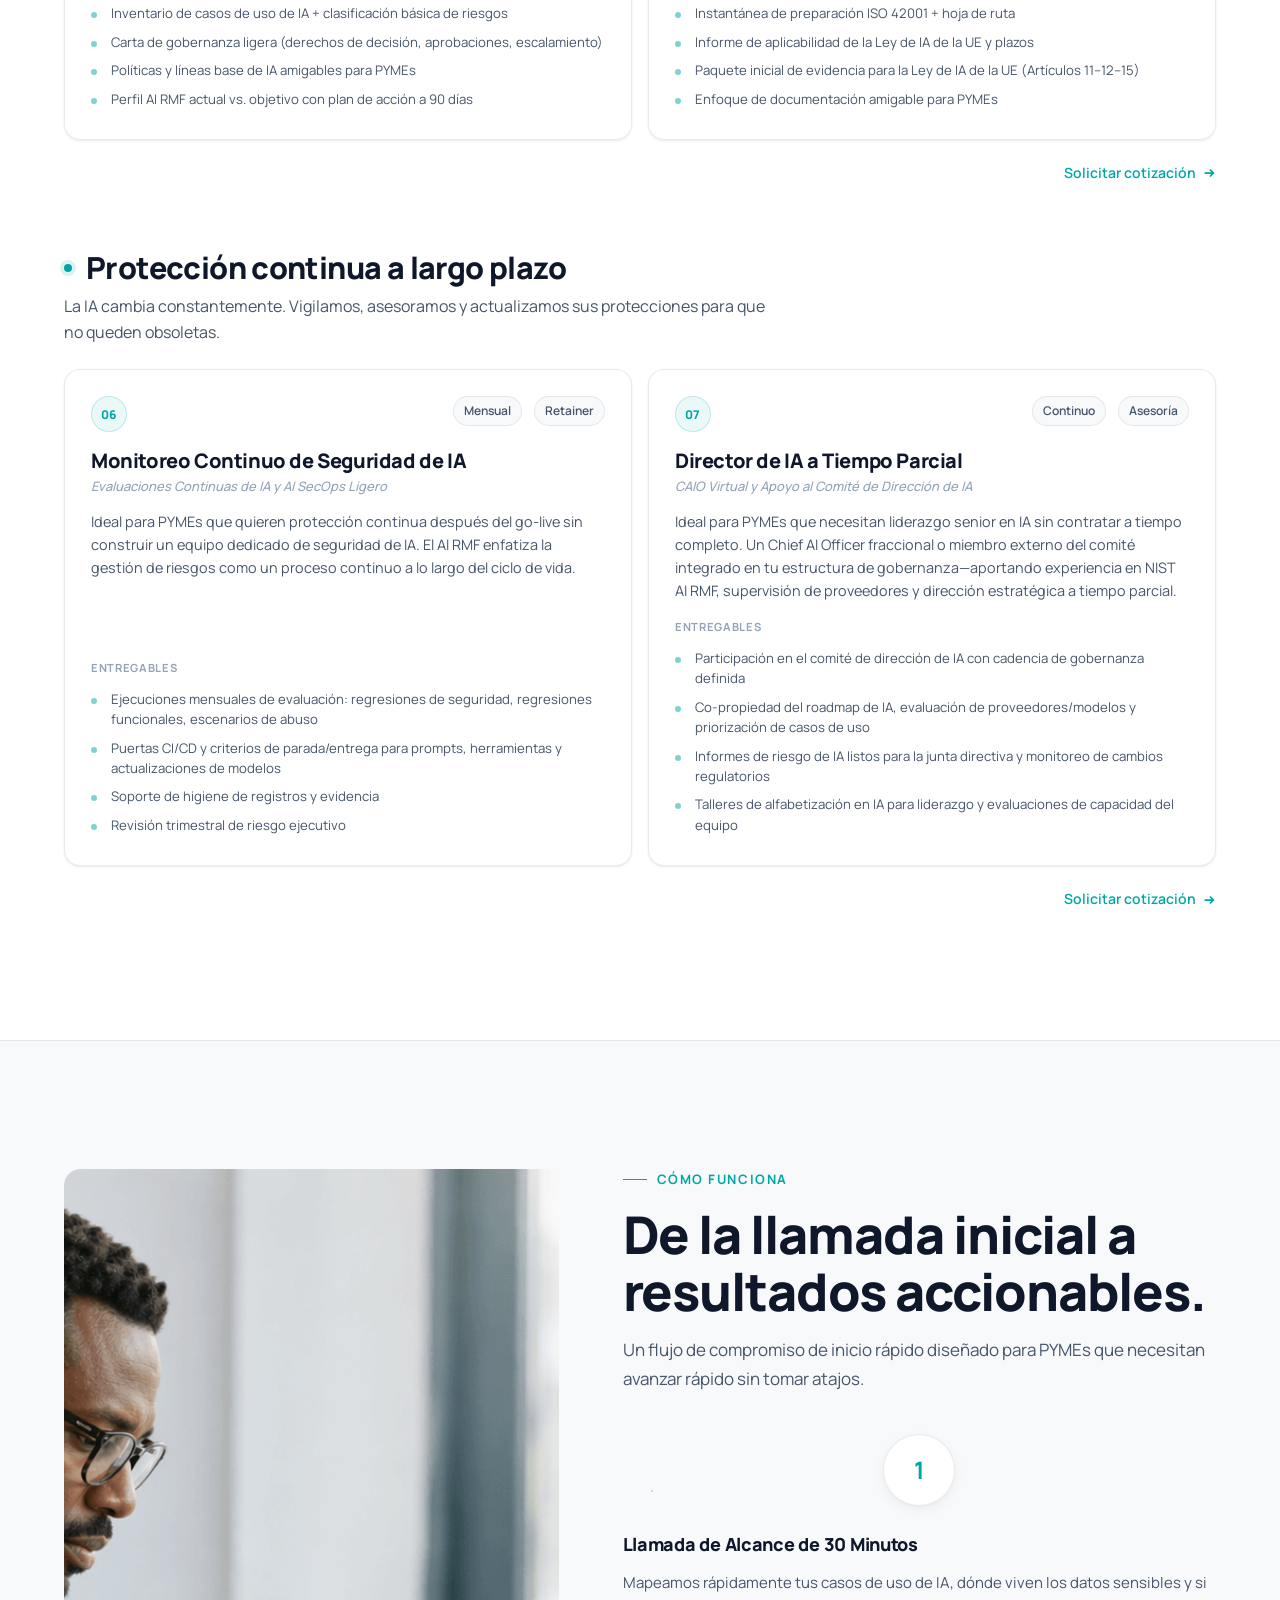
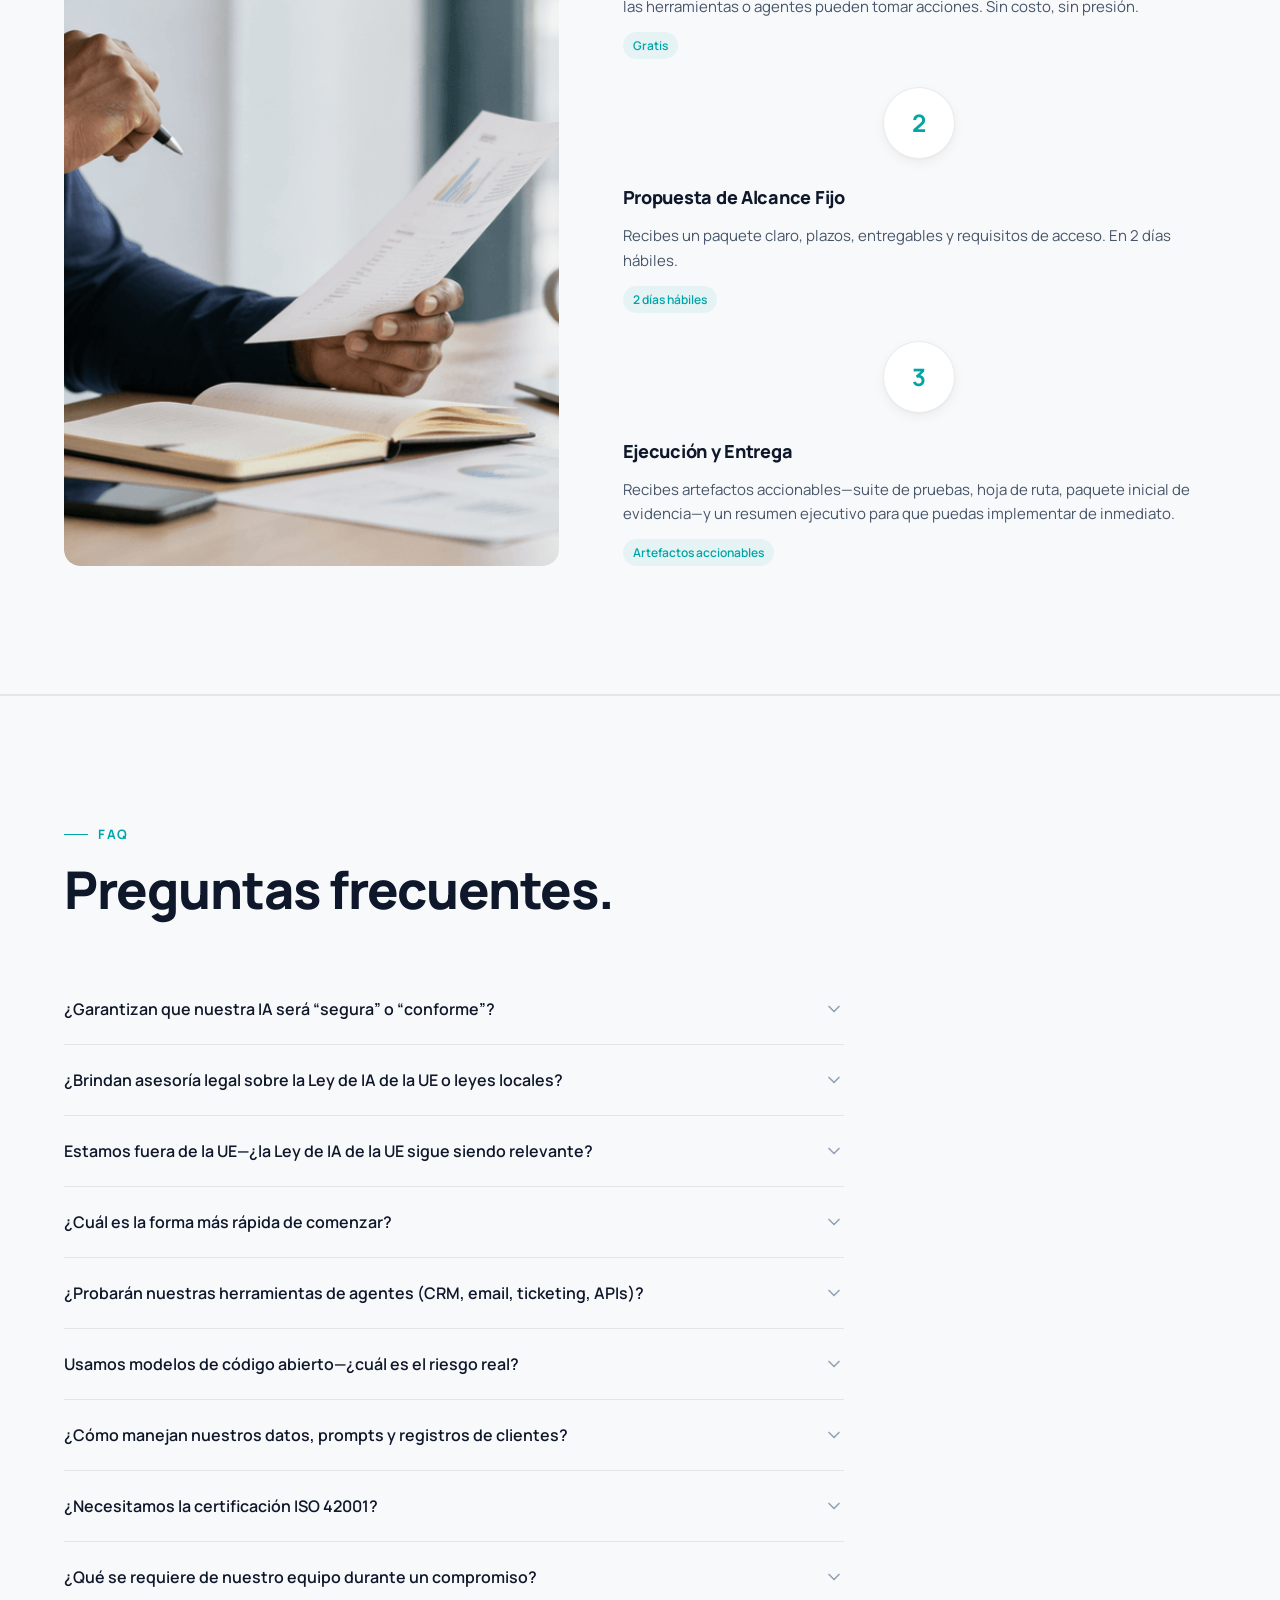
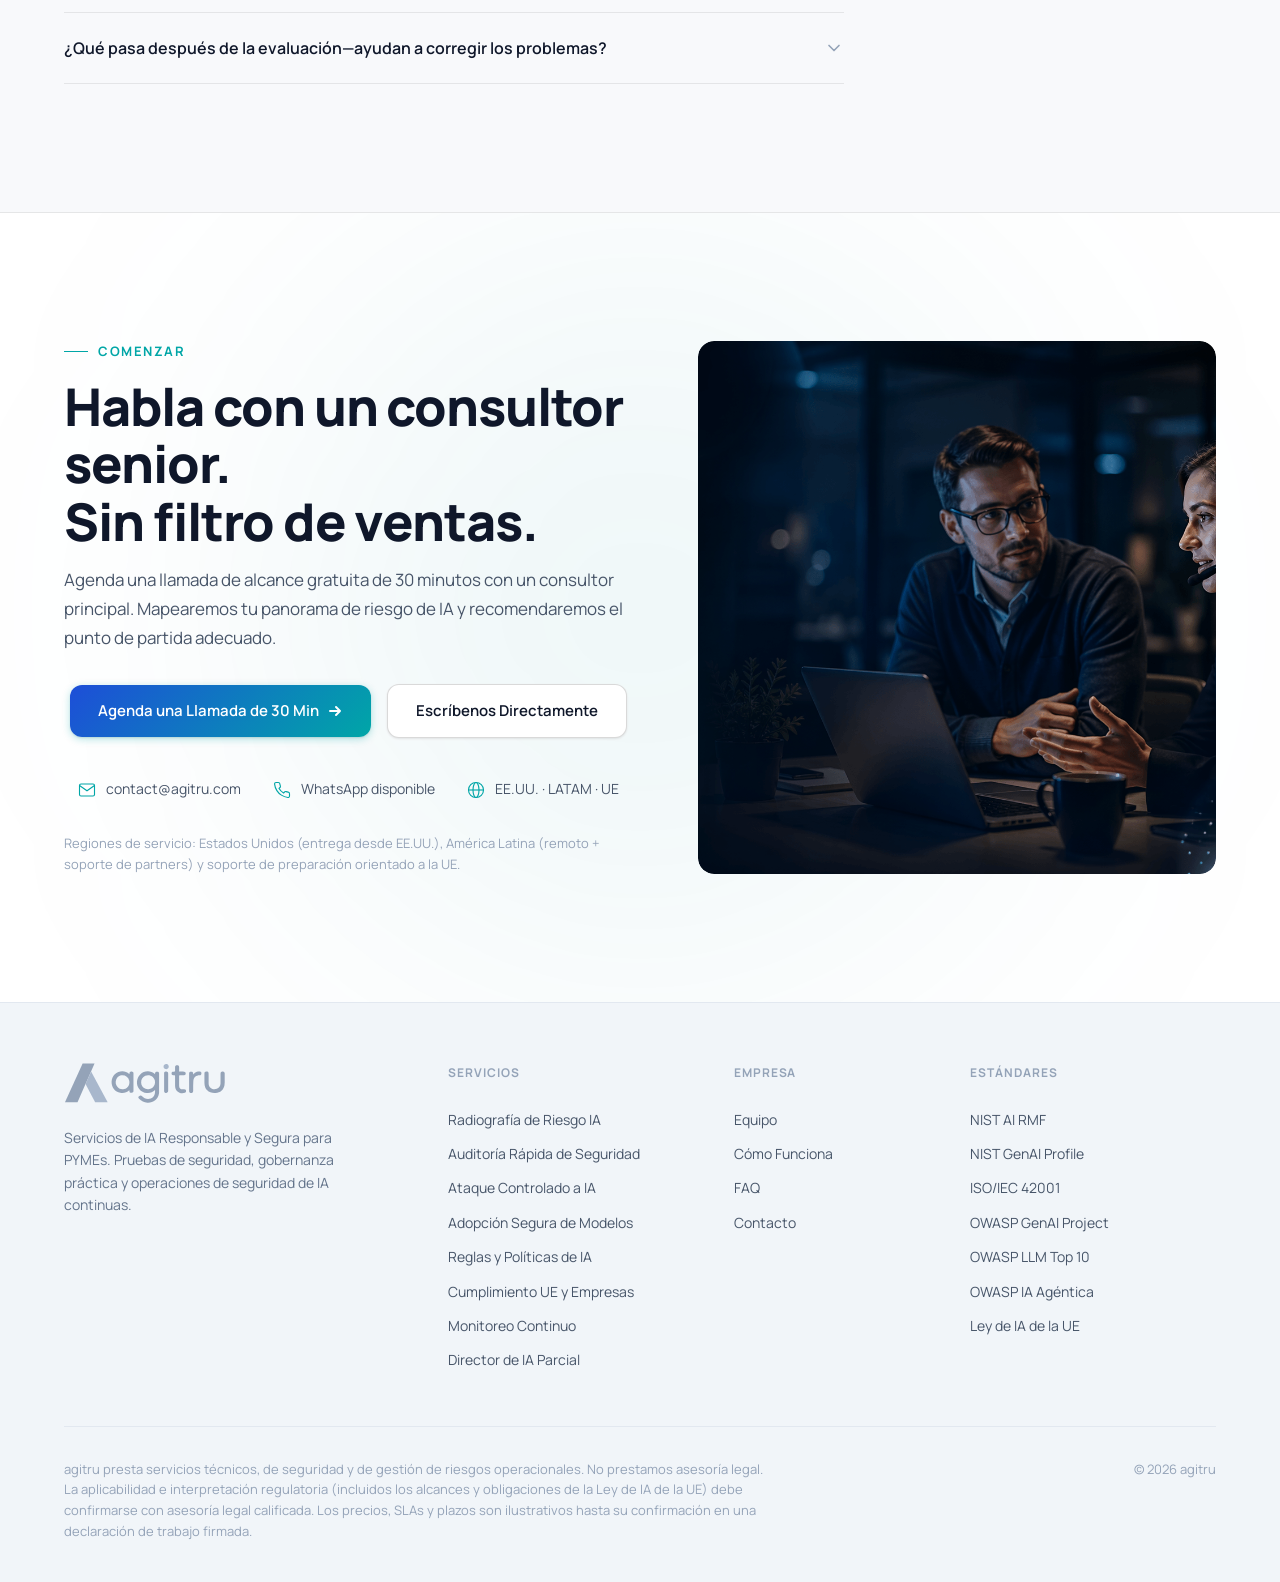
<file: es/index.html>
<!DOCTYPE html>
<html lang="es">
<head>
  <meta charset="UTF-8">
  <meta name="viewport" content="width=device-width, initial-scale=1.0">
  <title>IA Responsable y Segura para PYMEs | Seguridad IA, Gobernanza, AI SecOps | agitru</title>
  <meta name="description" content="Servicios de IA Responsable y Segura para PYMEs: red teaming de LLMs e IA agéntica alineado a OWASP GenAI, evaluación de modelos de código abierto, gobernanza NIST AI RMF e ISO 42001, preparación Ley IA UE, AI DevSecOps seguro y evaluaciones continuas mensuales.">
  <meta name="keywords" content="IA responsable para PYMEs, pruebas de seguridad LLM, consultoría gobernanza IA, preparación ISO 42001, preparación Ley IA UE para PYMEs, seguridad inteligencia artificial">
  <meta name="robots" content="index, follow">
  <meta name="author" content="agitru">
  <link rel="canonical" href="https://agitru.com/es/">
  <link rel="alternate" hreflang="en" href="https://agitru.com/">
  <link rel="alternate" hreflang="es" href="https://agitru.com/es/">
  <link rel="alternate" hreflang="x-default" href="https://agitru.com/">

  <!-- Open Graph -->
  <meta property="og:type" content="website">
  <meta property="og:url" content="https://agitru.com/es/">
  <meta property="og:site_name" content="agitru">
  <meta property="og:title" content="agitru — IA Responsable y Segura para PYMEs">
  <meta property="og:description" content="Pruebas de seguridad de IA, gobernanza práctica y operaciones de seguridad de IA continuas para pequeñas y medianas empresas. Alineado a OWASP, NIST AI RMF, ISO 42001 y Ley de IA de la UE.">
  <meta property="og:image" content="https://agitru.com/images/og-image.png">
  <meta property="og:locale" content="es_ES">
  <meta property="og:locale:alternate" content="en_US">

  <!-- Twitter Card -->
  <meta name="twitter:card" content="summary_large_image">
  <meta name="twitter:title" content="agitru — IA Responsable y Segura para PYMEs">
  <meta name="twitter:description" content="Pruebas de seguridad de IA, gobernanza práctica y operaciones de seguridad de IA continuas para PYMEs. Alineado a OWASP, NIST AI RMF, ISO 42001 y Ley de IA de la UE.">
  <meta name="twitter:image" content="https://agitru.com/images/og-image.png">

  <link rel="preconnect" href="https://fonts.googleapis.com">
  <link rel="preconnect" href="https://fonts.gstatic.com" crossorigin>
  <link href="https://fonts.googleapis.com/css2?family=Manrope:wght@300..800&display=swap" rel="stylesheet">
  <link rel="icon" type="image/x-icon" href="../favicon/favicon.ico">
  <link rel="icon" type="image/png" sizes="16x16" href="../favicon/favicon-16x16.png">
  <link rel="icon" type="image/png" sizes="32x32" href="../favicon/favicon-32x32.png">
  <link rel="apple-touch-icon" sizes="180x180" href="../favicon/apple-touch-icon.png">
  <link rel="manifest" href="../favicon/site.webmanifest">
  <meta name="theme-color" content="#062661">
  <link rel="stylesheet" href="../style.css">
</head>
<body>

  <!-- Background grid -->
  <div class="bg-grid" aria-hidden="true"></div>

  <!-- Navigation -->
  <nav class="nav" id="nav">
    <div class="nav-inner">
      <a href="#" class="nav-logo">
        <img src="../agitru.svg" alt="agitru" class="nav-logo-img">
      </a>
      <div class="nav-links">
        <a href="#services" data-i18n="nav.services">Servicios</a>
        <a href="#team" data-i18n="nav.team">Equipo</a>
        <a href="#how-it-works" data-i18n="nav.how">Cómo Funciona</a>
        <a href="#faq" data-i18n="nav.faq">FAQ</a>
      </div>
      <div class="nav-cta">
        <div class="lang-toggle">
          <button class="lang-btn" data-lang="en">EN</button>
          <button class="lang-btn active" data-lang="es">ES</button>
        </div>
        <a href="#contact" class="btn btn-primary" data-i18n="nav.cta">Agendar Llamada</a>
      </div>
      <button class="nav-mobile-toggle" id="mobileToggle" aria-label="Toggle menu">
        <span></span>
      </button>
    </div>
  </nav>

  <!-- Mobile Menu -->
  <div class="mobile-menu" id="mobileMenu">
    <a href="#services" data-i18n="nav.services">Servicios</a>
    <a href="#team" data-i18n="nav.team">Equipo</a>
    <a href="#how-it-works" data-i18n="nav.how">Cómo Funciona</a>
    <a href="#faq" data-i18n="nav.faq">FAQ</a>
    <a href="#contact" data-i18n="mobile.contact">Contacto</a>
    <a href="#contact" class="btn btn-primary" data-i18n="mobile.cta">Agendar Llamada</a>
    <div class="lang-toggle lang-toggle--mobile">
      <button class="lang-btn" data-lang="en">EN</button>
      <button class="lang-btn active" data-lang="es">ES</button>
    </div>
  </div>

  <!-- Hero -->
  <section class="hero" id="hero">
    <div class="bg-orb bg-orb--hero-1" aria-hidden="true"></div>
    <div class="bg-orb bg-orb--hero-2" aria-hidden="true"></div>
    <div class="container">
      <div class="hero-content">
        <div class="hero-pretitle reveal">
          <span class="dot"></span>
          <span data-i18n="hero.pretitle">IA Responsable y Segura para PYMEs</span>
        </div>
        <h1 class="hero-headline reveal reveal-delay-1">
          <span data-i18n="hero.headline.pre">La </span><span class="gradient-text" data-i18n="hero.headline.ai">IA</span><span data-i18n="hero.headline.p1"> es tu mayor </span><span class="gradient-text" data-i18n="hero.headline.opp">oportunidad</span><span data-i18n="hero.headline.p2">. No dejes que se convierta en tu mayor&nbsp;</span><span class="alert-text" data-i18n="hero.headline.risk">riesgo.</span>
        </h1>
        <p class="hero-sub reveal reveal-delay-2">
          <span class="hero-brand" data-i18n="hero.sub.brand">agitru</span><span data-i18n="hero.sub.mid"> ayuda a pequeñas y medianas empresas a usar la IA </span><span class="hero-hl" data-i18n="hero.sub.resp">con responsabilidad</span><span data-i18n="hero.sub.and"> y </span><span class="hero-hl" data-i18n="hero.sub.conf">con confianza</span><span data-i18n="hero.sub.through"> &mdash;&nbsp;</span><strong data-i18n="hero.sub.strong">identificamos riesgos ocultos, definimos reglas claras y supervisamos la IA que su equipo usa</strong><span data-i18n="hero.sub.post"> para que genere valor en lugar de problemas.</span>
        </p>
        <div class="hero-ctas reveal reveal-delay-3">
          <a href="#contact" class="btn btn-primary">
            <span data-i18n="hero.cta1">Agenda una Llamada de 30 Minutos</span>
            <svg viewBox="0 0 16 16" fill="none" stroke="currentColor" stroke-width="2" stroke-linecap="round" stroke-linejoin="round"><path d="M3 8h10M9 4l4 4-4 4"/></svg>
          </a>
          <a href="#contact" class="btn btn-secondary" data-i18n="hero.cta2">Solicita una Cotización</a>
        </div>
        <div class="hero-creds reveal reveal-delay-4">
          <svg viewBox="0 0 24 24" fill="none" stroke="currentColor" stroke-width="1.8" stroke-linecap="round" stroke-linejoin="round"><path d="M12 2L3 7v5c0 5.55 3.84 10.74 9 12 5.16-1.26 9-6.45 9-12V7l-9-5z"/><path d="M9 12l2 2 4-4"/></svg>
          <span><span data-i18n="hero.creds.pre">Equipo certificado por </span><strong>ISACA&reg;</strong><span data-i18n="hero.creds.post">: credenciales AAISM&trade; y AAIR&trade; en seguridad y riesgo de IA</span></span>
        </div>
      </div>
    </div>
  </section>

  <!-- AI Warning Banner -->
  <section class="ai-warning">
    <div class="container">
      <div class="ai-warning-grid">
        <div class="ai-warning-text">
          <div class="ai-warning-pretitle reveal">El Riesgo Es Real</div>
          <p class="ai-warning-headline reveal reveal-delay-1">La IA puede llevar su negocio al <strong>siguiente nivel</strong>. Pero si se usa sin cuidado, también puede exponer datos, afectar clientes, violar derechos, ser usada por terceros contra su empresa y crear problemas legales capaces de <strong>sacarlo del mercado</strong>.</p>
        </div>
        <div class="ai-warning-image reveal reveal-delay-2">
          <img src="../images/risk.png" alt="Riesgos de seguridad y gestión de IA para empresas">
        </div>
      </div>
    </div>
  </section>

  <!-- Decalogue -->
  <section class="decalogue">
    <div class="container">
      <div class="section-pretitle reveal">10 Cosas que Todo Líder Empresarial Debe Saber</div>
      <h2 class="section-title reveal reveal-delay-1">Lo que realmente cuesta<br>ignorar el riesgo de IA.</h2>
      <ol class="decalogue-list reveal">
        <li>Si la IA comete un error, discrimina, inventa información, engaña a un cliente o viola derechos, su empresa es quien <strong>responde por ello</strong> &mdash; no el proveedor de la IA.</li>
        <li>Si sus empleados usan IA sin reglas, pueden estar <strong>filtrando datos de clientes</strong>, contratos, precios, estrategias o información comercial confidencial.</li>
        <li>Cada herramienta de IA que su equipo use sin aprobación &mdash; extensiones de navegador, chatbots gratuitos, SaaS &mdash; <strong>lleva sus datos y su responsabilidad</strong>.</li>
        <li>La IA conectada a sus sistemas sin controles adecuados puede convertirse en un punto de entrada para errores, <strong>fraude, abuso o ataques</strong>.</li>
        <li>Terceros maliciosos pueden manipular o abusar de sus sistemas de IA para <strong>dañar su empresa</strong>, sus clientes u otras personas.</li>
        <li>La IA puede sonar inteligente mientras inventa <strong>información completamente falsa</strong>.</li>
        <li>Automatizar un proceso deficiente con IA solo hace que el error ocurra <strong>más rápido</strong> y a <strong>mayor escala</strong>.</li>
        <li>Cuando la IA esté involucrada en una queja o demanda, necesitará registros de qué decidió, con qué datos y bajo qué controles. <strong>Sin ellos, no hay defensa</strong>.</li>
        <li>Usar IA sin supervisión puede derivar en quejas, <strong>demandas, sanciones, pérdidas económicas</strong>, violaciones de derechos y daño reputacional.</li>
        <li>La pregunta real no es si su empresa debe usar IA; la pregunta es si puede usarla <strong>sin ponerse en riesgo</strong>.</li>
      </ol>

      <div class="decalogue-close reveal">
        <p>No se puede corregir lo que no se ha identificado. <strong>agitru identifica cuáles de estos riesgos aplican a su negocio, los prioriza y entrega una hoja de ruta accionable en 1&ndash;2 semanas</strong> &mdash; para que sepa exactamente dónde enfocarse antes de invertir en remediación.</p>
        <a href="#contact" class="btn btn-primary">
          <span>Agenda una llamada gratis de 30 minutos</span>
          <svg viewBox="0 0 16 16" fill="none" stroke="currentColor" stroke-width="2" stroke-linecap="round" stroke-linejoin="round"><path d="M3 8h10M9 4l4 4-4 4"/></svg>
        </a>
      </div>
    </div>
  </section>

  <!-- Trust Bar -->
  <section class="trust-bar">
    <div class="container">
      <p class="trust-bar-label reveal" data-i18n="trust.label">Alineado con los estándares de seguridad y cumplimiento de IA que sus clientes, socios y reguladores esperan</p>
      <div class="trust-bar-items reveal reveal-delay-1">
        <div class="trust-item">
          <div class="trust-item-icon">
            <svg viewBox="0 0 24 24" fill="none" stroke="currentColor" stroke-width="1.5"><path d="M12 2L3 7v5c0 5.55 3.84 10.74 9 12 5.16-1.26 9-6.45 9-12V7l-9-5z"/></svg>
          </div>
          NIST AI RMF
        </div>
        <div class="trust-item">
          <div class="trust-item-icon">
            <svg viewBox="0 0 24 24" fill="none" stroke="currentColor" stroke-width="1.5"><path d="M12 2L3 7v5c0 5.55 3.84 10.74 9 12 5.16-1.26 9-6.45 9-12V7l-9-5z"/><circle cx="12" cy="12" r="3"/></svg>
          </div>
          NIST GenAI Profile
        </div>
        <div class="trust-item">
          <div class="trust-item-icon">
            <svg viewBox="0 0 24 24" fill="none" stroke="currentColor" stroke-width="1.5"><rect x="3" y="3" width="18" height="18" rx="3"/><path d="M9 12l2 2 4-4"/></svg>
          </div>
          ISO/IEC 42001
        </div>
        <div class="trust-item">
          <div class="trust-item-icon">
            <svg viewBox="0 0 24 24" fill="none" stroke="currentColor" stroke-width="1.5"><path d="M12 22c5.523 0 10-4.477 10-10S17.523 2 12 2 2 6.477 2 12s4.477 10 10 10z"/><path d="M8 12h8M12 8v8"/></svg>
          </div>
          OWASP GenAI Security
        </div>
        <div class="trust-item">
          <div class="trust-item-icon">
            <svg viewBox="0 0 24 24" fill="none" stroke="currentColor" stroke-width="1.5"><circle cx="12" cy="12" r="10"/><path d="M2 12h20"/><ellipse cx="12" cy="12" rx="4" ry="10"/></svg>
          </div>
          Ley IA UE
        </div>
      </div>
    </div>
  </section>

  <!-- Problem / Positioning -->
  <section class="problem">
    <div class="container">
      <div class="problem-grid">
        <div class="problem-left reveal">
          <div class="section-pretitle" data-i18n="problem.pretitle">El Problema</div>
          <h2 class="section-title" data-i18n="problem.title">Los riesgos de IA son predecibles. Ignorarlos no es una estrategia.</h2>
          <p data-i18n="problem.p1">
            Los sistemas de IA pueden filtrar datos de sus clientes, dar información incorrecta que sus clientes tomarán como cierta, o desencadenar acciones no autorizadas en herramientas conectadas como correo, CRM o pagos&mdash;a menudo por fallas predecibles que son fáciles de detectar y corregir una vez que sabe qué buscar.
          </p>
          <p data-i18n="problem.p2">
            Estos no son riesgos teóricos. Aparecen cada semana en empresas reales&mdash;incluyendo pequeñas y medianas&mdash;y el costo de descubrirlos por las malas crece cada año.
          </p>
          <div class="problem-highlight">
            <strong data-i18n="problem.hl.bold">Las PYMEs generalmente no necesitan un programa de gobernanza de 12 meses para comenzar.</strong><span data-i18n="problem.hl.text"> Necesitan una imagen clara de dónde están sus riesgos reales, correcciones prácticas que se ajusten a su equipo y presupuesto, y controles reutilizables&mdash;mientras siguen cumpliendo con los estándares que sus clientes y reguladores esperan.</span>
          </div>
        </div>
        <div class="problem-right reveal reveal-delay-2">
          <img src="../images/risk_ways.png" alt="Un líder empresarial en la encrucijada entre el camino próspero de la IA bien gestionada y el camino de ruina operativa, legal y reputacional" class="problem-img">
        </div>
      </div>
    </div>
  </section>

  <!-- Value Propositions -->
  <section class="values" id="values">
    <div class="container">
      <div class="section-pretitle reveal" data-i18n="values.pretitle">Por qué agitru</div>
      <h2 class="section-title reveal reveal-delay-1"><span data-i18n="values.title.1">Seguridad y gobernanza de IA,</span><br><span data-i18n="values.title.2">a la medida de las PYMEs.</span></h2>
      <div class="values-grid">
        <div class="value-card reveal reveal-delay-1">
          <div class="value-card-icon">
            <svg viewBox="0 0 24 24" fill="none" stroke="currentColor" stroke-width="1.5" stroke-linecap="round" stroke-linejoin="round"><rect x="3" y="3" width="7" height="7" rx="1"/><rect x="14" y="3" width="7" height="7" rx="1"/><rect x="3" y="14" width="7" height="7" rx="1"/><path d="M17.5 14v7M14 17.5h7"/></svg>
          </div>
          <h3 data-i18n="values.c1.title">Evaluaciones a tu Medida</h3>
          <p data-i18n="values.c1.desc">Paquetes de alcance fijo con entregables claros, plazos predecibles y precio cerrado. La mayoría de servicios se entregan en 1&ndash;6 semanas. Sin programas de 12 meses, sin sorpresas en la factura, sin sobrecarga empresarial.</p>
        </div>
        <div class="value-card reveal reveal-delay-2">
          <div class="value-card-icon">
            <svg viewBox="0 0 24 24" fill="none" stroke="currentColor" stroke-width="1.5" stroke-linecap="round" stroke-linejoin="round"><path d="M4 14a1 1 0 0 1-.78-1.63l9.9-10.2a.5.5 0 0 1 .86.46l-1.92 6.02A1 1 0 0 0 13 10h7a1 1 0 0 1 .78 1.63l-9.9 10.2a.5.5 0 0 1-.86-.46l1.92-6.02A1 1 0 0 0 11 14z"/></svg>
          </div>
          <h3 data-i18n="values.c2.title">Diseñado para la Realidad IA de las PYMEs</h3>
          <p data-i18n="values.c2.desc">La IA de su empresa rara vez es algo que usted construyó. Son los chatbots, copilots y funciones de IA dentro de las herramientas que su equipo ya usa. La probamos tal como usted la usa&mdash;incluyendo los riesgos que hereda de cada proveedor.</p>
        </div>
        <div class="value-card reveal reveal-delay-3">
          <div class="value-card-icon">
            <svg viewBox="0 0 24 24" fill="none" stroke="currentColor" stroke-width="1.5" stroke-linecap="round" stroke-linejoin="round"><path d="M14 2H6a2 2 0 0 0-2 2v16a2 2 0 0 0 2 2h12a2 2 0 0 0 2-2V8z"/><path d="M14 2v6h6"/><path d="M9 15l2 2 4-4"/></svg>
          </div>
          <h3 data-i18n="values.c3.title">Evidencia Lista para Auditoría</h3>
          <p data-i18n="values.c3.desc">Cuando un cliente, auditor o regulador pregunte cómo gestiona el riesgo de IA, tendrá una respuesta clara lista: documentación, evidencia y pruebas&mdash;sin haber montado un departamento de cumplimiento para producirla.</p>
        </div>
      </div>
    </div>
  </section>

  <!-- Team -->
  <section class="team" id="team">
    <div class="container">
      <div class="team-inner">
        <div class="team-image reveal">
          <img src="../images/team.png" alt="Equipo agitru" class="team-img">
        </div>
        <div class="team-right">
          <div class="team-text reveal">
            <div class="section-pretitle" data-i18n="team.pretitle">El Equipo</div>
            <h2 class="section-title"><span data-i18n="team.title.1">Profesionales senior,</span><br><span data-i18n="team.title.2">no generalistas.</span></h2>
            <p data-i18n="team.p1">
              Cada compromiso es liderado por consultores con experiencia práctica en ciberseguridad e inteligencia artificial&mdash;no por analistas que leen manuales. Nuestro equipo ha diseñado y vulnerado sistemas de IA, construido programas de seguridad para industrias reguladas y ayudado a organizaciones a navegar la intersección entre tecnología emergente y riesgo operacional en EE.UU., LATAM y la UE.
            </p>
            <p data-i18n="team.p2">
              Aportamos la misma profundidad de experiencia a un compromiso de dos semanas con una PYME que la que una empresa grande esperaría de un socio senior&mdash;sin la sobrecarga, sin el ciclo de ventas y sin el relleno generalista.
            </p>
          </div>
        </div>
      </div>
    </div>
  </section>

  <!-- Credentials -->
  <section class="credentials" id="credentials">
    <div class="container">
      <div class="section-pretitle reveal" data-i18n="creds.pretitle">Credenciales</div>
      <h2 class="section-title reveal reveal-delay-1"><span data-i18n="creds.title.1">Certificados en seguridad y riesgo de IA</span><br><span data-i18n="creds.title.2">por ISACA.</span></h2>
      <p class="section-desc reveal reveal-delay-2" data-i18n="creds.desc">
        Nuestros consultores poseen las credenciales avanzadas de IA de ISACA&mdash;entre las primeras certificaciones reconocidas globalmente dedicadas a gestionar la seguridad y el riesgo de la IA. El mismo rigor en el que conf&iacute;an auditores y juntas directivas, aplicado a sus sistemas de IA.
      </p>
      <div class="creds-grid">
        <div class="cred-card reveal reveal-delay-1">
          <div class="cred-badge">
            <img src="../images/aaism-badge.svg" alt="Insignia de certificaci&oacute;n ISACA AAISM — Advanced in AI Security Management" width="132" height="132" loading="lazy">
          </div>
          <div class="cred-info">
            <span class="cred-acronym">ISACA AAISM&trade;</span>
            <h3 data-i18n="creds.aaism.name">Advanced in AI Security Management</h3>
            <p data-i18n="creds.aaism.desc">La certificaci&oacute;n de ISACA centrada en la gesti&oacute;n de seguridad de IA&mdash;gobernanza de IA, supervisi&oacute;n del programa de seguridad y los controles necesarios para proteger sistemas de IA en producci&oacute;n.</p>
          </div>
        </div>
        <div class="cred-card reveal reveal-delay-2">
          <div class="cred-badge">
            <img src="../images/aair-badge.svg" alt="Insignia de certificaci&oacute;n ISACA AAIR — Advanced in AI Risk" width="132" height="132" loading="lazy">
          </div>
          <div class="cred-info">
            <span class="cred-acronym">ISACA AAIR&trade;</span>
            <h3 data-i18n="creds.aair.name">Advanced in AI Risk</h3>
            <p data-i18n="creds.aair.desc">La certificaci&oacute;n avanzada de ISACA en riesgo de IA&mdash;identificar, evaluar y gobernar el riesgo de IA a lo largo del ciclo de vida, alineada con marcos reconocidos como el NIST AI RMF.</p>
          </div>
        </div>
      </div>
      <div class="creds-cyber reveal reveal-delay-3">
        <p class="creds-cyber-label" data-i18n="creds.cyber.label">Respaldados por s&oacute;lidas credenciales de ciberseguridad</p>
        <div class="cyber-groups">
          <div class="cyber-group">
            <span class="cyber-group-issuer">ISC2</span>
            <div class="cyber-badges">
              <img class="cyber-badge" src="../images/cissp-badge.png" alt="Insignia de certificaci&oacute;n ISC2 CISSP" title="Certified Information Systems Security Professional" width="96" height="96" loading="lazy">
              <img class="cyber-badge" src="../images/ccsp-badge.png" alt="Insignia de certificaci&oacute;n ISC2 CCSP" title="Certified Cloud Security Professional" width="96" height="96" loading="lazy">
              <img class="cyber-badge" src="../images/csslp-badge.png" alt="Insignia de certificaci&oacute;n ISC2 CSSLP" title="Certified Secure Software Lifecycle Professional" width="96" height="96" loading="lazy">
            </div>
          </div>
          <div class="cyber-group">
            <span class="cyber-group-issuer">ISACA</span>
            <div class="cyber-badges">
              <img class="cyber-badge" src="../images/cism-badge.svg" alt="Insignia de certificaci&oacute;n ISACA CISM" title="Certified Information Security Manager" width="96" height="96" loading="lazy">
            </div>
          </div>
          <div class="cyber-group">
            <span class="cyber-group-issuer">Cloud Security Alliance</span>
            <div class="cyber-badges">
              <img class="cyber-badge" src="../images/ccsk-badge.png" alt="Insignia de certificaci&oacute;n CCSK de Cloud Security Alliance" title="Certificate of Cloud Security Knowledge" width="96" height="96" loading="lazy">
              <img class="cyber-badge" src="../images/cczt-badge.png" alt="Insignia de certificaci&oacute;n CCZT de Cloud Security Alliance" title="Certificate of Competence in Zero Trust" width="96" height="96" loading="lazy">
            </div>
          </div>
          <div class="cyber-group">
            <span class="cyber-group-issuer">&nbsp;</span>
            <div class="cyber-badges">
              <span class="cyber-chip cyber-chip--more" data-i18n="creds.cyber.more">+ m&aacute;s</span>
            </div>
          </div>
        </div>
      </div>
      <p class="creds-note reveal reveal-delay-4" data-i18n="creds.note">AAISM&trade; y AAIR&trade; son marcas de ISACA. Todas las marcas de certificaci&oacute;n pertenecen a sus respectivos propietarios&mdash;ISACA, ISC2 y Cloud Security Alliance&mdash;e identifican a profesionales certificados individuales del equipo de agitru.</p>
    </div>
  </section>

  <!-- Services -->
  <section class="services" id="services">
    <div class="bg-orb bg-orb--services" aria-hidden="true"></div>
    <div class="container">
      <div class="section-pretitle reveal" data-i18n="services.pretitle">Servicios</div>
      <h2 class="section-title reveal reveal-delay-1"><span data-i18n="services.title.1">Elija el paquete que se ajusta</span><br><span data-i18n="services.title.2">a su situación actual.</span></h2>
      <p class="services-intro reveal reveal-delay-2" data-i18n="services.intro">
        Cada paquete tiene alcance fijo, precio cerrado y entregables claros. Elija el que se ajuste a la etapa actual de su negocio&mdash;puede sumar más a medida que crece.
      </p>
      <!-- Categoría 1: Empezar -->
      <div class="services-category reveal">
        <div class="services-category-header">
          <h3 class="services-category-title">Empezar &mdash; ¿Dónde estoy parado?</h3>
          <p class="services-category-desc">Ideal si aún no ha realizado una revisión estructurada de riesgo de IA, o quiere un panorama consolidado antes de invertir en programas específicos.</p>
        </div>
        <div class="services-grid services-grid--single">

          <!-- Service 0 -->
          <div class="service-card service-card--gateway">
            <div class="service-card-header">
              <div class="service-card-number">00</div>
              <div class="service-card-meta">
                <span class="service-card-badge" data-i18n="s0.b1">2&ndash;4 semanas</span>
                <span class="service-card-badge service-card-badge--accent" data-i18n="s0.b2">Empieza aquí</span>
              </div>
            </div>
            <h3 data-i18n="s0.title">Radiografía Completa de Riesgo de IA</h3>
            <p class="service-card-subtitle">Evaluación de Postura de IA Segura y Responsable</p>
            <p class="service-card-desc" data-i18n="s0.desc">Ideal para PYMEs que aún no han realizado una revisión estructurada de riesgo de IA&mdash;o que quieren tener un panorama consolidado antes de invertir en programas específicos. Mapea tu estado actual en ambas dimensiones: seguridad y gobernanza, y calibra las brechas frente a los estándares y requisitos de mercado que aplican a tu contexto: NIST AI RMF, OWASP GenAI, ISO 42001 y Ley de IA de la UE.</p>
            <div class="service-card-deliverables">
              <h4 data-i18n="services.deliverables">Entregables</h4>
              <ul>
                <li data-i18n="s0.d1">Inventario de sistemas y modelos de IA con mapeo de flujos de datos y límites de confianza</li>
                <li data-i18n="s0.d2">Scorecard de postura en dos dimensiones: seguridad (alineada a OWASP GenAI) + gobernanza (funciones GOBERNAR/MAPEAR del AI RMF)</li>
                <li data-i18n="s0.d3">Análisis de brechas calibrado a los estándares aplicables y mercados objetivo (EE.UU., LATAM, UE)</li>
                <li data-i18n="s0.d4">Hoja de ruta de remediación priorizada con calificaciones de esfuerzo/impacto por hallazgo</li>
                <li data-i18n="s0.d5">Ruta de servicios recomendada con próximos pasos secuenciados para alcanzar el nivel de postura requerido</li>
              </ul>
            </div>
          </div>

        </div>
        <div class="services-category-cta">
          <a href="#contact" class="services-category-link">
            <span>Solicitar cotización</span>
            <svg width="14" height="14" viewBox="0 0 16 16" fill="none" stroke="currentColor" stroke-width="2"><path d="M3 8h10M9 4l4 4-4 4"/></svg>
          </a>
        </div>
      </div>

      <!-- Categoría 2: Probar y asegurar -->
      <div class="services-category reveal">
        <div class="services-category-header">
          <h3 class="services-category-title">Probar y asegurar mi IA</h3>
          <p class="services-category-desc">Ya usa IA en su negocio. Identificamos las brechas de seguridad antes de que sus clientes, atacantes o reguladores lo hagan.</p>
        </div>
        <div class="services-grid">

          <!-- Service 1 -->
          <div class="service-card">
            <div class="service-card-header">
              <div class="service-card-number">01</div>
              <div class="service-card-meta">
                <span class="service-card-badge" data-i18n="s1.b1">1&ndash;2 semanas</span>
                <span class="service-card-badge" data-i18n="s1.b2">Alcance fijo</span>
              </div>
            </div>
            <h3 data-i18n="s1.title">Auditoría Rápida de Seguridad de IA</h3>
            <p class="service-card-subtitle">QuickScan de Seguridad IA para Apps LLM y Agentes</p>
            <p class="service-card-desc" data-i18n="s1.desc">Ideal para PYMEs que pilotean o ya usan IA generativa&mdash;chatbots, búsqueda RAG, automatización de soporte al cliente, flujos de trabajo agénticos. Base: OWASP Top 10 para LLMs y IA Agéntica + resultados MAP/MEASURE del AI RMF.</p>
            <div class="service-card-deliverables">
              <h4 data-i18n="services.deliverables">Entregables</h4>
              <ul>
                <li data-i18n="s1.d1">Revisión de arquitectura y flujos de datos</li>
                <li data-i18n="s1.d2">Resumen de pruebas alineado a OWASP con correcciones priorizadas</li>
                <li data-i18n="s1.d3">Lista de verificación de Release Gate para preparación en producción</li>
                <li data-i18n="s1.d4">Informe ejecutivo de una página con recomendaciones a 30 días</li>
              </ul>
            </div>
          </div>

          <!-- Service 2 -->
          <div class="service-card">
            <div class="service-card-header">
              <div class="service-card-number">02</div>
              <div class="service-card-meta">
                <span class="service-card-badge" data-i18n="s2.b1">3&ndash;5 semanas</span>
                <span class="service-card-badge" data-i18n="s2.b2">Alcance fijo</span>
              </div>
            </div>
            <h3 data-i18n="s2.title">Prueba de Ataque Controlado a su IA</h3>
            <p class="service-card-subtitle">Sprint de Red Team para LLMs y Agentes</p>
            <p class="service-card-desc" data-i18n="s2.desc">Ideal para PYMEs con uso real en producción, IA orientada al cliente, o IA conectada a herramientas como email, CRM, ticketing, código y flujos de trabajo. Alineado al Top 10 de OWASP para IA Agéntica y la guía de red teaming GenAI del NIST.</p>
            <div class="service-card-deliverables">
              <h4 data-i18n="services.deliverables">Entregables</h4>
              <ul>
                <li data-i18n="s2.d1">Modelo de amenazas + catálogo de casos de abuso adaptado a los permisos de tus agentes/herramientas</li>
                <li data-i18n="s2.d2">Suite de pruebas adversariales con prompts reproducibles y set de regresión</li>
                <li data-i18n="s2.d3">Informe de hallazgos con narrativas de explotación y mitigaciones listas para ingeniería</li>
                <li data-i18n="s2.d4">Validación de retesting que confirma la reducción de riesgo</li>
              </ul>
            </div>
          </div>

          <!-- Service 3 -->
          <div class="service-card">
            <div class="service-card-header">
              <div class="service-card-number">03</div>
              <div class="service-card-meta">
                <span class="service-card-badge" data-i18n="s3.b1">2&ndash;3 semanas</span>
                <span class="service-card-badge" data-i18n="s3.b2">Alcance fijo</span>
              </div>
            </div>
            <h3 data-i18n="s3.title">Adopción Segura de Modelos de IA Externos</h3>
            <p class="service-card-subtitle">Puerta de Ingreso para Modelos de Código Abierto</p>
            <p class="service-card-desc" data-i18n="s3.desc">Ideal para PYMEs que descargan modelos de hubs públicos, hacen fine-tuning o embeben modelos abiertos en productos. Los artefactos de modelos inseguros pueden habilitar ejecución arbitraria de código&mdash;los controles de ingreso importan.</p>
            <div class="service-card-deliverables">
              <h4 data-i18n="services.deliverables">Entregables</h4>
              <ul>
                <li data-i18n="s3.d1">Lista de verificación de ingreso de modelos y calificación de riesgo (aprobar / contención / rechazar)</li>
                <li data-i18n="s3.d2">Revisión de artefactos con recomendaciones de controles de carga segura</li>
                <li data-i18n="s3.d3">Plan de ejecución en sandbox para pruebas seguras en pre-producción</li>
                <li data-i18n="s3.d4">Lista de materiales de la cadena de suministro para componentes de IA</li>
              </ul>
            </div>
          </div>

        </div>
        <div class="services-category-cta">
          <a href="#contact" class="services-category-link">
            <span>Solicitar cotización</span>
            <svg width="14" height="14" viewBox="0 0 16 16" fill="none" stroke="currentColor" stroke-width="2"><path d="M3 8h10M9 4l4 4-4 4"/></svg>
          </a>
        </div>
      </div>

      <!-- Categoría 3: Construir gobernanza -->
      <div class="services-category reveal">
        <div class="services-category-header">
          <h3 class="services-category-title">Construir gobernanza de IA</h3>
          <p class="services-category-desc">Reglas claras, políticas internas y evidencia lista para auditoría&mdash;sin burocracia.</p>
        </div>
        <div class="services-grid">

          <!-- Service 4 -->
          <div class="service-card">
            <div class="service-card-header">
              <div class="service-card-number">04</div>
              <div class="service-card-meta">
                <span class="service-card-badge" data-i18n="s4.b1">4&ndash;6 semanas</span>
                <span class="service-card-badge" data-i18n="s4.b2">Alcance fijo</span>
              </div>
            </div>
            <h3 data-i18n="s4.title">Kit de Reglas y Políticas de IA</h3>
            <p class="service-card-subtitle">Kit Inicial de IA Responsable para PYMEs</p>
            <p class="service-card-desc" data-i18n="s4.desc">Ideal para PYMEs que necesitan gobernanza sin burocracia&mdash;especialmente cuando los clientes preguntan &ldquo;¿cómo gestionas el riesgo de IA?&rdquo; Anclado en los resultados GOBERNAR del AI RMF.</p>
            <div class="service-card-deliverables">
              <h4 data-i18n="services.deliverables">Entregables</h4>
              <ul>
                <li data-i18n="s4.d1">Inventario de casos de uso de IA + clasificación básica de riesgos</li>
                <li data-i18n="s4.d2">Carta de gobernanza ligera (derechos de decisión, aprobaciones, escalamiento)</li>
                <li data-i18n="s4.d3">Políticas y líneas base de IA amigables para PYMEs</li>
                <li data-i18n="s4.d4">Perfil AI RMF actual vs. objetivo con plan de acción a 90 días</li>
              </ul>
            </div>
          </div>

          <!-- Service 5 -->
          <div class="service-card">
            <div class="service-card-header">
              <div class="service-card-number">05</div>
              <div class="service-card-meta">
                <span class="service-card-badge" data-i18n="s5.b1">6&ndash;10 semanas</span>
                <span class="service-card-badge" data-i18n="s5.b2">Alcance fijo</span>
              </div>
            </div>
            <h3 data-i18n="s5.title">Cumplimiento de IA para Empresas Grandes y la UE</h3>
            <p class="service-card-subtitle">Acelerador de Preparación ISO 42001 y Ley de IA de la UE</p>
            <p class="service-card-desc" data-i18n="s5.desc">Ideal para PYMEs que venden a la UE, trabajan con clientes empresariales o se preparan para requisitos de adquisición/auditoría. Documentación ISO 42001 + Ley de IA de la UE, registro y controles de ciberseguridad.</p>
            <div class="service-card-deliverables">
              <h4 data-i18n="services.deliverables">Entregables</h4>
              <ul>
                <li data-i18n="s5.d1">Instantánea de preparación ISO 42001 + hoja de ruta</li>
                <li data-i18n="s5.d2">Informe de aplicabilidad de la Ley de IA de la UE y plazos</li>
                <li data-i18n="s5.d3">Paquete inicial de evidencia para la Ley de IA de la UE (Artículos 11&ndash;12&ndash;15)</li>
                <li data-i18n="s5.d4">Enfoque de documentación amigable para PYMEs</li>
              </ul>
            </div>
          </div>

        </div>
        <div class="services-category-cta">
          <a href="#contact" class="services-category-link">
            <span>Solicitar cotización</span>
            <svg width="14" height="14" viewBox="0 0 16 16" fill="none" stroke="currentColor" stroke-width="2"><path d="M3 8h10M9 4l4 4-4 4"/></svg>
          </a>
        </div>
      </div>

      <!-- Categoría 4: Protección continua -->
      <div class="services-category reveal">
        <div class="services-category-header">
          <h3 class="services-category-title">Protección continua a largo plazo</h3>
          <p class="services-category-desc">La IA cambia constantemente. Vigilamos, asesoramos y actualizamos sus protecciones para que no queden obsoletas.</p>
        </div>
        <div class="services-grid">

          <!-- Service 6 -->
          <div class="service-card">
            <div class="service-card-header">
              <div class="service-card-number">06</div>
              <div class="service-card-meta">
                <span class="service-card-badge" data-i18n="s6.b1">Mensual</span>
                <span class="service-card-badge" data-i18n="s6.b2">Retainer</span>
              </div>
            </div>
            <h3 data-i18n="s6.title">Monitoreo Continuo de Seguridad de IA</h3>
            <p class="service-card-subtitle">Evaluaciones Continuas de IA y AI SecOps Ligero</p>
            <p class="service-card-desc" data-i18n="s6.desc">Ideal para PYMEs que quieren protección continua después del go-live sin construir un equipo dedicado de seguridad de IA. El AI RMF enfatiza la gestión de riesgos como un proceso continuo a lo largo del ciclo de vida.</p>
            <div class="service-card-deliverables">
              <h4 data-i18n="services.deliverables">Entregables</h4>
              <ul>
                <li data-i18n="s6.d1">Ejecuciones mensuales de evaluación: regresiones de seguridad, regresiones funcionales, escenarios de abuso</li>
                <li data-i18n="s6.d2">Puertas CI/CD y criterios de parada/entrega para prompts, herramientas y actualizaciones de modelos</li>
                <li data-i18n="s6.d3">Soporte de higiene de registros y evidencia</li>
                <li data-i18n="s6.d4">Revisión trimestral de riesgo ejecutivo</li>
              </ul>
            </div>
          </div>

          <!-- Service 7 -->
          <div class="service-card service-card--featured">
            <div class="service-card-header">
              <div class="service-card-number">07</div>
              <div class="service-card-meta">
                <span class="service-card-badge" data-i18n="s7.b1">Continuo</span>
                <span class="service-card-badge" data-i18n="s7.b2">Asesoría</span>
              </div>
            </div>
            <h3 data-i18n="s7.title">Director de IA a Tiempo Parcial</h3>
            <p class="service-card-subtitle">CAIO Virtual y Apoyo al Comité de Dirección de IA</p>
            <p class="service-card-desc" data-i18n="s7.desc">Ideal para PYMEs que necesitan liderazgo senior en IA sin contratar a tiempo completo. Un Chief AI Officer fraccional o miembro externo del comité integrado en tu estructura de gobernanza&mdash;aportando experiencia en NIST AI RMF, supervisión de proveedores y dirección estratégica a tiempo parcial.</p>
            <div class="service-card-deliverables">
              <h4 data-i18n="services.deliverables">Entregables</h4>
              <ul>
                <li data-i18n="s7.d1">Participación en el comité de dirección de IA con cadencia de gobernanza definida</li>
                <li data-i18n="s7.d2">Co-propiedad del roadmap de IA, evaluación de proveedores/modelos y priorización de casos de uso</li>
                <li data-i18n="s7.d3">Informes de riesgo de IA listos para la junta directiva y monitoreo de cambios regulatorios</li>
                <li data-i18n="s7.d4">Talleres de alfabetización en IA para liderazgo y evaluaciones de capacidad del equipo</li>
              </ul>
            </div>
          </div>

        </div>
        <div class="services-category-cta">
          <a href="#contact" class="services-category-link">
            <span>Solicitar cotización</span>
            <svg width="14" height="14" viewBox="0 0 16 16" fill="none" stroke="currentColor" stroke-width="2"><path d="M3 8h10M9 4l4 4-4 4"/></svg>
          </a>
        </div>
      </div>
    </div>
  </section>

  <!-- How It Works -->
  <section class="how-it-works" id="how-it-works">
    <div class="container">
      <div class="how-grid">
        <div class="how-image reveal">
          <img src="../images/works.png" alt="Proceso de consultoría de seguridad IA de agitru: llamada inicial, propuesta de alcance fijo, ejecución y entrega" class="how-img">
        </div>
        <div class="how-content">
          <div class="section-pretitle reveal" data-i18n="how.pretitle">Cómo Funciona</div>
          <h2 class="section-title reveal reveal-delay-1"><span data-i18n="how.title.1">De la llamada inicial a</span><br><span data-i18n="how.title.2">resultados accionables.</span></h2>
          <p class="section-desc reveal reveal-delay-2" data-i18n="how.desc">Un flujo de compromiso de inicio rápido diseñado para PYMEs que necesitan avanzar rápido sin tomar atajos.</p>
          <div class="steps">
            <div class="step reveal reveal-delay-1">
              <div class="step-number"><span>1</span></div>
              <h3 data-i18n="how.s1.title">Llamada de Alcance de 30 Minutos</h3>
              <p data-i18n="how.s1.desc">Mapeamos rápidamente tus casos de uso de IA, dónde viven los datos sensibles y si las herramientas o agentes pueden tomar acciones. Sin costo, sin presión.</p>
              <span class="step-tag" data-i18n="how.s1.tag">Gratis</span>
            </div>
            <div class="step reveal reveal-delay-2">
              <div class="step-number"><span>2</span></div>
              <h3 data-i18n="how.s2.title">Propuesta de Alcance Fijo</h3>
              <p data-i18n="how.s2.desc">Recibes un paquete claro, plazos, entregables y requisitos de acceso. En 2 días hábiles.</p>
              <span class="step-tag" data-i18n="how.s2.tag">2 días hábiles</span>
            </div>
            <div class="step reveal reveal-delay-3">
              <div class="step-number"><span>3</span></div>
              <h3 data-i18n="how.s3.title">Ejecución y Entrega</h3>
              <p data-i18n="how.s3.desc">Recibes artefactos accionables&mdash;suite de pruebas, hoja de ruta, paquete inicial de evidencia&mdash;y un resumen ejecutivo para que puedas implementar de inmediato.</p>
              <span class="step-tag" data-i18n="how.s3.tag">Artefactos accionables</span>
            </div>
          </div>
        </div>
      </div>
    </div>
  </section>

  <!-- FAQ -->
  <section class="faq" id="faq">
    <div class="container">
      <div class="section-pretitle reveal" data-i18n="faq.pretitle">FAQ</div>
      <h2 class="section-title reveal reveal-delay-1" data-i18n="faq.title">Preguntas frecuentes.</h2>

      <div class="faq-list">

        <div class="faq-item reveal">
          <button class="faq-question">
            <span data-i18n="faq.q1">¿Garantizan que nuestra IA será &ldquo;segura&rdquo; o &ldquo;conforme&rdquo;?</span>
            <svg class="faq-chevron" viewBox="0 0 24 24" fill="none" stroke="currentColor" stroke-width="2" stroke-linecap="round" stroke-linejoin="round"><path d="M6 9l6 6 6-6"/></svg>
          </button>
          <div class="faq-answer">
            <div class="faq-answer-inner" data-i18n="faq.a1">No. El riesgo de IA puede reducirse&mdash;no eliminarse. Le damos una imagen clara de dónde está parado, correcciones prácticas y la evidencia para defenderse si algo sale mal. No prometemos resultados ni decisiones regulatorias, porque honestamente nadie puede.</div>
          </div>
        </div>

        <div class="faq-item reveal">
          <button class="faq-question">
            <span data-i18n="faq.q2">¿Brindan asesoría legal sobre la Ley de IA de la UE o leyes locales?</span>
            <svg class="faq-chevron" viewBox="0 0 24 24" fill="none" stroke="currentColor" stroke-width="2" stroke-linecap="round" stroke-linejoin="round"><path d="M6 9l6 6 6-6"/></svg>
          </button>
          <div class="faq-answer">
            <div class="faq-answer-inner" data-i18n="faq.a2">No. Manejamos el trabajo técnico, operacional y de evidencia. La interpretación legal&mdash;qué significa la ley para su caso específico&mdash;debe venir de abogados calificados.</div>
          </div>
        </div>

        <div class="faq-item reveal">
          <button class="faq-question">
            <span data-i18n="faq.q3">Estamos fuera de la UE&mdash;¿la Ley de IA de la UE sigue siendo relevante?</span>
            <svg class="faq-chevron" viewBox="0 0 24 24" fill="none" stroke="currentColor" stroke-width="2" stroke-linecap="round" stroke-linejoin="round"><path d="M6 9l6 6 6-6"/></svg>
          </button>
          <div class="faq-answer">
            <div class="faq-answer-inner" data-i18n="faq.a3">Sí, frecuentemente. La Ley de IA de la UE aplica siempre que un sistema de IA o sus resultados llegan al mercado europeo&mdash;aunque su empresa esté basada en otro lugar. Si vende a clientes en la UE, o sus resultados son usados por ellos, probablemente le aplica.</div>
          </div>
        </div>

        <div class="faq-item reveal">
          <button class="faq-question">
            <span data-i18n="faq.q4">¿Cuál es la forma más rápida de comenzar?</span>
            <svg class="faq-chevron" viewBox="0 0 24 24" fill="none" stroke="currentColor" stroke-width="2" stroke-linecap="round" stroke-linejoin="round"><path d="M6 9l6 6 6-6"/></svg>
          </button>
          <div class="faq-answer">
            <div class="faq-answer-inner" data-i18n="faq.a4">La mayoría de los clientes comienzan con la Auditoría Rápida de Seguridad de IA (1&ndash;2 semanas) para identificar los riesgos de mayor impacto y qué corregir primero. A partir de ahí, usted decide si profundizar con pruebas de ataque, construir reglas internas o configurar monitoreo continuo.</div>
          </div>
        </div>

        <div class="faq-item reveal">
          <button class="faq-question">
            <span data-i18n="faq.q5">¿Probarán nuestras herramientas de agentes (CRM, email, ticketing, APIs)?</span>
            <svg class="faq-chevron" viewBox="0 0 24 24" fill="none" stroke="currentColor" stroke-width="2" stroke-linecap="round" stroke-linejoin="round"><path d="M6 9l6 6 6-6"/></svg>
          </button>
          <div class="faq-answer">
            <div class="faq-answer-inner" data-i18n="faq.a5">Sí. Es una de nuestras áreas de prueba prioritarias, porque la IA conectada a su CRM, correo, ticketing o herramientas de pago puede ser engañada para ejecutar acciones que usted nunca autorizó. Mapeamos cada conexión y probamos las formas en que podría ser mal usada.</div>
          </div>
        </div>

        <div class="faq-item reveal">
          <button class="faq-question">
            <span data-i18n="faq.q6">Usamos modelos de código abierto&mdash;¿cuál es el riesgo real?</span>
            <svg class="faq-chevron" viewBox="0 0 24 24" fill="none" stroke="currentColor" stroke-width="2" stroke-linecap="round" stroke-linejoin="round"><path d="M6 9l6 6 6-6"/></svg>
          </button>
          <div class="faq-answer">
            <div class="faq-answer-inner" data-i18n="faq.a6">Cuando descarga un modelo desde un sitio público, está heredando lo que su autor original puso dentro&mdash;incluyendo, en algunos casos, la capacidad de ejecutar código en sus servidores. Agregamos un paso de revisión antes de que cualquier modelo llegue a su entorno de producción.</div>
          </div>
        </div>

        <div class="faq-item reveal">
          <button class="faq-question">
            <span data-i18n="faq.q7">¿Cómo manejan nuestros datos, prompts y registros de clientes?</span>
            <svg class="faq-chevron" viewBox="0 0 24 24" fill="none" stroke="currentColor" stroke-width="2" stroke-linecap="round" stroke-linejoin="round"><path d="M6 9l6 6 6-6"/></svg>
          </button>
          <div class="faq-answer">
            <div class="faq-answer-inner" data-i18n="faq.a7">Por defecto trabajamos dentro de su entorno para que sus datos no se muevan. Cuando se necesita acceso fuera de su entorno, aplicamos minimización de datos, límites de retención y eliminación segura conforme a sus obligaciones de privacidad.</div>
          </div>
        </div>

        <div class="faq-item reveal">
          <button class="faq-question">
            <span data-i18n="faq.q8">¿Necesitamos la certificación ISO 42001?</span>
            <svg class="faq-chevron" viewBox="0 0 24 24" fill="none" stroke="currentColor" stroke-width="2" stroke-linecap="round" stroke-linejoin="round"><path d="M6 9l6 6 6-6"/></svg>
          </button>
          <div class="faq-answer">
            <div class="faq-answer-inner" data-i18n="faq.a8">No siempre. Muchas PYMEs se benefician de estar <em>listas</em> para ISO 42001&mdash;con la documentación y los controles en sitio&mdash;sin pasar por la certificación formal. Si un cliente o contrato la exige específicamente, la certificación vale la inversión. Le ayudamos a decidir de qué lado de esa línea está.</div>
          </div>
        </div>

        <div class="faq-item reveal">
          <button class="faq-question">
            <span data-i18n="faq.q9">¿Qué se requiere de nuestro equipo durante un compromiso?</span>
            <svg class="faq-chevron" viewBox="0 0 24 24" fill="none" stroke="currentColor" stroke-width="2" stroke-linecap="round" stroke-linejoin="round"><path d="M6 9l6 6 6-6"/></svg>
          </button>
          <div class="faq-answer">
            <div class="faq-answer-inner" data-i18n="faq.a9">Normalmente: un patrocinador técnico (alguien que pueda responder preguntas y aprobar accesos), acceso de solo lectura a los sistemas relevantes, y entrevistas cortas con quienes construyen, usan o supervisan la IA. Mantenemos la carga de trabajo de nuestro lado.</div>
          </div>
        </div>

        <div class="faq-item reveal">
          <button class="faq-question">
            <span data-i18n="faq.q10">¿Qué pasa después de la evaluación&mdash;ayudan a corregir los problemas?</span>
            <svg class="faq-chevron" viewBox="0 0 24 24" fill="none" stroke="currentColor" stroke-width="2" stroke-linecap="round" stroke-linejoin="round"><path d="M6 9l6 6 6-6"/></svg>
          </button>
          <div class="faq-answer">
            <div class="faq-answer-inner" data-i18n="faq.a10">Sí. Podemos ejecutar un sprint enfocado en cerrar las brechas de mayor prioridad, o configurar un retainer mensual continuo que mantiene sus protecciones actualizadas a medida que las herramientas de IA, los prompts y los proveedores cambian a su alrededor.</div>
          </div>
        </div>

      </div>
    </div>
  </section>

  <!-- Contact / CTA -->
  <section class="cta-section" id="contact">
    <div class="bg-orb bg-orb--cta" aria-hidden="true"></div>
    <div class="container">
      <div class="cta-grid">
        <div class="cta-content reveal">
          <div class="section-pretitle" data-i18n="cta.pretitle">Comenzar</div>
          <h2 class="section-title reveal reveal-delay-1"><span data-i18n="cta.title.1">Habla con un consultor senior.</span><br><span data-i18n="cta.title.2">Sin filtro de ventas.</span></h2>
          <p class="section-desc reveal reveal-delay-2" data-i18n="cta.desc">
            Agenda una llamada de alcance gratuita de 30 minutos con un consultor principal. Mapearemos tu panorama de riesgo de IA y recomendaremos el punto de partida adecuado.
          </p>
          <div class="hero-ctas reveal reveal-delay-3">
            <a href="mailto:contact@agitru.com" class="btn btn-primary">
              <span data-i18n="cta.btn1">Agenda una Llamada de 30 Min</span>
              <svg viewBox="0 0 16 16" fill="none" stroke="currentColor" stroke-width="2" stroke-linecap="round" stroke-linejoin="round"><path d="M3 8h10M9 4l4 4-4 4"/></svg>
            </a>
            <a href="mailto:contact@agitru.com" class="btn btn-secondary" data-i18n="cta.btn2">Escríbenos Directamente</a>
          </div>
          <div class="cta-channels reveal reveal-delay-4">
            <div class="cta-channel">
              <svg viewBox="0 0 24 24" fill="none" stroke="currentColor" stroke-width="1.5"><path d="M4 4h16c1.1 0 2 .9 2 2v12c0 1.1-.9 2-2 2H4c-1.1 0-2-.9-2-2V6c0-1.1.9-2 2-2z"/><path d="M22 6l-10 7L2 6"/></svg>
              contact@agitru.com
            </div>
            <div class="cta-channel">
              <svg viewBox="0 0 24 24" fill="none" stroke="currentColor" stroke-width="1.5"><path d="M22 16.92v3a2 2 0 0 1-2.18 2 19.79 19.79 0 0 1-8.63-3.07 19.5 19.5 0 0 1-6-6 19.79 19.79 0 0 1-3.07-8.67A2 2 0 0 1 4.11 2h3a2 2 0 0 1 2 1.72c.127.96.362 1.903.7 2.81a2 2 0 0 1-.45 2.11L8.09 9.91a16 16 0 0 0 6 6l1.27-1.27a2 2 0 0 1 2.11-.45c.907.338 1.85.573 2.81.7A2 2 0 0 1 22 16.92z"/></svg>
              <span data-i18n="cta.whatsapp">WhatsApp disponible</span>
            </div>
            <div class="cta-channel">
              <svg viewBox="0 0 24 24" fill="none" stroke="currentColor" stroke-width="1.5"><circle cx="12" cy="12" r="10"/><path d="M2 12h20"/><ellipse cx="12" cy="12" rx="4" ry="10"/></svg>
              <span data-i18n="cta.geo">EE.UU. &middot; LATAM &middot; UE</span>
            </div>
          </div>
          <p class="cta-regions reveal reveal-delay-5" data-i18n="cta.regions">Regiones de servicio: Estados Unidos (entrega desde EE.UU.), América Latina (remoto + soporte de partners) y soporte de preparación orientado a la UE.</p>
        </div>
        <div class="cta-image reveal reveal-delay-2">
          <img src="../images/cta.png" alt="Agenda una consulta de seguridad IA de 30 minutos con agitru" class="cta-img">
        </div>
      </div>
    </div>
  </section>

  <!-- Footer -->
  <footer class="footer">
    <div class="container">
      <div class="footer-top">
        <div class="footer-brand">
          <a href="#" class="nav-logo">
            <img src="../agitru-gray.svg" alt="agitru" class="nav-logo-img" width="156" height="40">
          </a>
          <p data-i18n="footer.desc">Servicios de IA Responsable y Segura para PYMEs. Pruebas de seguridad, gobernanza práctica y operaciones de seguridad de IA continuas.</p>
        </div>
        <div class="footer-col">
          <h4 data-i18n="footer.col.services">Servicios</h4>
          <a href="#services" data-i18n="footer.fn.posture">Radiografía de Riesgo IA</a>
          <a href="#services" data-i18n="footer.fn.quickscan">Auditoría Rápida de Seguridad</a>
          <a href="#services" data-i18n="footer.fn.redteam">Ataque Controlado a IA</a>
          <a href="#services" data-i18n="footer.fn.intake">Adopción Segura de Modelos</a>
          <a href="#services" data-i18n="footer.fn.rai">Reglas y Políticas de IA</a>
          <a href="#services" data-i18n="footer.fn.iso">Cumplimiento UE y Empresas</a>
          <a href="#services" data-i18n="footer.fn.evals">Monitoreo Continuo</a>
          <a href="#services" data-i18n="footer.fn.caio">Director de IA Parcial</a>
        </div>
        <div class="footer-col">
          <h4 data-i18n="footer.col.company">Empresa</h4>
          <a href="#team" data-i18n="footer.fn.team">Equipo</a>
          <a href="#how-it-works" data-i18n="footer.fn.how">Cómo Funciona</a>
          <a href="#faq" data-i18n="footer.fn.faq">FAQ</a>
          <a href="#contact" data-i18n="footer.fn.contact">Contacto</a>
        </div>
        <div class="footer-col">
          <h4 data-i18n="footer.col.standards">Estándares</h4>
          <a href="https://www.nist.gov/itl/ai-risk-management-framework" target="_blank" rel="noopener">NIST AI RMF</a>
          <a href="https://nvlpubs.nist.gov/nistpubs/ai/NIST.AI.600-1.pdf" target="_blank" rel="noopener">NIST GenAI Profile</a>
          <a href="https://www.iso.org/standard/42001" target="_blank" rel="noopener">ISO/IEC 42001</a>
          <a href="https://genai.owasp.org/" target="_blank" rel="noopener">OWASP GenAI Project</a>
          <a href="https://genai.owasp.org/resource/owasp-top-10-for-llm-applications-2025/" target="_blank" rel="noopener">OWASP LLM Top 10</a>
          <a href="https://genai.owasp.org/initiatives/agentic-security-initiative/" target="_blank" rel="noopener">OWASP IA Agéntica</a>
          <a href="https://digital-strategy.ec.europa.eu/en/policies/regulatory-framework-ai" target="_blank" rel="noopener">Ley de IA de la UE</a>
        </div>
      </div>
      <div class="footer-bottom">
        <p class="footer-disclaimer" data-i18n="footer.disclaimer">
          agitru presta servicios técnicos, de seguridad y de gestión de riesgos operacionales. No prestamos asesoría legal. La aplicabilidad e interpretación regulatoria (incluidos los alcances y obligaciones de la Ley de IA de la UE) debe confirmarse con asesoría legal calificada. Los precios, SLAs y plazos son ilustrativos hasta su confirmación en una declaración de trabajo firmada.
        </p>
        <p class="footer-copyright" data-i18n="footer.copy">&copy; 2026 agitru</p>
      </div>
    </div>
  </footer>

  <script src="../i18n.js"></script>
  <script src="../main.js"></script>

  <script type="application/ld+json">
  {
    "@context": "https://schema.org",
    "@type": "ProfessionalService",
    "name": "agitru",
    "url": "https://agitru.com",
    "logo": "https://agitru.com/agitru.svg",
    "image": "https://agitru.com/images/og-image.png",
    "description": "Servicios de IA Responsable y Segura para PYMEs. Pruebas de seguridad de IA, gobernanza práctica y operaciones de seguridad de IA continuas alineadas a OWASP, NIST AI RMF, ISO 42001 y Ley de IA de la UE.",
    "email": "contact@agitru.com",
    "areaServed": [
      { "@type": "Country", "name": "United States" },
      { "@type": "Place", "name": "Latin America" },
      { "@type": "Place", "name": "European Union" }
    ],
    "hasOfferCatalog": {
      "@type": "OfferCatalog",
      "name": "Servicios de Seguridad y Gobernanza de IA",
      "itemListElement": [
        { "@type": "Offer", "itemOffered": { "@type": "Service", "name": "Evaluación de Postura de IA Segura y Responsable" } },
        { "@type": "Offer", "itemOffered": { "@type": "Service", "name": "QuickScan de Seguridad IA para Apps LLM y Agentes" } },
        { "@type": "Offer", "itemOffered": { "@type": "Service", "name": "Sprint de Red Team para LLMs y Agentes" } },
        { "@type": "Offer", "itemOffered": { "@type": "Service", "name": "Puerta de Ingreso para Modelos de Código Abierto" } },
        { "@type": "Offer", "itemOffered": { "@type": "Service", "name": "Kit Inicial de IA Responsable para PYMEs" } },
        { "@type": "Offer", "itemOffered": { "@type": "Service", "name": "Acelerador de Preparación ISO 42001 y Ley de IA de la UE" } },
        { "@type": "Offer", "itemOffered": { "@type": "Service", "name": "Evaluaciones Continuas de IA y AI SecOps Ligero" } },
        { "@type": "Offer", "itemOffered": { "@type": "Service", "name": "CAIO Virtual y Apoyo al Comité de Dirección de IA" } }
      ]
    },
    "knowsAbout": [
      "Seguridad IA", "Red Teaming LLM", "Gobernanza IA", "IA Responsable",
      "NIST AI RMF", "ISO/IEC 42001", "Ley de IA de la UE", "OWASP LLM Top 10", "AI SecOps"
    ],
    "hasCredential": [
      { "@type": "EducationalOccupationalCredential", "name": "ISACA Advanced in AI Security Management (AAISM)", "credentialCategory": "certification" },
      { "@type": "EducationalOccupationalCredential", "name": "ISACA Advanced in AI Risk (AAIR)", "credentialCategory": "certification" },
      { "@type": "EducationalOccupationalCredential", "name": "Certified Information Systems Security Professional (CISSP)", "credentialCategory": "certification" },
      { "@type": "EducationalOccupationalCredential", "name": "Certified Cloud Security Professional (CCSP)", "credentialCategory": "certification" },
      { "@type": "EducationalOccupationalCredential", "name": "Certified Secure Software Lifecycle Professional (CSSLP)", "credentialCategory": "certification" },
      { "@type": "EducationalOccupationalCredential", "name": "Certified Information Security Manager (CISM)", "credentialCategory": "certification" },
      { "@type": "EducationalOccupationalCredential", "name": "Certificate of Cloud Security Knowledge (CCSK)", "credentialCategory": "certification" },
      { "@type": "EducationalOccupationalCredential", "name": "Certificate of Competence in Zero Trust (CCZT)", "credentialCategory": "certification" }
    ],
    "sameAs": []
  }
  </script>
</body>
</html>
</file>
<file: style.css>
/* ============================================
   agitru — Responsible & Secure AI for SMBs
   Light Theme Design System & Styles
   ============================================ */

/* --- Reset & Base --- */
*, *::before, *::after {
  margin: 0;
  padding: 0;
  box-sizing: border-box;
}

:root {
  /* Canvas — Light */
  --bg-primary: #ffffff;
  --bg-secondary: #f8f9fb;
  --bg-tertiary: #f0f1f5;
  --bg-elevated: #ffffff;

  /* Borders */
  --border: rgba(0, 0, 0, 0.08);
  --border-hover: rgba(0, 0, 0, 0.15);
  --border-accent: rgba(0, 166, 167, 0.3);

  /* Text — Dark on light */
  --text-primary: #0f172a;
  --text-secondary: #475569;
  --text-muted: #94a3b8;
  --text-accent: #00A6A7;

  /* Accents — agitru brand: navy + teal */
  --accent-violet: #00A6A7;
  --accent-blue: #062661;
  --accent-indigo: #1D4ED8;
  --gradient-start: #1D4ED8;
  --gradient-mid: #2563EB;
  --gradient-end: #00A6A7;

  /* Glow — Very subtle on light */
  --glow-violet: rgba(0, 166, 167, 0.07);
  --glow-blue: rgba(6, 38, 97, 0.05);

  /* Spacing */
  --section-pad: clamp(80px, 10vw, 140px);
  --container: min(1200px, 90vw);

  /* Radius */
  --radius-sm: 8px;
  --radius-md: 12px;
  --radius-lg: 16px;
  --radius-xl: 24px;

  /* Transitions */
  --ease-out: cubic-bezier(0.16, 1, 0.3, 1);
  --ease-spring: cubic-bezier(0.34, 1.56, 0.64, 1);

  /* Shadows — for light theme depth */
  --shadow-sm: 0 1px 2px rgba(0,0,0,0.04), 0 1px 3px rgba(0,0,0,0.06);
  --shadow-md: 0 4px 12px rgba(0,0,0,0.05), 0 1px 3px rgba(0,0,0,0.04);
  --shadow-lg: 0 8px 30px rgba(0,0,0,0.08), 0 2px 6px rgba(0,0,0,0.04);
}

html {
  scroll-behavior: smooth;
  -webkit-font-smoothing: antialiased;
  -moz-osx-font-smoothing: grayscale;
  overflow-x: hidden;
}

body {
  font-family: 'Manrope', sans-serif;
  background: var(--bg-primary);
  color: var(--text-primary);
  line-height: 1.6;
  overflow-x: hidden;
  font-size: 16px;
}

a {
  color: inherit;
  text-decoration: none;
}

button {
  border: none;
  background: none;
  cursor: pointer;
  font-family: inherit;
  color: inherit;
}

ul, ol { list-style: none; }
img { max-width: 100%; display: block; }

/* --- Background --- */
.bg-grid {
  position: fixed;
  inset: 0;
  z-index: 0;
  pointer-events: none;
  background-image:
    radial-gradient(circle at 1px 1px, rgba(0,0,0,0.03) 1px, transparent 0);
  background-size: 48px 48px;
}

.bg-orb {
  position: absolute;
  border-radius: 50%;
  filter: blur(140px);
  pointer-events: none;
  z-index: 0;
}

.bg-orb--hero-1 {
  width: 700px;
  height: 700px;
  background: rgba(0, 166, 167, 0.07);
  top: -250px;
  left: 50%;
  transform: translateX(-50%);
}

.bg-orb--hero-2 {
  width: 500px;
  height: 500px;
  background: rgba(6, 38, 97, 0.05);
  top: 50px;
  right: -150px;
}

.bg-orb--services {
  width: 500px;
  height: 500px;
  background: rgba(0, 166, 167, 0.05);
  top: 50%;
  left: -150px;
  transform: translateY(-50%);
}

.bg-orb--cta {
  width: 800px;
  height: 800px;
  background: radial-gradient(circle, rgba(0, 166, 167, 0.07), rgba(6, 38, 97, 0.04));
  top: 50%;
  left: 50%;
  transform: translate(-50%, -50%);
}

/* --- Container --- */
.container {
  width: var(--container);
  margin: 0 auto;
  position: relative;
  z-index: 1;
}

/* --- Typography --- */
.display-serif {
  font-family: 'Manrope', sans-serif;
}

.section-pretitle {
  font-size: 0.8125rem;
  font-weight: 700;
  letter-spacing: 0.12em;
  text-transform: uppercase;
  color: var(--accent-violet);
  margin-bottom: 16px;
  display: flex;
  align-items: center;
  gap: 10px;
}

.section-pretitle::before {
  content: '';
  width: 24px;
  height: 1px;
  background: var(--accent-violet);
}

.section-title {
  font-family: 'Manrope', sans-serif;
  font-size: clamp(2.1rem, 4.2vw, 3.25rem);
  line-height: 1.1;
  letter-spacing: -0.02em;
  color: var(--text-primary);
  margin-bottom: 20px;
  font-weight: 800;
}

.section-desc {
  font-size: 1.0625rem;
  color: var(--text-secondary);
  max-width: 640px;
  line-height: 1.7;
}

/* --- Buttons --- */
.btn {
  display: inline-flex;
  align-items: center;
  gap: 8px;
  padding: 14px 28px;
  border-radius: var(--radius-md);
  font-size: 0.9375rem;
  font-weight: 600;
  transition: all 0.3s var(--ease-out);
  white-space: nowrap;
}

.btn-primary {
  background: linear-gradient(135deg, var(--gradient-start), var(--gradient-end));
  color: #fff;
  box-shadow: 0 2px 8px rgba(0, 166, 167, 0.3), 0 1px 2px rgba(0,0,0,0.1);
}

.btn-primary:hover {
  box-shadow: 0 4px 16px rgba(0, 166, 167, 0.4), 0 2px 4px rgba(0,0,0,0.1);
  transform: translateY(-2px);
}

.btn-secondary {
  background: var(--bg-elevated);
  color: var(--text-primary);
  border: 1px solid var(--border-hover);
  box-shadow: var(--shadow-sm);
}

.btn-secondary:hover {
  border-color: var(--border-accent);
  box-shadow: var(--shadow-md);
  transform: translateY(-2px);
}

.btn-ghost {
  color: var(--text-secondary);
  padding: 8px 0;
}

.btn-ghost:hover {
  color: var(--text-primary);
}

.btn svg {
  width: 16px;
  height: 16px;
  transition: transform 0.3s var(--ease-out);
}

.btn:hover svg {
  transform: translateX(3px);
}

/* --- Navigation --- */
.nav {
  position: fixed;
  top: 0;
  left: 0;
  right: 0;
  z-index: 100;
  padding: 0 5vw;
  transition: all 0.4s var(--ease-out);
}

.nav::before {
  content: '';
  position: absolute;
  inset: 0;
  background: rgba(255, 255, 255, 0.7);
  backdrop-filter: blur(20px);
  -webkit-backdrop-filter: blur(20px);
  border-bottom: 1px solid transparent;
  transition: all 0.4s var(--ease-out);
}

.nav.scrolled::before {
  background: rgba(255, 255, 255, 0.92);
  border-bottom-color: var(--border);
}

.nav-inner {
  display: flex;
  align-items: center;
  justify-content: space-between;
  height: 72px;
  position: relative;
  z-index: 1;
  max-width: 1200px;
  margin: 0 auto;
}

.nav-logo {
  display: flex;
  align-items: center;
}

.nav-logo-img {
  height: 40px;
  width: auto;
  display: block;
}

.nav-links {
  display: flex;
  align-items: center;
  gap: 36px;
}

.nav-links a {
  font-size: 0.875rem;
  color: var(--text-secondary);
  transition: color 0.2s;
  font-weight: 500;
}

.nav-links a:hover {
  color: var(--text-primary);
}

.nav-cta {
  display: flex;
  align-items: center;
  gap: 12px;
}

.nav-cta .btn {
  padding: 10px 22px;
  font-size: 0.875rem;
}

/* Language toggle */
.lang-toggle {
  display: flex;
  align-items: center;
  gap: 2px;
  background: rgba(255, 255, 255, 0.05);
  border: 1px solid var(--border-subtle);
  border-radius: 6px;
  padding: 3px;
}

.lang-btn {
  padding: 4px 10px;
  font-size: 11px;
  font-weight: 700;
  letter-spacing: 0.06em;
  background: transparent;
  border: none;
  border-radius: 4px;
  color: var(--text-muted);
  cursor: pointer;
  transition: background 0.15s, color 0.15s;
  font-family: var(--font-sans);
}

.lang-btn:hover {
  color: var(--text-secondary);
}

.lang-btn.active {
  background: var(--text-accent);
  color: #fff;
}

.lang-toggle--mobile {
  margin-top: 8px;
  align-self: flex-start;
}

.nav-mobile-toggle {
  display: none;
  width: 40px;
  height: 40px;
  align-items: center;
  justify-content: center;
}

.nav-mobile-toggle span {
  display: block;
  width: 20px;
  height: 2px;
  background: var(--text-primary);
  position: relative;
  transition: all 0.3s;
}

.nav-mobile-toggle span::before,
.nav-mobile-toggle span::after {
  content: '';
  position: absolute;
  width: 100%;
  height: 100%;
  background: inherit;
  left: 0;
  transition: all 0.3s;
}

.nav-mobile-toggle span::before { top: -6px; }
.nav-mobile-toggle span::after { top: 6px; }

.nav-mobile-toggle.active span { background: transparent; }
.nav-mobile-toggle.active span::before { top: 0; transform: rotate(45deg); background: var(--text-primary); }
.nav-mobile-toggle.active span::after { top: 0; transform: rotate(-45deg); background: var(--text-primary); }

/* --- Hero --- */
.hero {
  position: relative;
  padding: 160px 0 var(--section-pad);
  overflow: hidden;
  background:
    radial-gradient(ellipse 90% 70% at 50% 0%, rgba(29, 78, 216, 0.08) 0%, transparent 70%),
    radial-gradient(ellipse 60% 40% at 50% 100%, rgba(6, 38, 97, 0.07) 0%, transparent 70%),
    #ffffff;
}

.hero-content {
  text-align: center;
  max-width: 820px;
  margin: 0 auto;
}

.hero-pretitle {
  font-size: 0.8125rem;
  font-weight: 600;
  letter-spacing: 0.12em;
  text-transform: uppercase;
  color: var(--accent-violet);
  margin-bottom: 24px;
  display: inline-flex;
  align-items: center;
  gap: 8px;
  padding: 6px 16px;
  border: 1px solid rgba(0, 166, 167, 0.25);
  border-radius: 100px;
  background: rgba(0, 166, 167, 0.05);
}

.hero-pretitle .dot {
  width: 6px;
  height: 6px;
  border-radius: 50%;
  background: var(--accent-violet);
  animation: pulse 2s ease-in-out infinite;
}

.hero-headline {
  font-family: 'Manrope', sans-serif;
  font-size: clamp(2.6rem, 5.8vw, 4.5rem);
  line-height: 1.08;
  font-weight: 500;
  margin-bottom: 28px;
  letter-spacing: -0.03em;
  color: var(--text-primary);
}

.hero-headline .gradient-text,
.hero-headline .alert-text {
  font-weight: 800;
}

.hero-headline .gradient-text {
  background: linear-gradient(135deg, var(--gradient-start), var(--gradient-end));
  -webkit-background-clip: text;
  -webkit-text-fill-color: transparent;
  background-clip: text;
}

.hero-headline .alert-text {
  background: linear-gradient(135deg, #e85d3e, #f59e0b);
  -webkit-background-clip: text;
  -webkit-text-fill-color: transparent;
  background-clip: text;
}

.hero-sub {
  font-size: 1.125rem;
  color: var(--text-secondary);
  max-width: 620px;
  margin: 0 auto 40px;
  line-height: 1.7;
}

.hero-brand {
  color: var(--text-accent);
  font-weight: 700;
}

.hero-hl {
  color: var(--text-primary);
  font-weight: 600;
}

.hero-ctas {
  display: flex;
  align-items: center;
  justify-content: center;
  gap: 16px;
  flex-wrap: wrap;
}

/* --- Trust Bar --- */
.trust-bar {
  padding: 60px 0;
  border-top: 1px solid var(--border);
  border-bottom: 1px solid var(--border);
  background: var(--bg-secondary);
}

.trust-bar-label {
  text-align: center;
  font-size: 0.8125rem;
  color: var(--text-muted);
  text-transform: uppercase;
  letter-spacing: 0.08em;
  font-weight: 600;
  margin-bottom: 32px;
}

.trust-bar-items {
  display: flex;
  align-items: center;
  justify-content: center;
  gap: 48px;
  flex-wrap: wrap;
}

.trust-item {
  display: flex;
  align-items: center;
  gap: 10px;
  color: var(--text-secondary);
  font-size: 0.875rem;
  font-weight: 500;
  white-space: nowrap;
  transition: color 0.3s;
}

.trust-item:hover {
  color: var(--text-primary);
}

.trust-item-icon {
  width: 36px;
  height: 36px;
  border-radius: var(--radius-sm);
  background: var(--bg-elevated);
  border: 1px solid var(--border);
  display: flex;
  align-items: center;
  justify-content: center;
  box-shadow: var(--shadow-sm);
}

.trust-item-icon svg {
  width: 18px;
  height: 18px;
  opacity: 0.6;
  color: var(--accent-violet);
}

/* --- Problem Section --- */
.problem {
  padding: var(--section-pad) 0;
}

.problem-grid {
  display: grid;
  grid-template-columns: 1fr 1fr;
  gap: 60px;
  align-items: center;
}

.problem-left h3 {
  font-family: 'Manrope', sans-serif;
  font-size: clamp(1.5rem, 3vw, 2.25rem);
  font-weight: 800;
  letter-spacing: -0.02em;
  line-height: 1.2;
  margin-bottom: 20px;
}

.problem-left p {
  color: var(--text-secondary);
  font-size: 1.0625rem;
  line-height: 1.7;
  margin-bottom: 16px;
}

.problem-right {
  position: sticky;
  top: 100px;
}

.problem-img {
  width: 100%;
  height: 100%;
  max-height: 520px;
  border-radius: var(--radius-lg);
  object-fit: cover;
  object-position: center top;
  display: block;
}

.problem-highlight {
  padding: 24px 28px;
  background: linear-gradient(135deg, rgba(0, 166, 167, 0.05), rgba(6, 38, 97, 0.03));
  border: 1px solid rgba(0, 166, 167, 0.18);
  border-left: 4px solid var(--accent-violet);
  border-radius: var(--radius-md);
  font-size: 1rem;
  color: var(--text-secondary);
  line-height: 1.7;
}

.problem-highlight strong {
  color: var(--text-primary);
  font-weight: 700;
}

/* --- Value Props --- */
.values {
  padding: var(--section-pad) 0;
  background: var(--bg-secondary);
  border-top: 1px solid var(--border);
  border-bottom: 1px solid var(--border);
}

.values-grid {
  display: grid;
  grid-template-columns: repeat(3, 1fr);
  gap: 24px;
  margin-top: 56px;
}

.value-card {
  padding: 36px 32px;
  background: var(--bg-elevated);
  border: 1px solid var(--border);
  border-radius: var(--radius-lg);
  transition: all 0.4s var(--ease-out);
  position: relative;
  overflow: hidden;
  box-shadow: var(--shadow-sm);
}

.value-card::before {
  content: '';
  position: absolute;
  top: 0;
  left: 0;
  right: 0;
  height: 2px;
  background: linear-gradient(90deg, var(--accent-violet), var(--accent-blue));
  opacity: 0;
  transition: opacity 0.4s;
}

.value-card:hover {
  border-color: rgba(0, 166, 167, 0.3);
  transform: translateY(-4px);
  box-shadow: 0 16px 40px rgba(6, 38, 97, 0.12), 0 4px 12px rgba(0, 166, 167, 0.08);
}

.value-card:hover::before {
  opacity: 1;
}

.value-card-icon {
  width: 48px;
  height: 48px;
  border-radius: var(--radius-md);
  background: rgba(0, 166, 167, 0.07);
  border: 1px solid rgba(0, 166, 167, 0.15);
  display: flex;
  align-items: center;
  justify-content: center;
  margin-bottom: 24px;
}

.value-card-icon svg {
  width: 22px;
  height: 22px;
  color: var(--accent-violet);
}

.value-card h3 {
  font-size: 1.2rem;
  font-weight: 800;
  letter-spacing: -0.015em;
  margin-bottom: 12px;
  color: var(--text-primary);
}

.value-card p {
  font-size: 0.9375rem;
  color: var(--text-secondary);
  line-height: 1.65;
}

/* --- Services --- */
.services {
  padding: var(--section-pad) 0;
  position: relative;
}

.services-intro {
  font-size: 1.0625rem;
  color: var(--text-secondary);
  max-width: 680px;
  line-height: 1.7;
  margin-bottom: 56px;
}

.services-category {
  margin-top: 64px;
}

.services-category:first-of-type {
  margin-top: 48px;
}

.services-category-header {
  margin-bottom: 24px;
}

.services-category-title {
  font-family: 'Manrope', sans-serif;
  font-size: clamp(1.5rem, 2.6vw, 1.9rem);
  font-weight: 800;
  letter-spacing: -0.02em;
  color: var(--text-primary);
  margin-bottom: 8px;
  line-height: 1.2;
}

.services-category-title::before {
  content: '';
  display: inline-block;
  width: 8px;
  height: 8px;
  border-radius: 50%;
  background: var(--accent-violet);
  margin-right: 14px;
  vertical-align: middle;
  transform: translateY(-3px);
  box-shadow: 0 0 0 4px rgba(0, 166, 167, 0.15);
}

.services-category-desc {
  font-size: 1rem;
  color: var(--text-secondary);
  line-height: 1.6;
  max-width: 720px;
}

.services-category-cta {
  margin-top: 20px;
  text-align: right;
}

.services-category-link {
  display: inline-flex;
  align-items: center;
  gap: 6px;
  font-size: 0.875rem;
  font-weight: 600;
  color: var(--accent-violet);
  transition: gap 0.2s var(--ease-out), color 0.2s var(--ease-out);
}

.services-category-link:hover {
  gap: 10px;
  color: var(--accent-blue);
}

.services-grid {
  display: grid;
  grid-template-columns: repeat(auto-fit, minmax(320px, 1fr));
  gap: 16px;
}

.services-grid--single {
  grid-template-columns: 1fr;
  max-width: 760px;
  margin: 0 auto;
}

.service-card {
  padding: 26px;
  background: var(--bg-elevated);
  border: 1px solid var(--border);
  border-radius: var(--radius-lg);
  transition: all 0.35s var(--ease-out);
  position: relative;
  display: flex;
  flex-direction: column;
  box-shadow: var(--shadow-sm);
  overflow: hidden;
}

.service-card::before {
  content: '';
  position: absolute;
  top: 0;
  left: 0;
  right: 0;
  height: 3px;
  background: linear-gradient(90deg, var(--gradient-start), var(--gradient-end));
  opacity: 0;
  transition: opacity 0.3s var(--ease-out);
}

.service-card:hover {
  border-color: rgba(0, 166, 167, 0.3);
  transform: translateY(-4px);
  box-shadow: 0 16px 40px rgba(6, 38, 97, 0.12), 0 4px 12px rgba(0, 166, 167, 0.08);
}

.service-card:hover::before {
  opacity: 1;
}

.service-card-header {
  display: flex;
  align-items: flex-start;
  justify-content: space-between;
  gap: 16px;
  margin-bottom: 16px;
}

.service-card-number {
  font-size: 0.75rem;
  font-weight: 800;
  color: var(--accent-violet);
  letter-spacing: 0.05em;
  min-width: 36px;
  height: 36px;
  border-radius: 50%;
  background: rgba(0, 166, 167, 0.08);
  border: 1px solid rgba(0, 166, 167, 0.2);
  display: flex;
  align-items: center;
  justify-content: center;
  flex-shrink: 0;
}

.service-card-meta {
  display: flex;
  gap: 12px;
  flex-wrap: wrap;
}

.service-card-badge {
  font-size: 0.75rem;
  font-weight: 600;
  padding: 4px 10px;
  border-radius: 100px;
  background: var(--bg-secondary);
  border: 1px solid var(--border);
  color: var(--text-secondary);
}

.service-card-badge--accent {
  background: rgba(0, 166, 167, 0.1);
  border-color: rgba(0, 166, 167, 0.3);
  color: var(--accent-violet);
}

.service-card--gateway {
  border-color: rgba(0, 166, 167, 0.25);
  background: linear-gradient(160deg, #ffffff 60%, rgba(0, 166, 167, 0.04));
}

.service-card--gateway:hover {
  border-color: rgba(0, 166, 167, 0.45);
}

.service-card--gateway .service-card-number {
  color: var(--accent-violet);
}

.service-card h3 {
  font-size: 1.25rem;
  font-weight: 800;
  letter-spacing: -0.02em;
  margin-bottom: 4px;
  color: var(--text-primary);
  line-height: 1.25;
}

.service-card-subtitle {
  font-size: 0.8125rem;
  font-style: italic;
  font-weight: 500;
  color: var(--text-muted);
  margin-bottom: 14px;
  line-height: 1.4;
}

.service-card-desc {
  font-size: 0.9rem;
  color: var(--text-secondary);
  line-height: 1.6;
  margin-bottom: 16px;
  flex: 1;
}

.service-card-deliverables {
  margin-bottom: 0;
}

.service-card-deliverables h4 {
  font-size: 0.7rem;
  font-weight: 700;
  text-transform: uppercase;
  letter-spacing: 0.06em;
  color: var(--text-muted);
  margin-bottom: 8px;
}

.service-card-deliverables li {
  font-size: 0.825rem;
  color: var(--text-secondary);
  padding: 4px 0;
  padding-left: 20px;
  position: relative;
  line-height: 1.55;
}

.service-card-deliverables li::before {
  content: '';
  position: absolute;
  left: 0;
  top: 13px;
  width: 6px;
  height: 6px;
  border-radius: 50%;
  background: var(--accent-violet);
  opacity: 0.5;
}

.service-card-footer {
  display: flex;
  align-items: center;
  justify-content: space-between;
  padding-top: 20px;
  border-top: 1px solid var(--border);
}

.service-card-price {
  font-size: 1rem;
  font-weight: 700;
  color: var(--text-primary);
}

.service-card-price span {
  font-size: 0.8125rem;
  font-weight: 500;
  color: var(--text-muted);
}

.service-card-link {
  font-size: 0.875rem;
  font-weight: 600;
  color: var(--accent-violet);
  display: flex;
  align-items: center;
  gap: 6px;
  transition: gap 0.3s var(--ease-out);
}

.service-card-link:hover {
  gap: 10px;
}

/* --- Team --- */
.team {
  padding: var(--section-pad) 0;
  border-top: 1px solid var(--border);
}

.team-inner {
  display: grid;
  grid-template-columns: 1fr 1.1fr;
  gap: 64px;
  align-items: stretch;
}

.team-image {
  border-radius: var(--radius-lg);
  overflow: hidden;
  position: sticky;
  top: 100px;
  min-height: 400px;
}

.team-img {
  width: 100%;
  height: 100%;
  object-fit: cover;
  object-position: center top;
  display: block;
  border-radius: var(--radius-lg);
}

.team-right {
  display: flex;
  flex-direction: column;
  gap: 40px;
}

.team-text .section-pretitle { margin-bottom: 16px; }
.team-text .section-title { margin-bottom: 24px; }

.team-text p {
  font-size: 1rem;
  color: var(--text-secondary);
  line-height: 1.75;
  margin-bottom: 16px;
}

.team-certs {
  background: var(--bg-secondary);
  border: 1px solid var(--border);
  border-radius: var(--radius-lg);
  padding: 36px;
  position: sticky;
  top: 100px;
}

.team-certs-label {
  font-size: 0.75rem;
  font-weight: 700;
  text-transform: uppercase;
  letter-spacing: 0.08em;
  color: var(--text-muted);
  margin-bottom: 20px;
}

.team-certs-body {
  font-size: 0.9375rem;
  color: var(--text-secondary);
  line-height: 1.7;
}

@media (max-width: 768px) {
  .team-inner {
    grid-template-columns: 1fr;
    gap: 40px;
  }

  .team-image {
    position: static;
    max-height: 280px;
  }

  .team-img {
    max-height: 280px;
  }

  .team-certs {
    position: static;
  }
}

/* --- Credentials (ISACA) --- */
.credentials {
  padding: var(--section-pad) 0;
  background: var(--bg-secondary);
  border-top: 1px solid var(--border);
}

.creds-grid {
  display: grid;
  grid-template-columns: repeat(2, 1fr);
  gap: 32px;
  margin-top: 56px;
}

.cred-card {
  display: flex;
  align-items: center;
  gap: 32px;
  background: var(--bg-elevated);
  border: 1px solid var(--border);
  border-radius: var(--radius-lg);
  padding: 36px;
  box-shadow: var(--shadow-sm);
  position: relative;
  overflow: hidden;
  transition: transform 0.4s var(--ease-out), box-shadow 0.4s var(--ease-out), border-color 0.4s var(--ease-out);
}

.cred-card::before {
  content: '';
  position: absolute;
  top: 0;
  left: 0;
  right: 0;
  height: 3px;
  background: linear-gradient(90deg, var(--accent-violet), var(--accent-blue));
  opacity: 0;
  transition: opacity 0.4s var(--ease-out);
}

.cred-card:hover {
  transform: translateY(-4px);
  box-shadow: var(--shadow-lg);
  border-color: var(--border-accent);
}

.cred-card:hover::before {
  opacity: 1;
}

.cred-badge {
  flex-shrink: 0;
}

.cred-badge img {
  width: 132px;
  height: 132px;
  display: block;
  border-radius: var(--radius-md);
  border: 1px solid var(--border);
}

.cred-acronym {
  display: inline-block;
  font-size: 0.75rem;
  font-weight: 700;
  letter-spacing: 0.1em;
  text-transform: uppercase;
  color: var(--accent-violet);
  margin-bottom: 8px;
}

.cred-info h3 {
  font-family: 'Manrope', sans-serif;
  font-size: 1.25rem;
  font-weight: 800;
  letter-spacing: -0.01em;
  color: var(--text-primary);
  margin-bottom: 10px;
}

.cred-info p {
  font-size: 0.9375rem;
  color: var(--text-secondary);
  line-height: 1.7;
}

.creds-cyber {
  margin-top: 48px;
  padding-top: 36px;
  border-top: 1px solid var(--border);
}

.creds-cyber-label {
  font-size: 0.75rem;
  font-weight: 700;
  text-transform: uppercase;
  letter-spacing: 0.08em;
  color: var(--text-muted);
  margin-bottom: 22px;
}

.cyber-groups {
  display: flex;
  flex-wrap: wrap;
  gap: 24px 44px;
  align-items: flex-start;
}

.cyber-group {
  display: flex;
  flex-direction: column;
  gap: 10px;
}

.cyber-group-issuer {
  font-size: 0.75rem;
  font-weight: 700;
  letter-spacing: 0.04em;
  color: var(--text-secondary);
}

.cyber-chips {
  display: flex;
  flex-wrap: wrap;
  gap: 10px;
}

.cyber-badges {
  display: flex;
  flex-wrap: wrap;
  align-items: center;
  gap: 16px;
  min-height: 96px;
}

.cyber-badge {
  width: 96px;
  height: 96px;
  object-fit: contain;
  display: block;
  border-radius: var(--radius-sm);
  transition: transform 0.3s var(--ease-out);
}

.cyber-badge:hover {
  transform: translateY(-4px) scale(1.04);
}

.cyber-chip {
  display: inline-flex;
  align-items: center;
  padding: 8px 16px;
  background: var(--bg-elevated);
  border: 1px solid var(--border);
  border-radius: 999px;
  font-size: 0.8125rem;
  font-weight: 700;
  letter-spacing: 0.04em;
  color: var(--text-primary);
  box-shadow: var(--shadow-sm);
  cursor: default;
  transition: transform 0.3s var(--ease-out), border-color 0.3s var(--ease-out), color 0.3s var(--ease-out);
}

.cyber-chip:hover {
  transform: translateY(-2px);
  border-color: var(--border-accent);
  color: var(--accent-violet);
}

.cyber-chip--more {
  color: var(--text-muted);
  font-weight: 600;
  border-style: dashed;
  box-shadow: none;
}

.creds-note {
  margin-top: 36px;
  font-size: 0.8125rem;
  color: var(--text-muted);
  line-height: 1.6;
}

@media (max-width: 900px) {
  .creds-grid {
    grid-template-columns: 1fr;
  }
}

@media (max-width: 560px) {
  .cred-card {
    flex-direction: column;
    align-items: flex-start;
    gap: 24px;
  }
}

/* --- Hero credential chip --- */
.hero-creds {
  display: inline-flex;
  align-items: center;
  gap: 10px;
  margin-top: 32px;
  padding: 9px 18px;
  background: var(--bg-elevated);
  border: 1px solid var(--border);
  border-radius: 999px;
  box-shadow: var(--shadow-sm);
  font-size: 0.8125rem;
  font-weight: 600;
  color: var(--text-secondary);
}

.hero-creds svg {
  width: 16px;
  height: 16px;
  color: var(--accent-violet);
  flex-shrink: 0;
}

.hero-creds strong {
  color: var(--text-primary);
  font-weight: 700;
}

/* --- How It Works --- */
.how-it-works {
  padding: var(--section-pad) 0;
  background: var(--bg-secondary);
  border-top: 1px solid var(--border);
  border-bottom: 1px solid var(--border);
}

.how-grid {
  display: grid;
  grid-template-columns: 1fr 1.2fr;
  gap: 64px;
  align-items: stretch;
}

.how-image {
  border-radius: var(--radius-lg);
  overflow: hidden;
  position: sticky;
  top: 100px;
}

.how-img {
  width: 100%;
  height: 100%;
  object-fit: cover;
  object-position: center;
  display: block;
  border-radius: var(--radius-lg);
}

.how-content .section-pretitle { margin-bottom: 16px; }
.how-content .section-title { margin-bottom: 16px; }
.how-content .section-desc { margin: 0 0 40px; text-align: left; }

.steps {
  display: grid;
  grid-template-columns: 1fr;
  gap: 28px;
  margin-top: 0;
  position: relative;
}

.steps::before {
  content: '';
  position: absolute;
  left: 28px;
  top: 56px;
  bottom: 56px;
  width: 2px;
  right: calc(16.67% + 24px);
  height: 2px;
  background: linear-gradient(90deg, var(--accent-violet), var(--accent-blue));
  opacity: 0.2;
}

.step {
  text-align: left;
  position: relative;
  display: flex;
  flex-direction: column;
  align-items: flex-start;
}

.step-number {
  width: 72px;
  height: 72px;
  border-radius: 50%;
  background: var(--bg-elevated);
  border: 1px solid var(--border);
  display: flex;
  align-items: center;
  justify-content: center;
  margin: 0 auto 24px;
  position: relative;
  z-index: 1;
  box-shadow: var(--shadow-md);
}

.step-number span {
  font-family: 'Manrope', sans-serif;
  font-size: 1.5rem;
  font-weight: 700;
  color: var(--accent-violet);
}

.step h3 {
  font-size: 1.125rem;
  font-weight: 800;
  letter-spacing: -0.015em;
  margin-bottom: 12px;
  color: var(--text-primary);
}

.step p {
  font-size: 0.9375rem;
  color: var(--text-secondary);
  line-height: 1.65;
  max-width: 100%;
}

.step-tag {
  display: inline-block;
  font-size: 0.75rem;
  font-weight: 600;
  padding: 4px 10px;
  border-radius: 100px;
  background: rgba(0, 166, 167, 0.07);
  color: var(--accent-violet);
  margin-top: 12px;
}

/* --- Pricing --- */
.pricing {
  padding: var(--section-pad) 0;
}

.pricing-table-wrap {
  margin-top: 56px;
  overflow-x: auto;
  border: 1px solid var(--border);
  border-radius: var(--radius-lg);
  background: var(--bg-elevated);
  box-shadow: var(--shadow-sm);
}

.pricing-table {
  width: 100%;
  border-collapse: collapse;
  font-size: 0.9375rem;
  min-width: 700px;
}

.pricing-table thead {
  background: var(--bg-secondary);
}

.pricing-table th {
  padding: 16px 24px;
  text-align: left;
  font-size: 0.75rem;
  font-weight: 700;
  text-transform: uppercase;
  letter-spacing: 0.06em;
  color: var(--text-muted);
  border-bottom: 1px solid var(--border);
}

.pricing-table td {
  padding: 20px 24px;
  border-bottom: 1px solid var(--border);
  color: var(--text-secondary);
  vertical-align: middle;
}

.pricing-table tr:last-child td {
  border-bottom: none;
}

.pricing-table tr:hover td {
  background: var(--bg-secondary);
}

.pricing-table .package-name {
  font-weight: 600;
  color: var(--text-primary);
}

.pricing-table .price {
  font-weight: 700;
  color: var(--text-primary);
}

.pricing-table .type-badge {
  font-size: 0.75rem;
  font-weight: 600;
  padding: 3px 8px;
  border-radius: 4px;
  background: rgba(0, 166, 167, 0.07);
  color: var(--accent-violet);
}

.pricing-note {
  margin-top: 24px;
  padding: 20px 24px;
  background: var(--bg-secondary);
  border: 1px solid var(--border);
  border-radius: var(--radius-md);
  font-size: 0.875rem;
  color: var(--text-secondary);
  line-height: 1.6;
}

/* --- FAQ --- */
.faq {
  padding: var(--section-pad) 0;
  background: var(--bg-secondary);
  border-top: 1px solid var(--border);
  border-bottom: 1px solid var(--border);
}

.faq-list {
  margin-top: 56px;
  max-width: 780px;
}

.faq-item {
  border-bottom: 1px solid var(--border);
}

.faq-question {
  width: 100%;
  display: flex;
  align-items: center;
  justify-content: space-between;
  gap: 20px;
  padding: 24px 0;
  text-align: left;
  font-size: 1rem;
  font-weight: 600;
  color: var(--text-primary);
  transition: color 0.2s;
}

.faq-question:hover {
  color: var(--accent-violet);
}

.faq-chevron {
  width: 20px;
  height: 20px;
  flex-shrink: 0;
  transition: transform 0.3s var(--ease-out);
  color: var(--text-muted);
}

.faq-item.active .faq-chevron {
  transform: rotate(180deg);
  color: var(--accent-violet);
}

.faq-answer {
  max-height: 0;
  overflow: hidden;
  transition: max-height 0.4s var(--ease-out), padding 0.4s var(--ease-out);
}

.faq-answer-inner {
  padding-bottom: 24px;
  font-size: 0.9375rem;
  color: var(--text-secondary);
  line-height: 1.7;
}

/* --- CTA Section --- */
.cta-section {
  padding: var(--section-pad) 0;
  position: relative;
  overflow: hidden;
}

.cta-grid {
  display: grid;
  grid-template-columns: 1.1fr 1fr;
  gap: 64px;
  align-items: center;
  position: relative;
  z-index: 1;
}

.cta-content {
  text-align: left;
}

.cta-content .section-title {
  margin-bottom: 16px;
}

.cta-content .section-desc {
  margin: 0 0 32px;
  text-align: left;
}

.cta-image {
  border-radius: var(--radius-lg);
  overflow: hidden;
  align-self: stretch;
}

.cta-img {
  width: 100%;
  height: 100%;
  min-height: 400px;
  object-fit: cover;
  object-position: center;
  display: block;
  border-radius: var(--radius-lg);
}

.cta-channels {
  display: flex;
  justify-content: center;
  gap: 32px;
  margin-top: 40px;
  flex-wrap: wrap;
}

.cta-channel {
  display: flex;
  align-items: center;
  gap: 10px;
  font-size: 0.875rem;
  color: var(--text-secondary);
}

.cta-channel svg {
  width: 18px;
  height: 18px;
  color: var(--accent-violet);
  flex-shrink: 0;
}

.cta-regions {
  margin-top: 32px;
  font-size: 0.8125rem;
  color: var(--text-muted);
}

/* --- Footer --- */
.footer {
  padding: 60px 0 40px;
  border-top: 1px solid #e2e8f0;
  background: #f1f5f9;
}

.footer-top {
  display: grid;
  grid-template-columns: 1.4fr 1fr 0.8fr 1fr;
  gap: 40px;
  padding-bottom: 48px;
  border-bottom: 1px solid #e2e8f0;
}

.footer-brand .nav-logo {
  margin-bottom: 16px;
  display: inline-block;
}

.footer-brand p {
  font-size: 0.875rem;
  color: #64748b;
  line-height: 1.6;
  max-width: 280px;
}

.footer-col h4 {
  font-size: 0.75rem;
  font-weight: 700;
  text-transform: uppercase;
  letter-spacing: 0.08em;
  color: #94a3b8;
  margin-bottom: 20px;
}

.footer-col a {
  display: block;
  font-size: 0.875rem;
  color: #475569;
  padding: 6px 0;
  transition: color 0.2s;
}

.footer-col a:hover {
  color: #1e293b;
}

.footer-bottom {
  display: flex;
  flex-wrap: wrap;
  align-items: flex-start;
  justify-content: space-between;
  gap: 24px;
  padding-top: 32px;
}
.footer-sister {
  flex-basis: 100%;
  order: 1;
}

.footer-disclaimer {
  font-size: 0.8125rem;
  color: #94a3b8;
  line-height: 1.6;
  max-width: 700px;
}

.footer-bottom .footer-sister a {
  color: var(--text-accent);
  font-weight: 600;
  text-decoration: none;
}
.footer-bottom .footer-sister a:hover {
  text-decoration: underline;
}
.footer-copyright {
  font-size: 0.8125rem;
  color: #94a3b8;
  white-space: nowrap;
}

/* --- Scroll Animations --- */
.reveal {
  opacity: 0;
  transform: translateY(24px);
  transition: opacity 0.7s var(--ease-out), transform 0.7s var(--ease-out);
}

.reveal.visible {
  opacity: 1;
  transform: translateY(0);
}

.reveal-delay-1 { transition-delay: 0.1s; }
.reveal-delay-2 { transition-delay: 0.2s; }
.reveal-delay-3 { transition-delay: 0.3s; }
.reveal-delay-4 { transition-delay: 0.4s; }
.reveal-delay-5 { transition-delay: 0.5s; }

/* --- Keyframes --- */
@keyframes pulse {
  0%, 100% { opacity: 1; }
  50% { opacity: 0.4; }
}

@keyframes float {
  0%, 100% { transform: translateY(0); }
  50% { transform: translateY(-8px); }
}

/* --- Mobile Menu --- */
.mobile-menu {
  display: none;
  position: fixed;
  inset: 0;
  z-index: 99;
  background: rgba(255, 255, 255, 0.97);
  backdrop-filter: blur(20px);
  -webkit-backdrop-filter: blur(20px);
  padding: 100px 32px 40px;
  opacity: 0;
  pointer-events: none;
  transition: opacity 0.3s var(--ease-out);
}

.mobile-menu.open {
  opacity: 1;
  pointer-events: all;
}

.mobile-menu a {
  display: block;
  font-size: 1.5rem;
  font-weight: 500;
  color: var(--text-secondary);
  padding: 16px 0;
  border-bottom: 1px solid var(--border);
  transition: color 0.2s;
}

.mobile-menu a:hover {
  color: var(--text-primary);
}

.mobile-menu .btn {
  margin-top: 32px;
  width: 100%;
  justify-content: center;
}

/* --- Responsive --- */
@media (max-width: 1024px) {
  .values-grid {
    grid-template-columns: 1fr;
    gap: 16px;
  }

  .services-grid {
    grid-template-columns: 1fr;
  }

  .problem-grid {
    grid-template-columns: 1fr;
    gap: 40px;
  }

  .footer-top {
    grid-template-columns: 1fr 1fr;
    gap: 32px;
  }
}

@media (max-width: 768px) {
  .nav-links,
  .nav-cta {
    display: none;
  }

  .nav-mobile-toggle {
    display: flex;
  }

  .mobile-menu {
    display: block;
  }

  .hero {
    padding: 130px 0 80px;
  }

  .hero-headline {
    font-size: clamp(2rem, 8vw, 3rem);
  }

  .hero-ctas {
    flex-direction: column;
    align-items: stretch;
  }

  .hero-ctas .btn {
    justify-content: center;
  }

  .trust-bar-items {
    gap: 24px;
  }

  .how-grid,
  .cta-grid {
    grid-template-columns: 1fr;
    gap: 40px;
  }

  .how-image {
    position: static;
    max-height: 280px;
  }

  .how-img {
    max-height: 280px;
  }

  .cta-image { display: none; }

  .cta-content { text-align: center; }
  .cta-content .section-desc { text-align: center; margin: 0 auto 32px; }

  .steps::before {
    display: none;
  }

  .footer-top {
    grid-template-columns: 1fr;
    gap: 32px;
  }

  .footer-bottom {
    flex-direction: column;
  }

  .cta-channels {
    flex-direction: column;
    align-items: center;
  }

  .section-title {
    font-size: clamp(1.75rem, 6vw, 2.5rem);
  }
}

@media (max-width: 480px) {
  .trust-bar-items {
    flex-direction: column;
    gap: 16px;
    align-items: flex-start;
    padding: 0 16px;
  }

  .pricing-table-wrap {
    margin-left: -5vw;
    margin-right: -5vw;
    border-radius: 0;
    border-left: none;
    border-right: none;
  }
}

/* --- AI Warning Banner --- */
.ai-warning {
  background: var(--accent-blue);
  padding: clamp(60px, 8vw, 100px) 0;
  position: relative;
  overflow: hidden;
}

.ai-warning::before {
  content: '';
  position: absolute;
  inset: 0;
  background: radial-gradient(ellipse at 70% 50%, rgba(0, 166, 167, 0.14), transparent 65%);
  pointer-events: none;
}

.ai-warning-pretitle {
  font-size: 0.8125rem;
  font-weight: 600;
  letter-spacing: 0.1em;
  text-transform: uppercase;
  color: var(--accent-violet);
  margin-bottom: 28px;
  display: flex;
  align-items: center;
  gap: 10px;
}

.ai-warning-pretitle::before {
  content: '';
  width: 24px;
  height: 2px;
  background: var(--accent-violet);
}

.ai-warning-headline {
  font-family: 'Manrope', sans-serif;
  font-size: clamp(1.5rem, 2.8vw, 2.25rem);
  line-height: 1.4;
  letter-spacing: -0.01em;
  color: rgba(255, 255, 255, 0.85);
  font-weight: 400;
}

.ai-warning-headline strong {
  color: #ffffff;
  font-weight: 700;
}

.ai-warning-grid {
  display: grid;
  grid-template-columns: 1.35fr 1fr;
  gap: 56px;
  align-items: center;
  position: relative;
  z-index: 1;
}

.ai-warning-image {
  border-radius: var(--radius-lg);
  overflow: hidden;
  box-shadow: 0 20px 60px rgba(0, 0, 0, 0.35);
}

.ai-warning-image img {
  width: 100%;
  height: auto;
  display: block;
}

@media (max-width: 860px) {
  .ai-warning-grid {
    grid-template-columns: 1fr;
    gap: 36px;
  }

  .ai-warning-image {
    max-width: 480px;
    margin: 0 auto;
  }
}

/* --- Decalogue Section --- */
.decalogue {
  padding: var(--section-pad) 0;
  background: var(--bg-secondary);
}

.decalogue-list {
  max-width: 760px;
  margin: 48px auto 0;
  counter-reset: deca;
  list-style: none;
}

.decalogue-list li {
  position: relative;
  padding: 18px 0 18px 64px;
  font-size: 1.0625rem;
  line-height: 1.6;
  color: var(--text-primary);
  counter-increment: deca;
  border-bottom: 1px solid var(--border);
}

.decalogue-list li:last-child {
  border-bottom: none;
}

.decalogue-list li::before {
  content: counter(deca);
  position: absolute;
  left: 0;
  top: 14px;
  width: 44px;
  font-family: 'Manrope', sans-serif;
  font-size: 1.65rem;
  font-weight: 800;
  color: var(--accent-violet);
  line-height: 1.2;
  text-align: center;
  letter-spacing: -0.02em;
}

.decalogue-close {
  margin: 56px auto 0;
  max-width: 760px;
  padding: 36px 36px;
  text-align: center;
  background: var(--bg-elevated);
  border: 1px solid var(--border);
  border-radius: var(--radius-lg);
  box-shadow: var(--shadow-md);
}

.decalogue-close p {
  font-size: 1.0625rem;
  color: var(--text-primary);
  line-height: 1.65;
  margin-bottom: 24px;
}

.decalogue-close p strong {
  color: var(--text-primary);
  font-weight: 700;
}

@media (max-width: 768px) {
  .decalogue-list li {
    padding-left: 52px;
    font-size: 1rem;
  }

  .decalogue-list li::before {
    width: 36px;
    font-size: 1.25rem;
  }

  .decalogue-close {
    padding: 28px 24px;
  }
}
</file>
